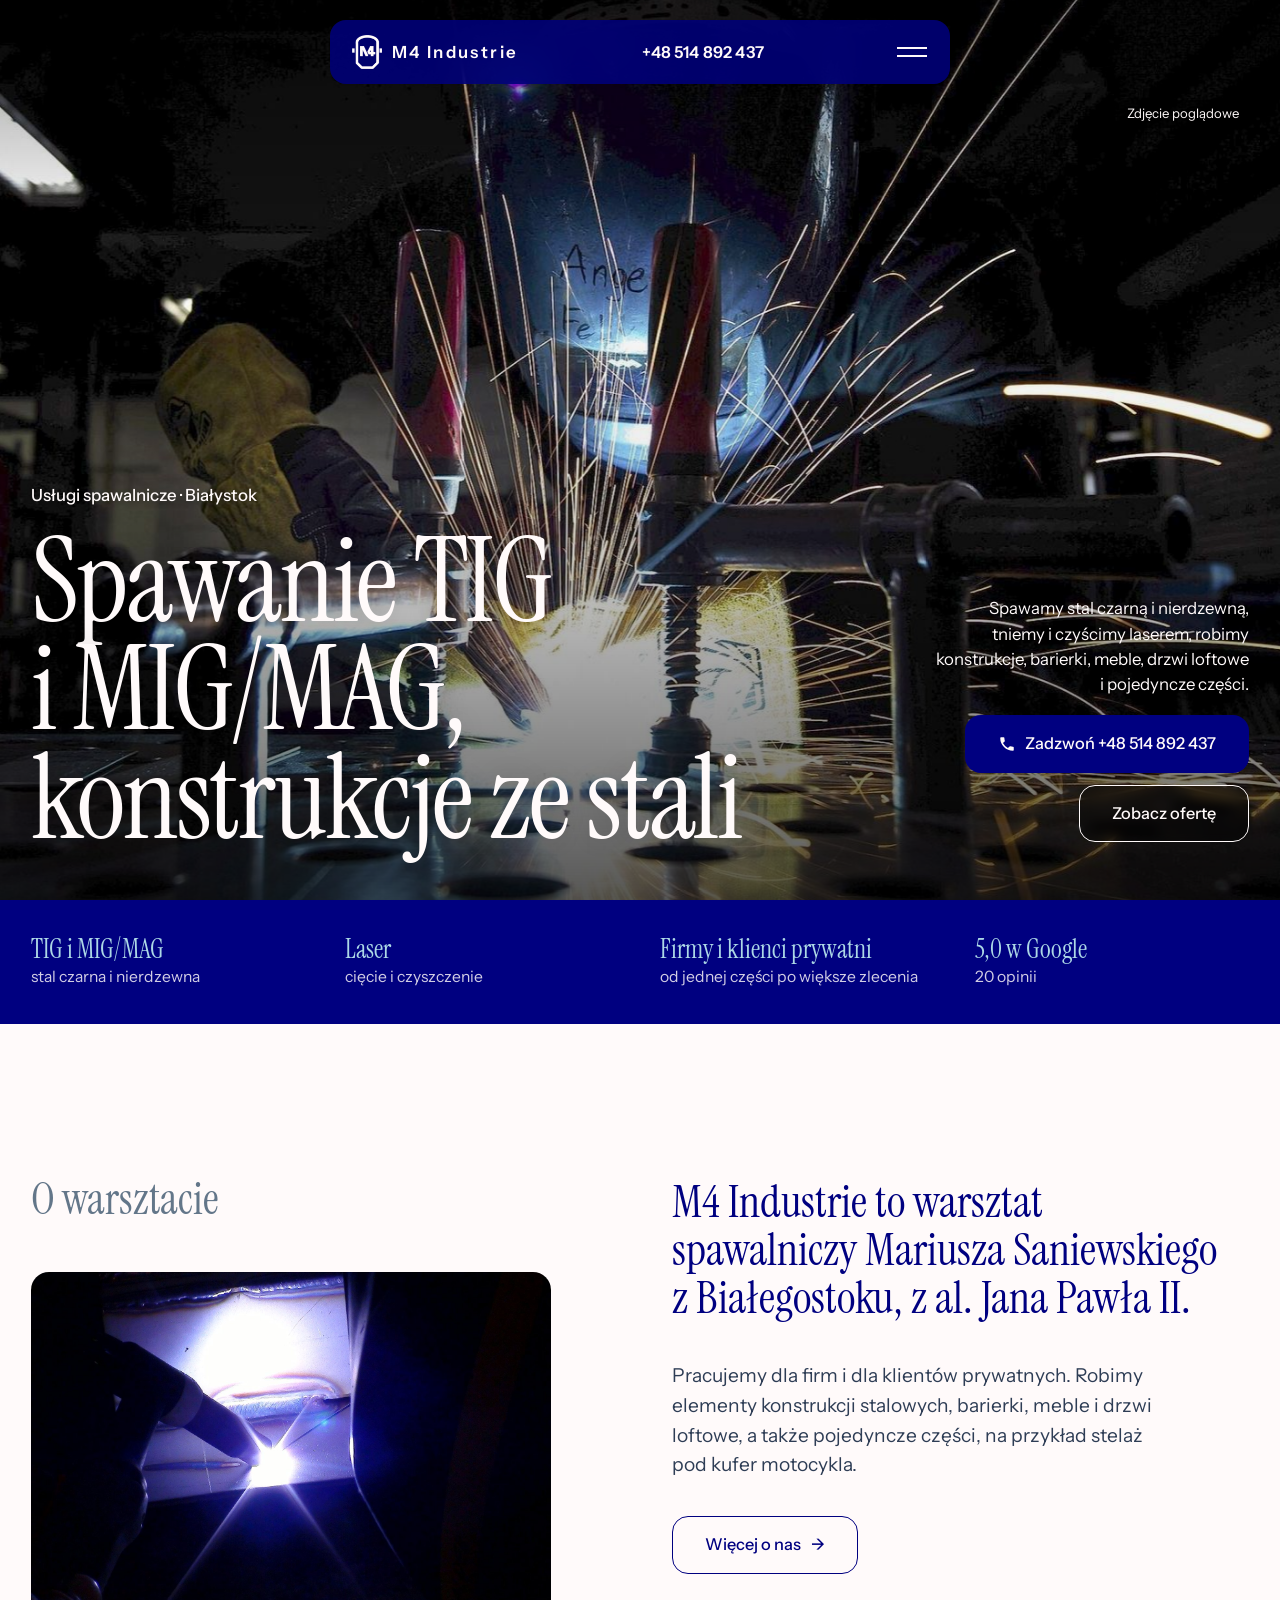
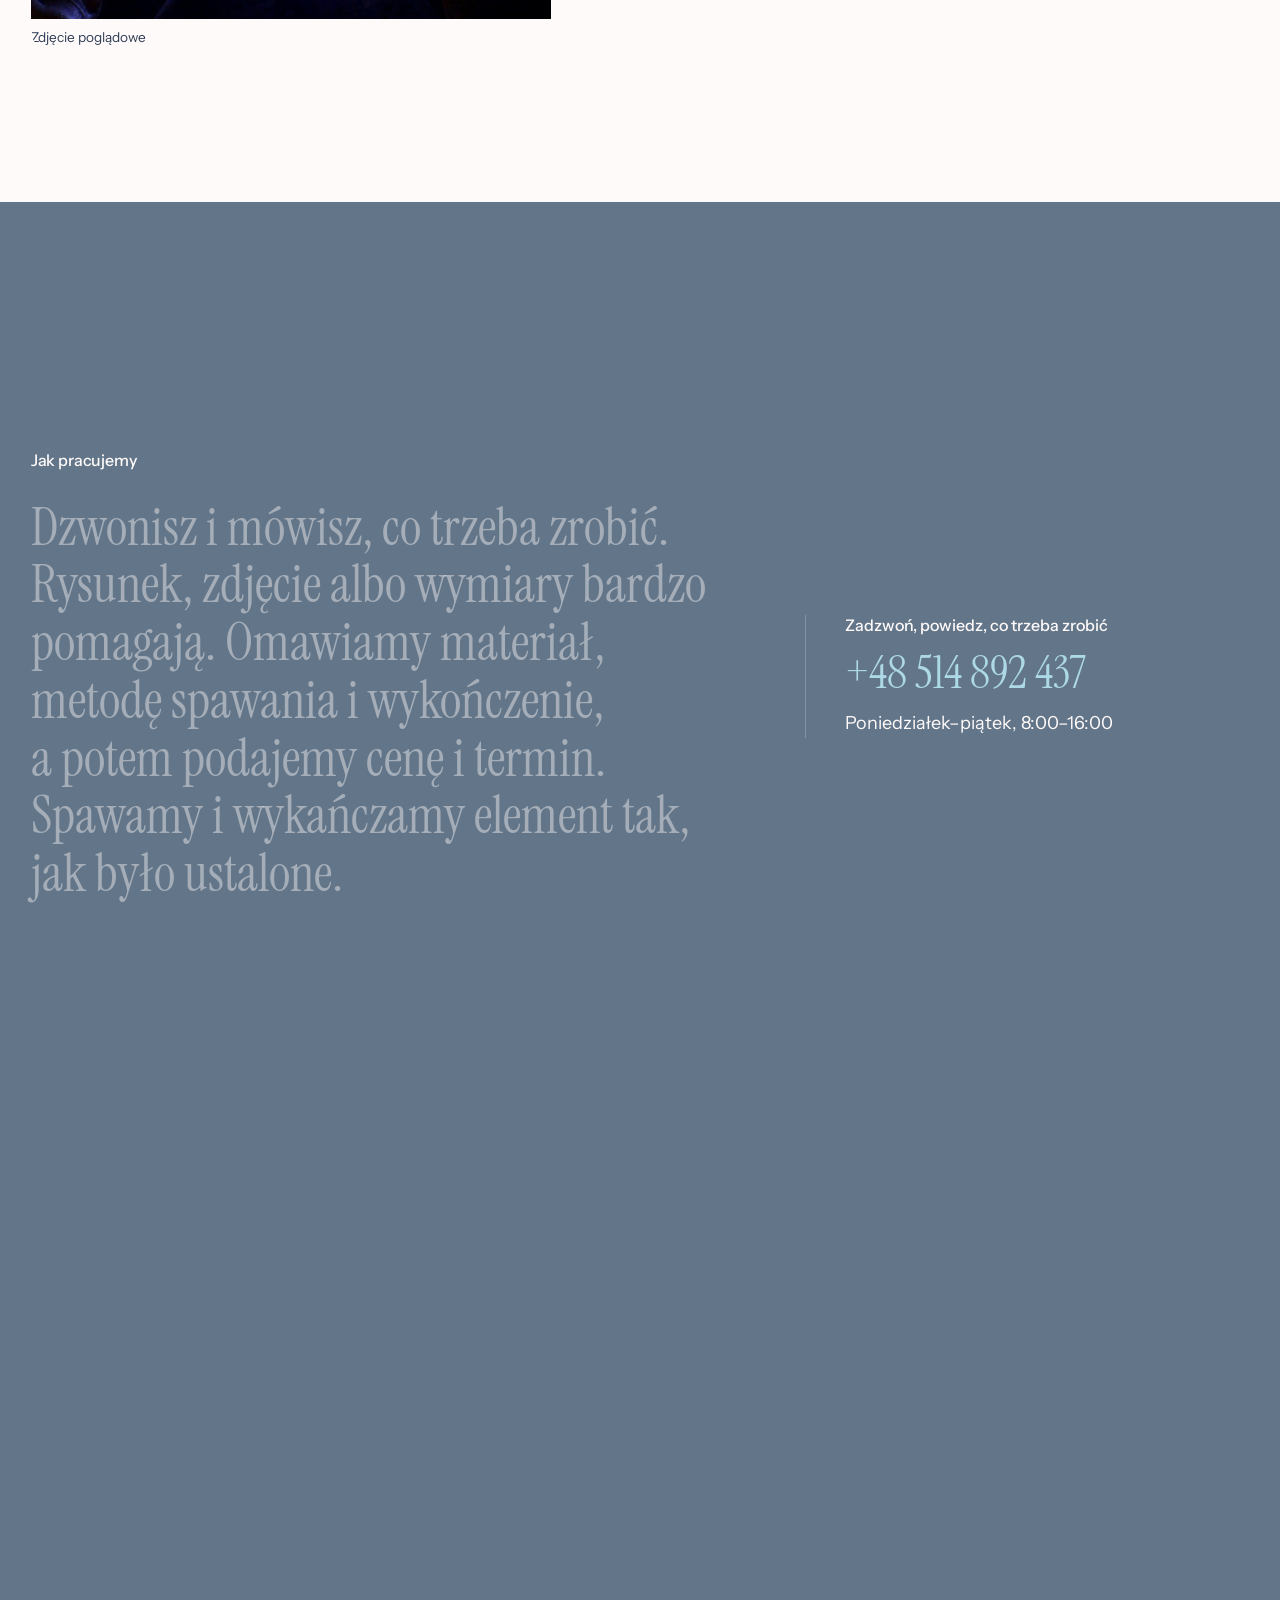
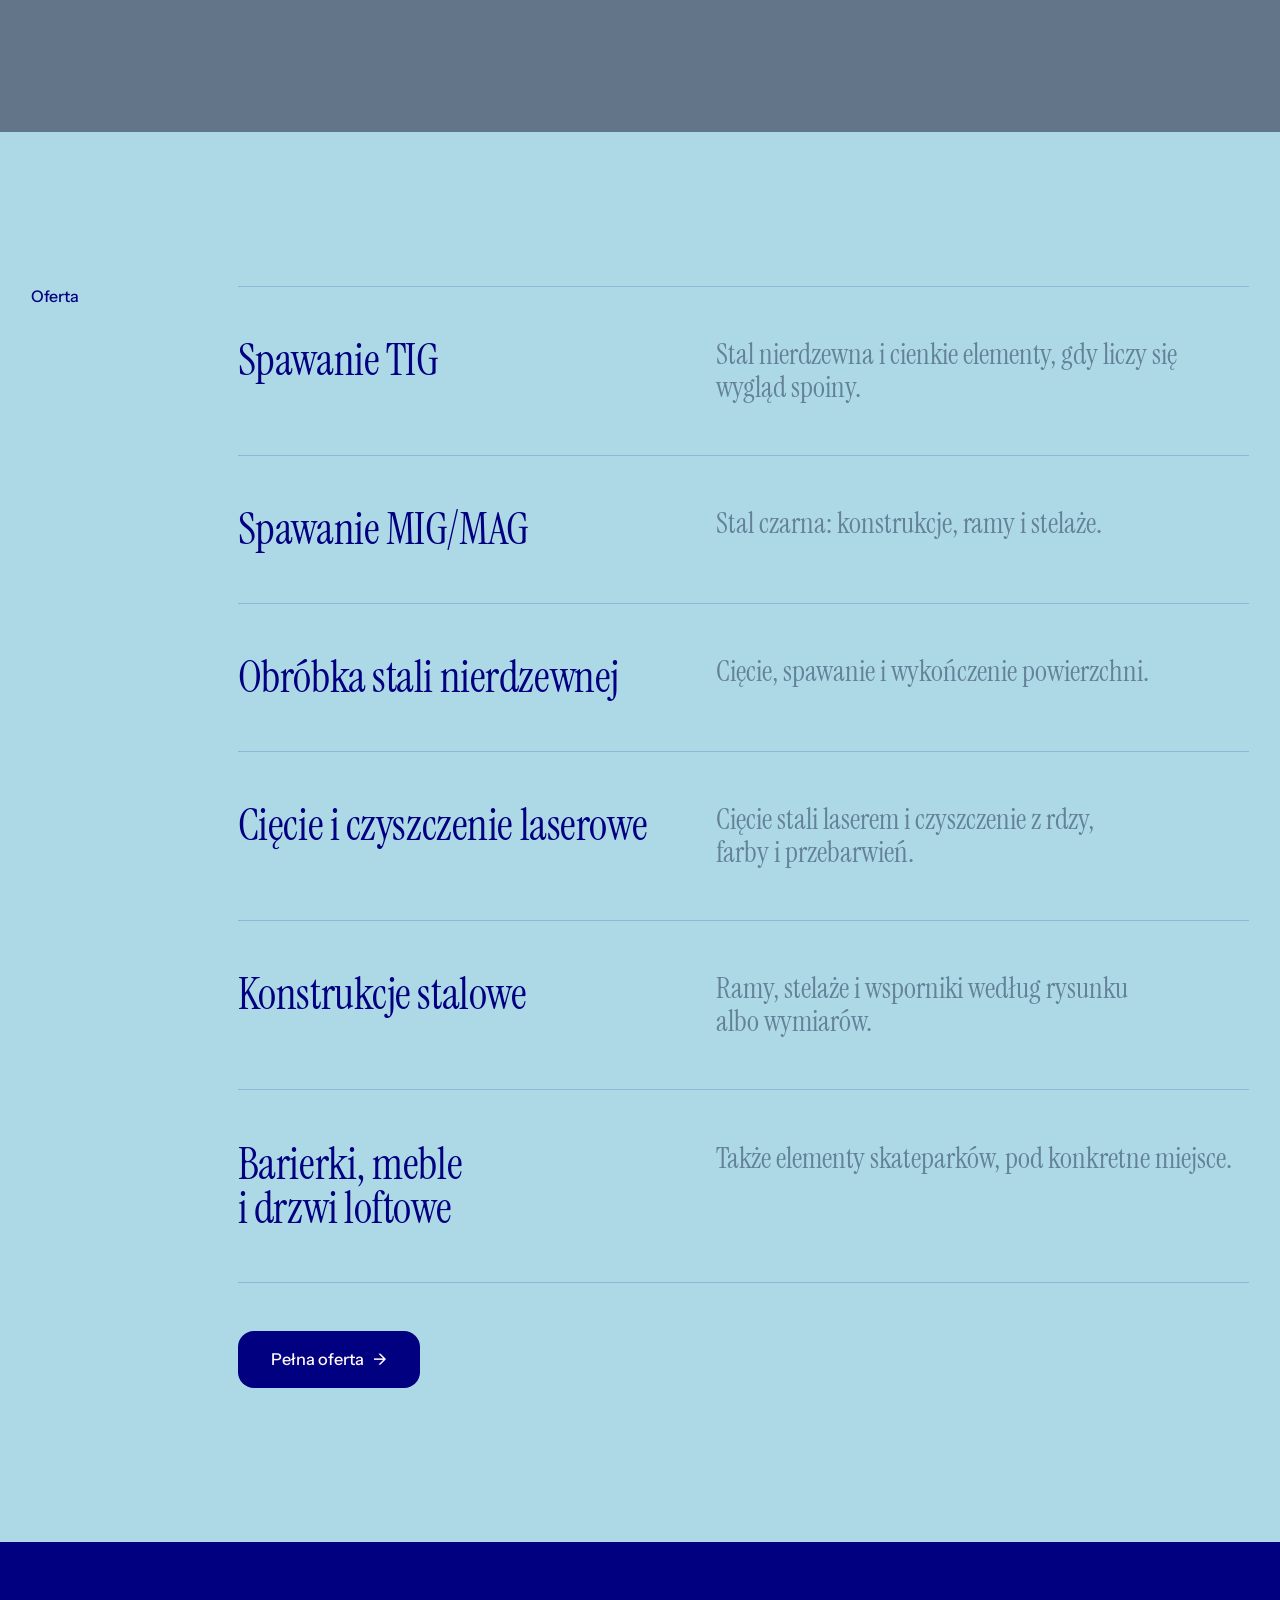
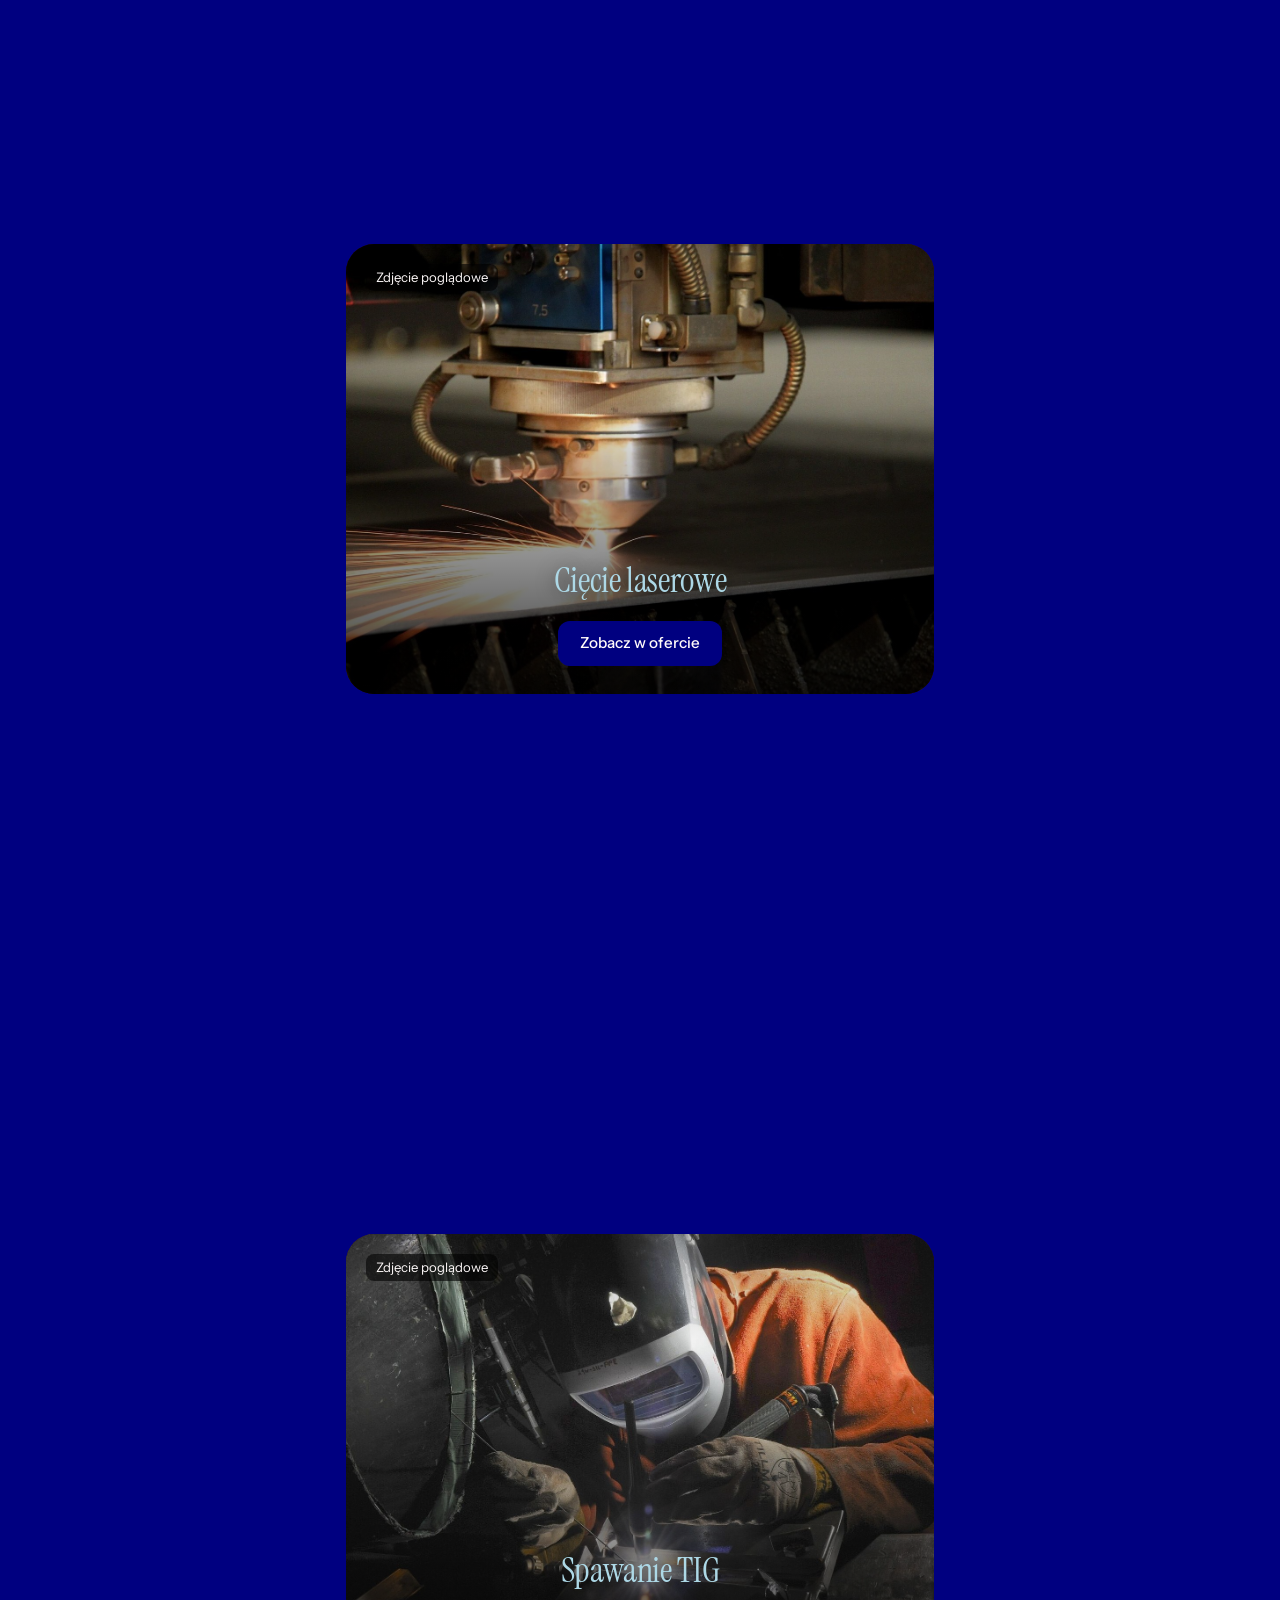
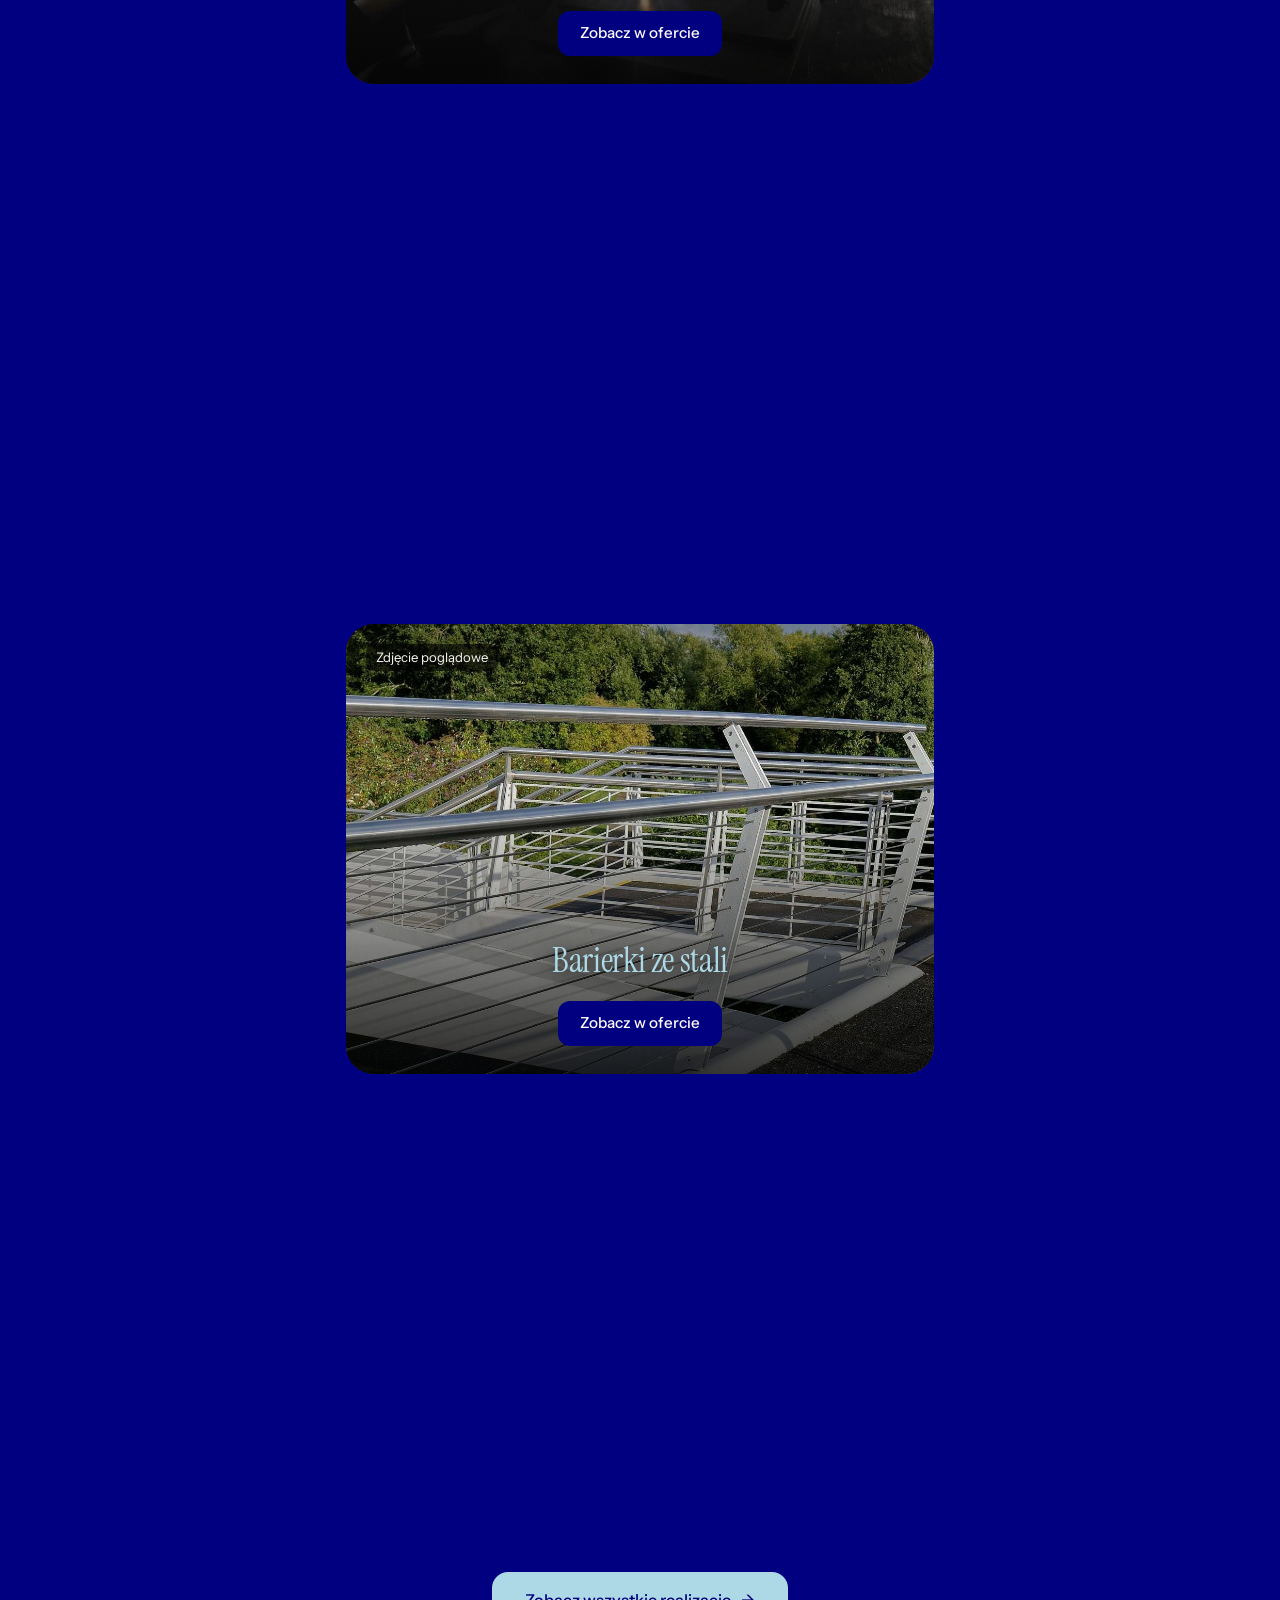
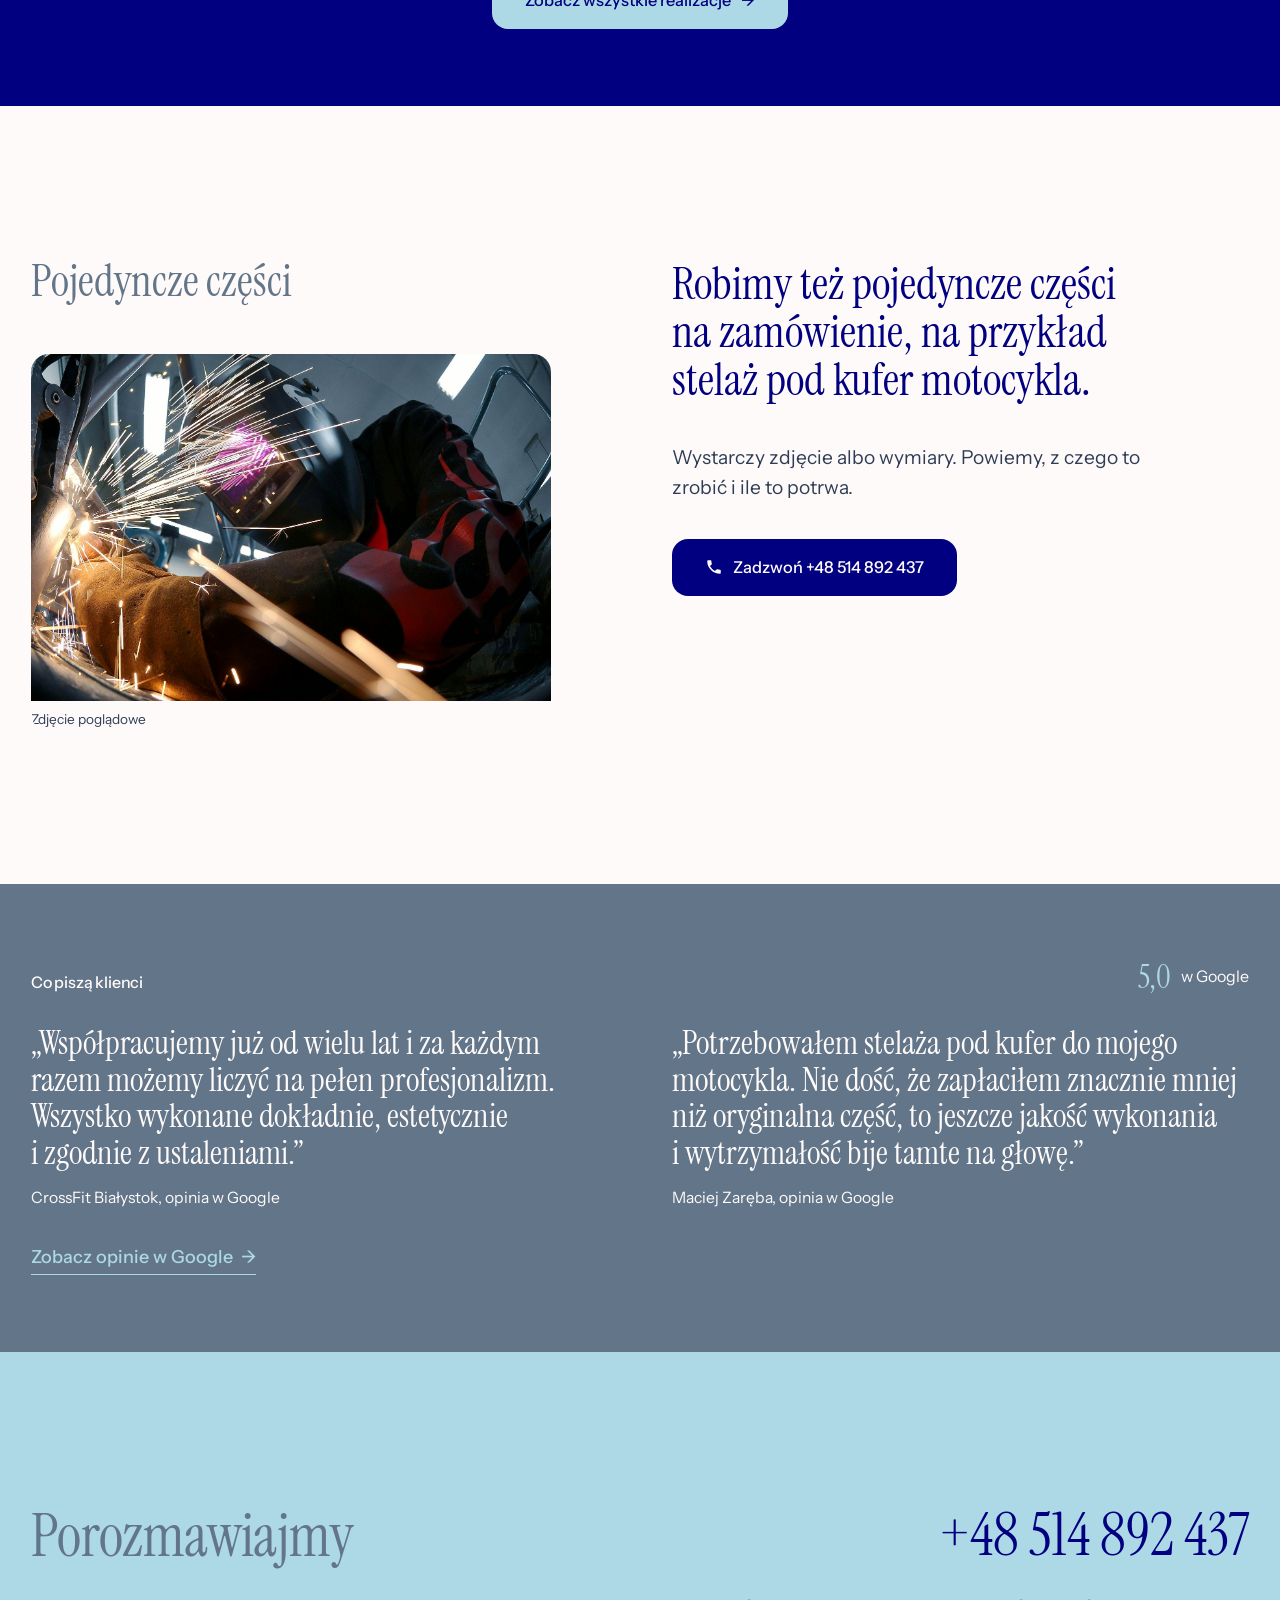
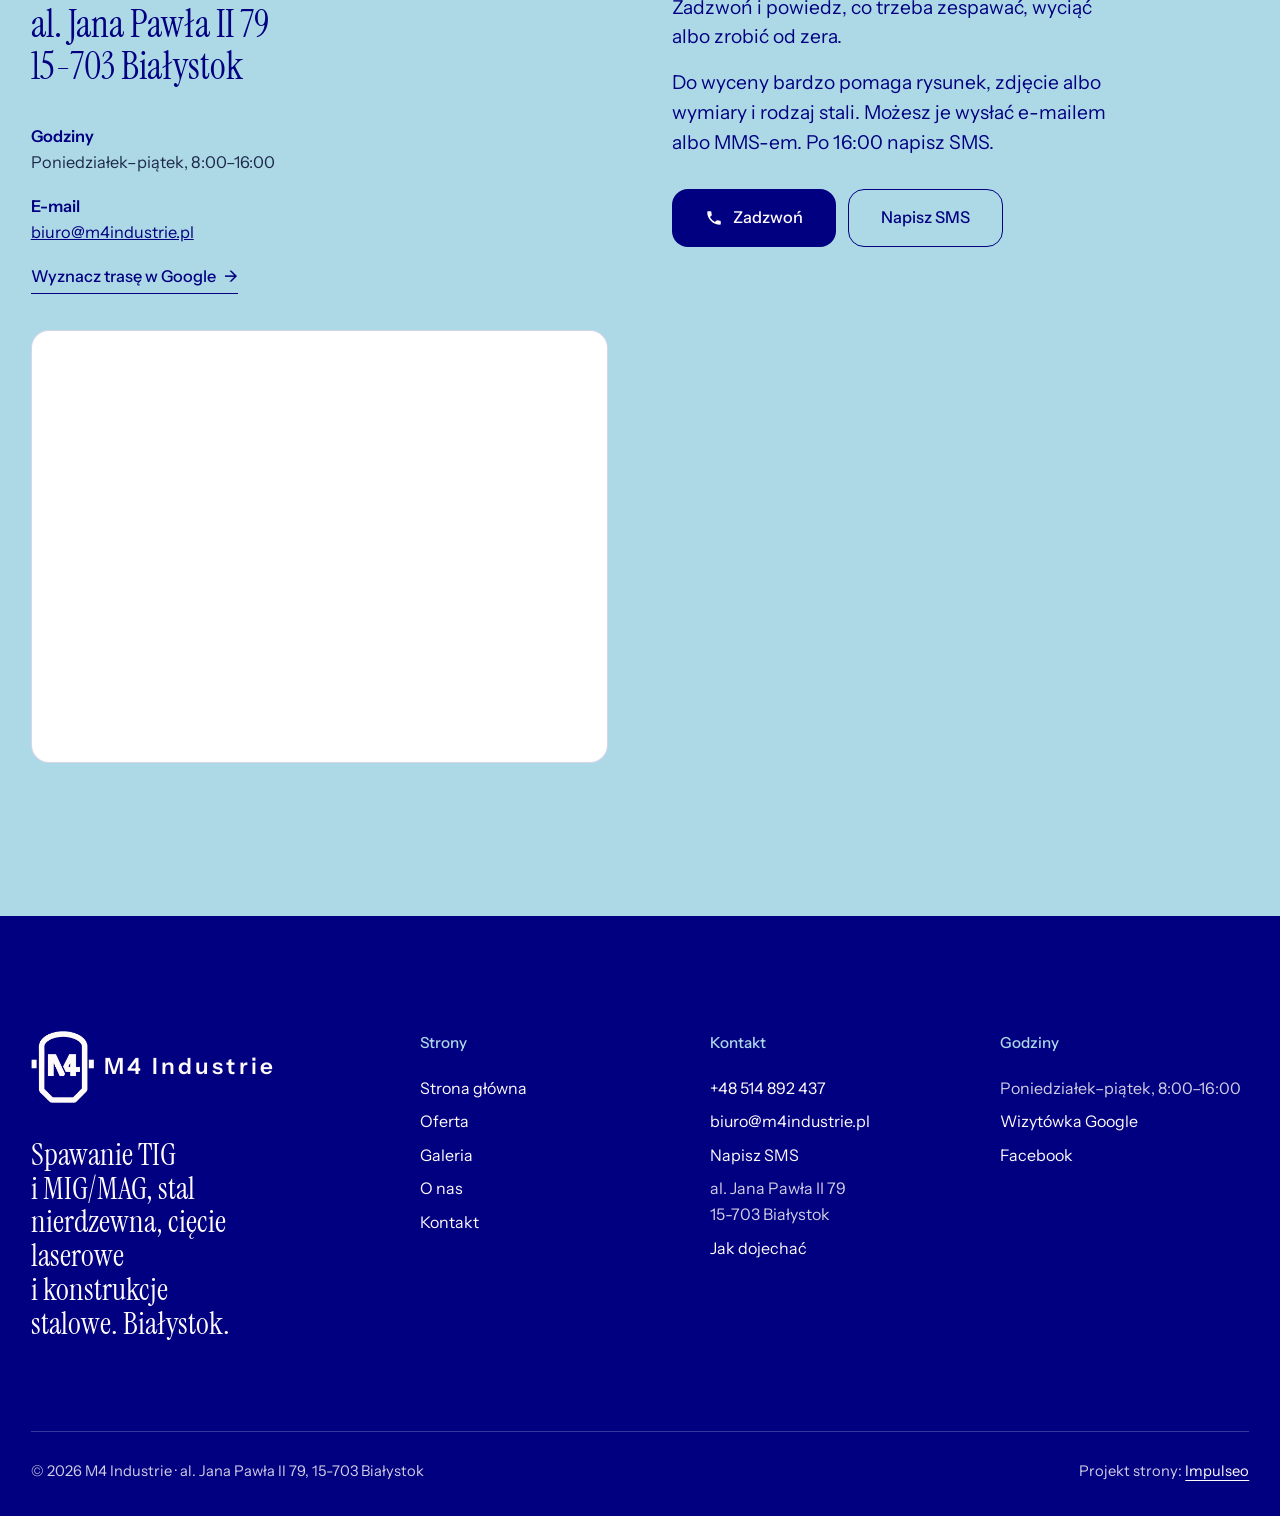
<file: index.html>
<!DOCTYPE html>
<html lang="pl">
<head>
<meta charset="UTF-8">
<meta name="viewport" content="width=device-width, initial-scale=1.0">
<title>Spawanie TIG i MIG/MAG, konstrukcje stalowe · Białystok | M4 Industrie</title>
<meta name="description" content="M4 Industrie, Białystok: spawanie TIG i MIG/MAG, obróbka stali nierdzewnej, cięcie i czyszczenie laserowe, konstrukcje stalowe, barierki i drzwi loftowe. Tel. 514 892 437.">
<link rel="canonical" href="https://impulseo-pl.github.io/mariusz-saniewski/">
<meta name="robots" content="noindex, nofollow">
<meta name="theme-color" content="#000080">
<meta property="og:type" content="website">
<meta property="og:locale" content="pl_PL">
<meta property="og:site_name" content="M4 Industrie">
<meta property="og:title" content="Spawanie TIG i MIG/MAG, konstrukcje stalowe · Białystok | M4 Industrie">
<meta property="og:description" content="M4 Industrie, Białystok: spawanie TIG i MIG/MAG, obróbka stali nierdzewnej, cięcie i czyszczenie laserowe, konstrukcje stalowe, barierki i drzwi loftowe. Tel. 514 892 437.">
<meta property="og:url" content="https://impulseo-pl.github.io/mariusz-saniewski/">
<meta property="og:image" content="https://impulseo-pl.github.io/mariusz-saniewski/img/og.jpg">
<meta property="og:image:width" content="1200">
<meta property="og:image:height" content="630">
<meta name="twitter:card" content="summary_large_image">
<link rel="icon" href="img/logo.png">
<script type="application/ld+json">{"@context": "https://schema.org", "@type": "HomeAndConstructionBusiness", "name": "M4 Industrie", "url": "https://impulseo-pl.github.io/mariusz-saniewski/", "telephone": "+48514892437", "email": "biuro@m4industrie.pl", "image": "https://impulseo-pl.github.io/mariusz-saniewski/img/og.jpg", "address": {"@type": "PostalAddress", "streetAddress": "al. Jana Pawła II 79", "postalCode": "15-703", "addressLocality": "Białystok", "addressCountry": "PL"}, "openingHoursSpecification": [{"@type": "OpeningHoursSpecification", "dayOfWeek": ["Monday", "Tuesday", "Wednesday", "Thursday", "Friday"], "opens": "08:00", "closes": "16:00"}], "aggregateRating": {"@type": "AggregateRating", "ratingValue": "5.0", "reviewCount": "20"}, "areaServed": "Białystok", "sameAs": ["https://www.google.com/maps/place/?q=place_id:ChIJHxGFFiL9H0cROEHwIPVMXDA", "https://www.facebook.com/m4industrie/"]}</script>
<script>document.documentElement.classList.add('js')</script>
<link rel="preload" as="image" href="img/hero.jpg" fetchpriority="high">
<link rel="preconnect" href="https://fonts.googleapis.com">
<link rel="preconnect" href="https://fonts.gstatic.com" crossorigin>
<link href="https://fonts.googleapis.com/css2?family=Instrument+Sans:wght@400..600&family=Instrument+Serif&display=swap" rel="stylesheet">
<link rel="stylesheet" href="assets/styles.css?v=20261118b">
<style>:root{--cacao:#000080;--bordeaux:#637689;--carmine:#000080;--brass:#ADD8E6;--bone:#FFFAFA;--bone-hi:#FFFFFF;--ink:#000080;--ink-2:#2E3D55;--on-dark:#FFFAFA;--on-dark-2:rgba(255,250,250,.82);--line:rgba(0,0,128,.16);--line-dark:rgba(255,250,250,.22)}.bordeaux{--on-dark-2:#FFFAFA}.ice,#oferta,#kontakt,.faq-sec{background:#ADD8E6}.ice .lead,#oferta .lead,#kontakt .lead,#oferta p,#kontakt p{color:#000080}#kontakt .contact-meta p,#oferta .svc-row p{color:#1B2A4A}.btn-main:hover{background:#637689}.pill{background:rgba(0,0,128,.84)}.pill.solid{background:rgba(0,0,128,.95)}.burger:hover{background:rgba(255,250,250,.12)}.js .reveal-text .w{color:rgba(255,250,250,.42)}.card::after{background:linear-gradient(180deg,rgba(0,0,0,.25) 0%,rgba(0,0,0,0) 30%,rgba(0,0,0,.78) 100%)}.card h3{text-shadow:0 2px 18px rgba(0,0,0,.7)}.form input::placeholder,.form textarea::placeholder{color:rgba(0,0,128,.7)}.lb{background:rgba(0,0,40,.94)}.btn-on-photo{background:rgba(0,0,0,.35)}.phead-img .poglad,.hero-cap,.card-cap{background:rgba(0,0,0,.6)}.pill-logo .mark{height:34px;width:auto}.foot-logo .mark{height:72px;width:auto}@media (max-width:700px){.pill-logo .word{display:inline;font-size:.92rem;letter-spacing:.04em}}.hero-img{object-position:50% 50%}</style>
<script src="assets/lenis.min.js?v=1.1.20" defer></script>
<script src="assets/main.js?v=20261118b" defer></script>
</head>
<body>
<a class="skip" href="#tresc">Przejdź do treści</a>
<header class="pill">
  <a class="pill-logo" href="index.html" aria-label="M4 Industrie - strona główna"><img class="mark" src="img/logo-znak.png" width="234" height="265" alt=""><span class="word">M4 Industrie</span></a>
  <a class="pill-phone" href="tel:+48514892437">+48 514 892 437</a>
  <button class="burger" type="button" aria-expanded="false" aria-controls="menu" aria-label="Otwórz menu"><i></i><i></i></button>
</header>
<div class="menu" id="menu" aria-hidden="true">
  <div class="menu-grid">
    <nav class="menu-links" aria-label="Menu główne">
      <a href="index.html" aria-current="page">Strona główna</a>
      <a href="oferta.html">Oferta</a>
      <a href="realizacje.html">Galeria</a>
      <a href="o-nas.html">O nas</a>
      <a href="kontakt.html">Kontakt</a>
    </nav>
    <div class="menu-side">
      <div><b>Telefon</b><a href="tel:+48514892437">+48 514 892 437</a></div>
      <div><b>Warsztat</b>al. Jana Pawła II 79, 15-703 Białystok</div>
      <div><b>Godziny</b>Poniedziałek–piątek, 8:00–16:00</div>
    </div>
  </div>
</div>
<main id="tresc">
<section class="hero">
  <img class="hero-img" src="img/hero.jpg" width="1600" height="1067" alt="Iskry przy spawaniu na stole spawalniczym z&nbsp;dociskami" fetchpriority="high"><span class="hero-cap">Zdjęcie poglądowe</span>
  <div class="hero-in">
    <div>
      <p class="hero-kicker">Usługi spawalnicze · Białystok</p>
      <h1>Spawanie TIG i&nbsp;MIG/MAG, konstrukcje ze&nbsp;stali</h1>
    </div>
    <div class="hero-side">
      <p>Spawamy stal czarną i&nbsp;nierdzewną, tniemy i&nbsp;czyścimy laserem, robimy konstrukcje, barierki, meble, drzwi loftowe i&nbsp;pojedyncze części.</p>
      <div class="btn-row">
        <a class="btn btn-main hero-call" href="tel:+48514892437"><svg class="ico" viewBox="0 0 24 24" fill="none" aria-hidden="true"><path d="M6.6 10.8a15.5 15.5 0 0 0 6.6 6.6l2.2-2.2a1 1 0 0 1 1-.24 11.4 11.4 0 0 0 3.6.58 1 1 0 0 1 1 1V20a1 1 0 0 1-1 1A17 17 0 0 1 3 4a1 1 0 0 1 1-1h3.5a1 1 0 0 1 1 1c0 1.25.2 2.45.57 3.57a1 1 0 0 1-.25 1L6.6 10.8Z" fill="currentColor"/></svg>Zadzwoń +48 514 892 437</a>
        <a class="btn btn-line btn-on-photo" href="oferta.html">Zobacz ofertę</a>
      </div>
    </div>
  </div>
</section>

<section class="facts cacao dark" aria-label="Najważniejsze informacje">
  <ul class="wrap facts-list">
    <li><b>TIG i MIG/MAG</b>stal czarna i&nbsp;nierdzewna</li>
    <li><b>Laser</b>cięcie i&nbsp;czyszczenie</li>
    <li><b>Firmy i&nbsp;klienci prywatni</b>od&nbsp;jednej części po&nbsp;większe zlecenia</li>
    <li><b>5,0 w Google</b>20 opinii</li>
  </ul>
</section>

<section class="sec bone" id="o-nas">
  <div class="wrap about">
    <div class="about-left up">
      <p class="label-serif">O&nbsp;warsztacie</p><figure class="about-fig"><img src="img/g3.jpg" width="1600" height="1200" alt="Spawanie metodą TIG" loading="lazy"><figcaption class="poglad">Zdjęcie poglądowe</figcaption></figure>
    </div>
    <div class="about-right up">
      <p class="statement">M4 Industrie to warsztat spawalniczy Mariusza Saniewskiego z&nbsp;Białegostoku, z&nbsp;al. Jana Pawła II.</p>
      <p class="lead">Pracujemy dla firm i&nbsp;dla klientów prywatnych. Robimy elementy konstrukcji stalowych, barierki, meble i&nbsp;drzwi loftowe, a&nbsp;także pojedyncze części, na przykład stelaż pod kufer motocykla.</p>
      <div class="btn-row"><a class="btn btn-line" href="o-nas.html">Więcej o&nbsp;nas <span aria-hidden="true">→</span></a></div>
    </div>
  </div>
</section>

<section class="reveal-sec bordeaux dark" aria-labelledby="jak">
  <div class="reveal-stick">
    <div class="reveal-main">
      <h2 class="label" id="jak">Jak pracujemy</h2>
      <p class="reveal-text">Dzwonisz i&nbsp;mówisz, co trzeba zrobić. Rysunek, zdjęcie albo wymiary bardzo pomagają. Omawiamy materiał, metodę spawania i&nbsp;wykończenie, a&nbsp;potem podajemy cenę i&nbsp;termin. Spawamy i&nbsp;wykańczamy element tak, jak było ustalone.</p>
    </div>
    <aside class="reveal-aside">
      <p class="label">Zadzwoń, powiedz, co trzeba zrobić</p>
      <a class="reveal-phone" href="tel:+48514892437">+48 514 892 437</a>
      <p>Poniedziałek–piątek, 8:00–16:00</p>
    </aside>
  </div>
</section>

<section class="sec bone" id="oferta">
  <div class="wrap svc">
    <h2 class="label">Oferta</h2>
    <div>
      <div class="svc-list">
      <a class="svc-row" href="oferta.html#tig"><h3>Spawanie TIG</h3><p>Stal nierdzewna i&nbsp;cienkie elementy, gdy liczy się wygląd spoiny.</p></a>
      <a class="svc-row" href="oferta.html#mig"><h3>Spawanie MIG/MAG</h3><p>Stal czarna: konstrukcje, ramy i&nbsp;stelaże.</p></a>
      <a class="svc-row" href="oferta.html#nierdzewna"><h3>Obróbka stali nierdzewnej</h3><p>Cięcie, spawanie i&nbsp;wykończenie powierzchni.</p></a>
      <a class="svc-row" href="oferta.html#laser"><h3>Cięcie i&nbsp;czyszczenie laserowe</h3><p>Cięcie stali laserem i&nbsp;czyszczenie z&nbsp;rdzy, farby i&nbsp;przebarwień.</p></a>
      <a class="svc-row" href="oferta.html#konstrukcje"><h3>Konstrukcje stalowe</h3><p>Ramy, stelaże i&nbsp;wsporniki według rysunku albo wymiarów.</p></a>
      <a class="svc-row" href="oferta.html#barierki"><h3>Barierki, meble i&nbsp;drzwi loftowe</h3><p>Także elementy skateparków, pod konkretne miejsce.</p></a>
      </div>
      <div class="svc-foot"><a class="btn btn-main" href="oferta.html">Pełna oferta <span aria-hidden="true">→</span></a></div>
    </div>
  </div>
</section>

<section class="cards cacao dark" aria-label="Realizacje">
  <div class="card-wrap"><div class="card-stick">
    <a class="card" href="oferta.html#laser"><img src="img/ph1.jpg" width="1600" height="1067" alt="Głowica lasera tnąca blachę" decoding="async"><span class="card-cap">Zdjęcie poglądowe</span><span class="card-in"><h3>Cięcie laserowe</h3><span class="btn btn-main btn-sm">Zobacz w&nbsp;ofercie</span></span></a>
  </div></div>
  <div class="card-wrap"><div class="card-stick">
    <a class="card" href="oferta.html#tig"><img src="img/ph2.jpg" width="1600" height="1063" alt="Spawanie metodą TIG" loading="lazy" decoding="async"><span class="card-cap">Zdjęcie poglądowe</span><span class="card-in"><h3>Spawanie TIG</h3><span class="btn btn-main btn-sm">Zobacz w&nbsp;ofercie</span></span></a>
  </div></div>
  <div class="card-wrap"><div class="card-stick">
    <a class="card" href="oferta.html#barierki"><img src="img/g5.jpg" width="1360" height="907" alt="Barierki ze stali nierdzewnej na kładce" loading="lazy" decoding="async"><span class="card-cap">Zdjęcie poglądowe</span><span class="card-in"><h3>Barierki ze stali</h3><span class="btn btn-main btn-sm">Zobacz w&nbsp;ofercie</span></span></a>
  </div></div>
  <div class="wrap cards-foot"><a class="btn btn-brass" href="realizacje.html">Zobacz wszystkie realizacje <span aria-hidden="true">→</span></a></div>
</section>

<section class="sec bone" id="na-zamowienie">
  <div class="wrap about">
    <div class="about-left up">
      <p class="label-serif">Pojedyncze części</p><figure class="about-fig"><img src="img/g4.jpg" width="1600" height="1121" alt="Szlifowanie stalowego elementu, snop iskier" loading="lazy"><figcaption class="poglad">Zdjęcie poglądowe</figcaption></figure>
    </div>
    <div class="about-right up">
      <p class="statement">Robimy też pojedyncze części na zamówienie, na przykład stelaż pod kufer motocykla.</p>
      <p class="lead">Wystarczy zdjęcie albo wymiary. Powiemy, z&nbsp;czego to zrobić i&nbsp;ile to potrwa.</p>
      <div class="btn-row"><a class="btn btn-main" href="tel:+48514892437"><svg class="ico" viewBox="0 0 24 24" fill="none" aria-hidden="true"><path d="M6.6 10.8a15.5 15.5 0 0 0 6.6 6.6l2.2-2.2a1 1 0 0 1 1-.24 11.4 11.4 0 0 0 3.6.58 1 1 0 0 1 1 1V20a1 1 0 0 1-1 1A17 17 0 0 1 3 4a1 1 0 0 1 1-1h3.5a1 1 0 0 1 1 1c0 1.25.2 2.45.57 3.57a1 1 0 0 1-.25 1L6.6 10.8Z" fill="currentColor"/></svg>Zadzwoń +48 514 892 437</a></div>
    </div>
  </div>
</section>

<section class="bordeaux dark opinie-mini" id="opinie">
  <div class="wrap">
    <div class="quotes-head" style="margin-bottom:32px">
      <h2 class="label">Co piszą klienci</h2>
      <a class="rating" href="https://www.google.com/maps/place/?q=place_id:ChIJHxGFFiL9H0cROEHwIPVMXDA" target="_blank" rel="noopener"><b>5,0</b><span>w&nbsp;Google</span></a>
    </div>
    <div class="quotes-two">
      <figure class="quote-mini"><blockquote>„Współpracujemy już od wielu lat i&nbsp;za każdym razem możemy liczyć na pełen profesjonalizm. Wszystko wykonane dokładnie, estetycznie i&nbsp;zgodnie z&nbsp;ustaleniami.”</blockquote><figcaption>CrossFit Białystok, opinia w Google</figcaption></figure>
      <figure class="quote-mini"><blockquote>„Potrzebowałem stelaża pod kufer do&nbsp;mojego motocykla. Nie dość, że zapłaciłem znacznie mniej niż oryginalna część, to jeszcze jakość wykonania i&nbsp;wytrzymałość bije tamte na głowę.”</blockquote><figcaption>Maciej Zaręba, opinia w Google</figcaption></figure>
    </div>
    <p style="margin-top:32px"><a class="link" href="https://www.google.com/maps/place/?q=place_id:ChIJHxGFFiL9H0cROEHwIPVMXDA" target="_blank" rel="noopener">Zobacz opinie w&nbsp;Google <span aria-hidden="true">→</span></a></p>
  </div>
</section>

<section class="sec bone" id="kontakt">
  <div class="wrap contact">
    <div class="up">
      <h2>Porozmawiajmy</h2>
      <p class="big-addr">al. Jana Pawła II 79<br>15-703 Białystok</p>
      <div class="contact-meta">
        <p><b>Godziny</b>Poniedziałek–piątek, 8:00–16:00</p>
        <p><b>E-mail</b><a href="mailto:biuro@m4industrie.pl">biuro@m4industrie.pl</a></p>
        <p><a class="link" href="https://www.google.com/maps/place/?q=place_id:ChIJHxGFFiL9H0cROEHwIPVMXDA" target="_blank" rel="noopener">Wyznacz trasę w&nbsp;Google <span aria-hidden="true">→</span></a></p>
      </div>
      <div class="map"><iframe src="https://maps.google.com/maps?q=M4%20Industrie%2C%20al.%20Jana%20Paw%C5%82a%20II%2079%2C%20Bia%C5%82ystok&z=15&output=embed" title="Mapa dojazdu, al. Jana Pawła II 79, 15-703 Białystok" loading="lazy" referrerpolicy="no-referrer-when-downgrade"></iframe></div>
    </div>
    <div class="contact-right up" id="formularz">
      <a class="big-phone" href="tel:+48514892437">+48 514 892 437</a>
      <p class="lead">Zadzwoń i&nbsp;powiedz, co trzeba zespawać, wyciąć albo zrobić od&nbsp;zera.</p>
      <p class="lead" style="margin-top:16px">Do wyceny bardzo pomaga rysunek, zdjęcie albo wymiary i&nbsp;rodzaj stali. Możesz je wysłać e-mailem albo MMS-em. Po&nbsp;16:00 napisz SMS.</p>
      <div class="contact-cta">
        <a class="btn btn-main" href="tel:+48514892437"><svg class="ico" viewBox="0 0 24 24" fill="none" aria-hidden="true"><path d="M6.6 10.8a15.5 15.5 0 0 0 6.6 6.6l2.2-2.2a1 1 0 0 1 1-.24 11.4 11.4 0 0 0 3.6.58 1 1 0 0 1 1 1V20a1 1 0 0 1-1 1A17 17 0 0 1 3 4a1 1 0 0 1 1-1h3.5a1 1 0 0 1 1 1c0 1.25.2 2.45.57 3.57a1 1 0 0 1-.25 1L6.6 10.8Z" fill="currentColor"/></svg>Zadzwoń</a>
        <a class="btn btn-line" href="sms:+48514892437?body=Dzie%C5%84%20dobry%2C%20pytam%20o%3A%20%28spawanie%2Fci%C4%99cie%2Fkonstrukcja%29.%20Materia%C5%82%20i%20wymiary%3A%20...">Napisz SMS</a>
      </div>
    </div>
  </div>
</section>
</main>
<footer class="foot dark">
  <div class="wrap">
    <div class="foot-top">
      <div>
        <a class="foot-logo" href="index.html" aria-label="M4 Industrie - strona główna"><img class="mark" src="img/logo-znak.png" width="234" height="265" alt=""><span class="word">M4 Industrie</span></a>
        <p class="foot-claim">Spawanie TIG i&nbsp;MIG/MAG, stal nierdzewna, cięcie laserowe i&nbsp;konstrukcje stalowe. Białystok.</p>
      </div>
      <div><h4>Strony</h4><ul><li><a href="index.html">Strona główna</a></li><li><a href="oferta.html">Oferta</a></li><li><a href="realizacje.html">Galeria</a></li><li><a href="o-nas.html">O nas</a></li><li><a href="kontakt.html">Kontakt</a></li></ul></div>
      <div><h4>Kontakt</h4><ul>
        <li><a href="tel:+48514892437">+48 514 892 437</a></li><li><a href="mailto:biuro@m4industrie.pl">biuro@m4industrie.pl</a></li><li><a href="sms:+48514892437?body=Dzie%C5%84%20dobry%2C%20pytam%20o%3A%20%28spawanie%2Fci%C4%99cie%2Fkonstrukcja%29.%20Materia%C5%82%20i%20wymiary%3A%20...">Napisz SMS</a></li><li>al. Jana Pawła II 79<br>15-703 Białystok</li><li><a href="https://www.google.com/maps/place/?q=place_id:ChIJHxGFFiL9H0cROEHwIPVMXDA" target="_blank" rel="noopener">Jak dojechać</a></li>
      </ul></div>
      <div><h4>Godziny</h4><ul>
        <li>Poniedziałek–piątek, 8:00–16:00</li><li><a href="https://www.google.com/maps/place/?q=place_id:ChIJHxGFFiL9H0cROEHwIPVMXDA" target="_blank" rel="noopener">Wizytówka Google</a></li><li><a href="https://www.facebook.com/m4industrie/" target="_blank" rel="noopener">Facebook</a></li>
      </ul></div>
    </div>
    <div class="foot-bottom">
      <span>© 2026 M4 Industrie · al. Jana Pawła II 79, 15-703 Białystok</span>
      <span>Projekt strony: <a href="https://impulseo.pl" target="_blank" rel="noopener">Impulseo</a></span>
    </div>
  </div>
</footer>
<div class="callbar">
  <a class="btn btn-main" href="tel:+48514892437"><svg class="ico" viewBox="0 0 24 24" fill="none" aria-hidden="true"><path d="M6.6 10.8a15.5 15.5 0 0 0 6.6 6.6l2.2-2.2a1 1 0 0 1 1-.24 11.4 11.4 0 0 0 3.6.58 1 1 0 0 1 1 1V20a1 1 0 0 1-1 1A17 17 0 0 1 3 4a1 1 0 0 1 1-1h3.5a1 1 0 0 1 1 1c0 1.25.2 2.45.57 3.57a1 1 0 0 1-.25 1L6.6 10.8Z" fill="currentColor"/></svg>Zadzwoń</a>
  <a class="btn btn-line" href="sms:+48514892437?body=Dzie%C5%84%20dobry%2C%20pytam%20o%3A%20%28spawanie%2Fci%C4%99cie%2Fkonstrukcja%29.%20Materia%C5%82%20i%20wymiary%3A%20...">Napisz SMS</a>
</div>
</body>
</html>
</file>
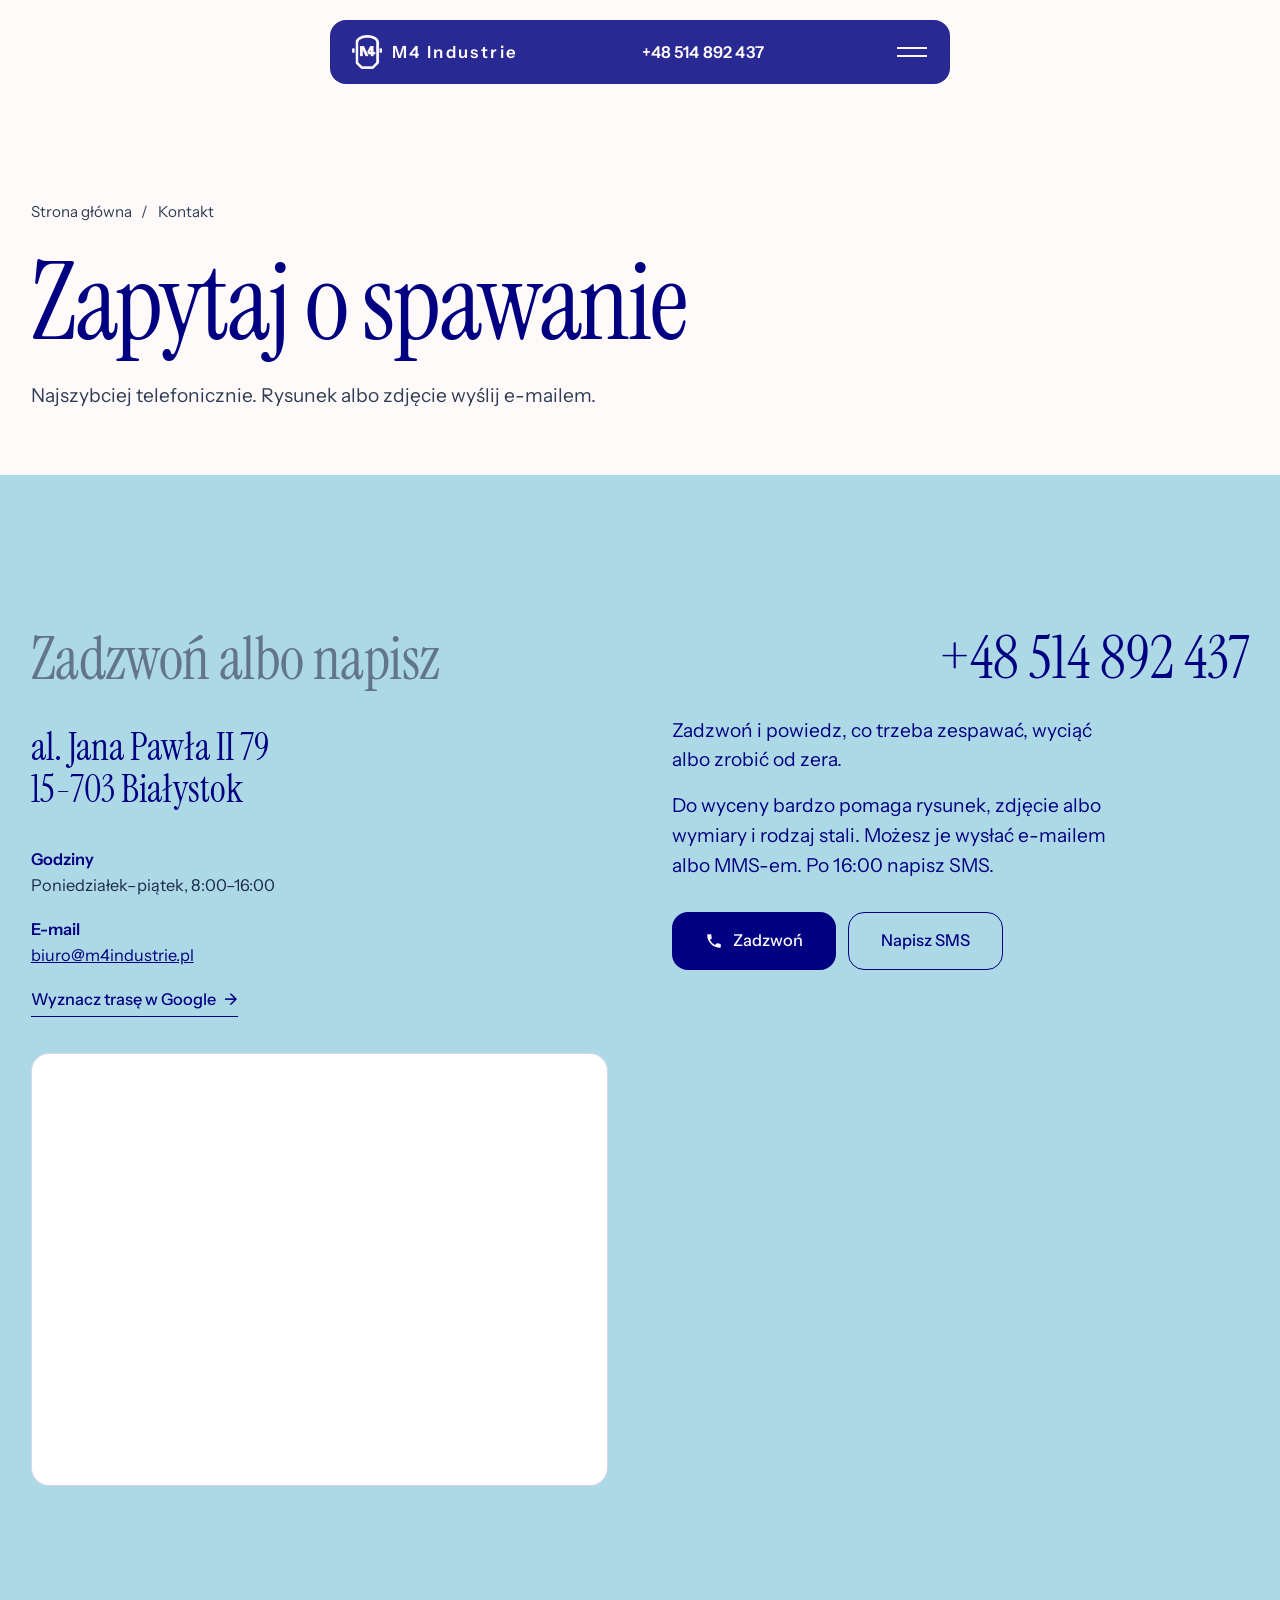
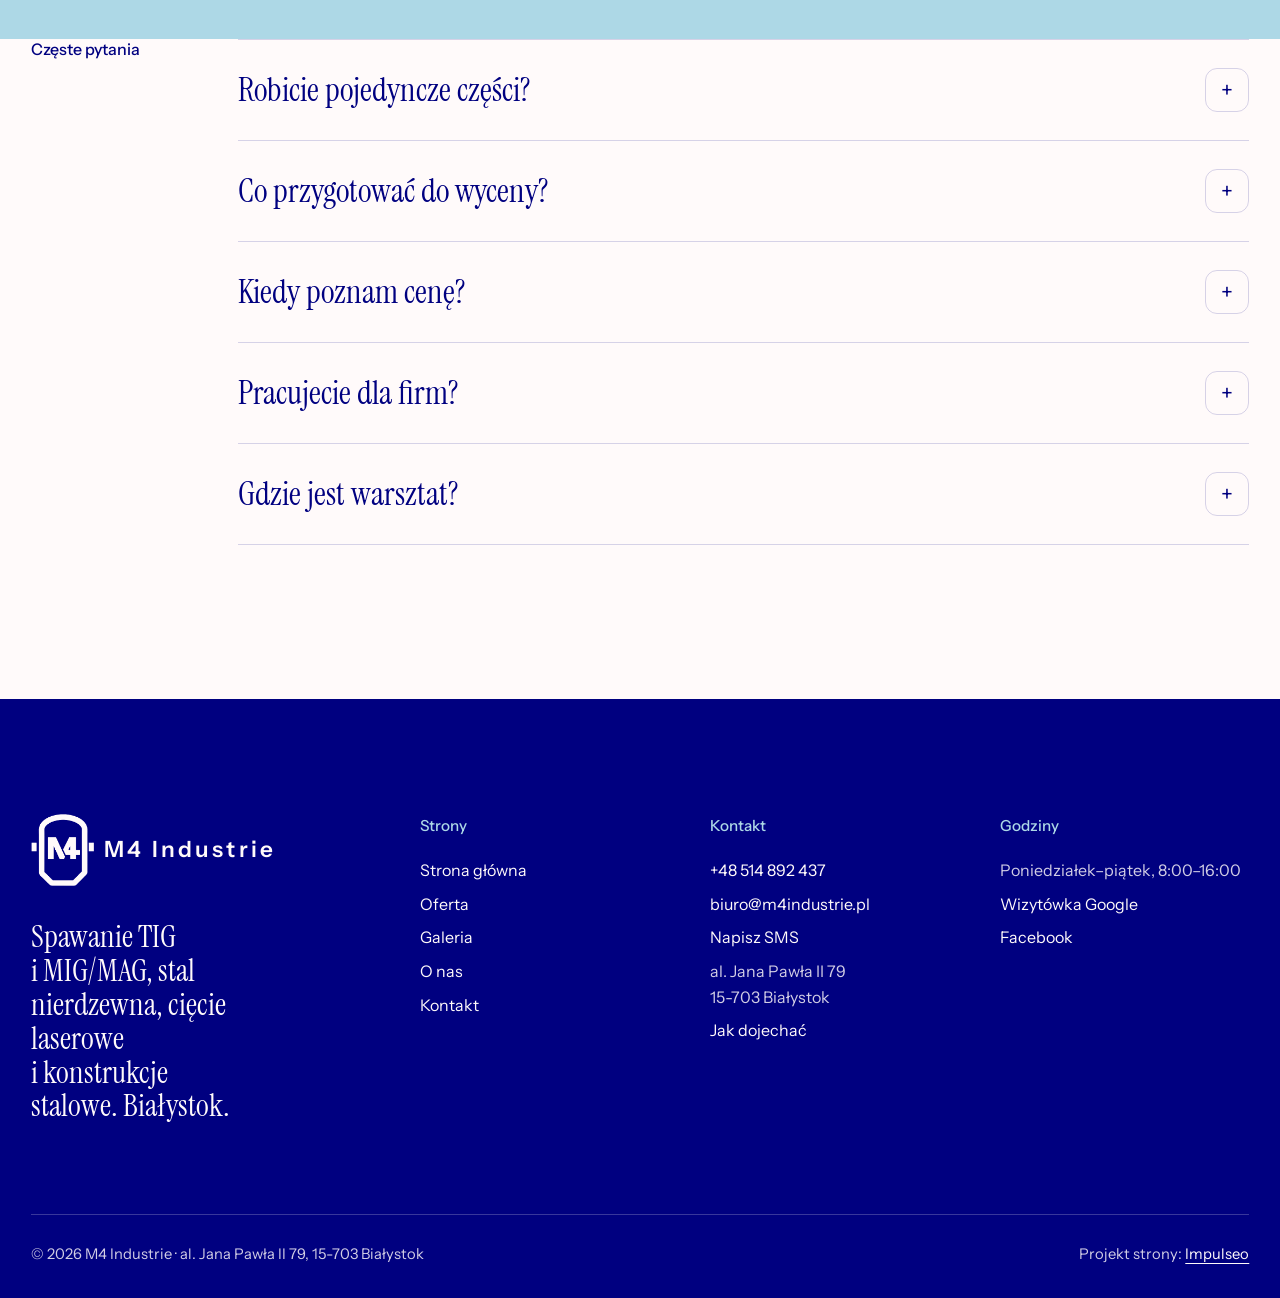
<file: kontakt.html>
<!DOCTYPE html>
<html lang="pl">
<head>
<meta charset="UTF-8">
<meta name="viewport" content="width=device-width, initial-scale=1.0">
<title>Kontakt · M4 Industrie, al. Jana Pawła II 79, Białystok</title>
<meta name="description" content="Kontakt: M4 Industrie, al. Jana Pawła II 79, 15-703 Białystok, tel. 514 892 437, biuro@m4industrie.pl. Poniedziałek–piątek 8–16.">
<link rel="canonical" href="https://impulseo-pl.github.io/mariusz-saniewski/kontakt.html">
<meta name="robots" content="noindex, nofollow">
<meta name="theme-color" content="#000080">
<meta property="og:type" content="website">
<meta property="og:locale" content="pl_PL">
<meta property="og:site_name" content="M4 Industrie">
<meta property="og:title" content="Kontakt · M4 Industrie, al. Jana Pawła II 79, Białystok">
<meta property="og:description" content="Kontakt: M4 Industrie, al. Jana Pawła II 79, 15-703 Białystok, tel. 514 892 437, biuro@m4industrie.pl. Poniedziałek–piątek 8–16.">
<meta property="og:url" content="https://impulseo-pl.github.io/mariusz-saniewski/kontakt.html">
<meta property="og:image" content="https://impulseo-pl.github.io/mariusz-saniewski/img/og.jpg">
<meta property="og:image:width" content="1200">
<meta property="og:image:height" content="630">
<meta name="twitter:card" content="summary_large_image">
<link rel="icon" href="img/logo.png">
<script type="application/ld+json">{"@context": "https://schema.org", "@type": "HomeAndConstructionBusiness", "name": "M4 Industrie", "url": "https://impulseo-pl.github.io/mariusz-saniewski/", "telephone": "+48514892437", "email": "biuro@m4industrie.pl", "image": "https://impulseo-pl.github.io/mariusz-saniewski/img/og.jpg", "address": {"@type": "PostalAddress", "streetAddress": "al. Jana Pawła II 79", "postalCode": "15-703", "addressLocality": "Białystok", "addressCountry": "PL"}, "openingHoursSpecification": [{"@type": "OpeningHoursSpecification", "dayOfWeek": ["Monday", "Tuesday", "Wednesday", "Thursday", "Friday"], "opens": "08:00", "closes": "16:00"}], "aggregateRating": {"@type": "AggregateRating", "ratingValue": "5.0", "reviewCount": "20"}, "areaServed": "Białystok", "sameAs": ["https://www.google.com/maps/place/?q=place_id:ChIJHxGFFiL9H0cROEHwIPVMXDA", "https://www.facebook.com/m4industrie/"]}</script>
<script>document.documentElement.classList.add('js')</script>
<link rel="preconnect" href="https://fonts.googleapis.com">
<link rel="preconnect" href="https://fonts.gstatic.com" crossorigin>
<link href="https://fonts.googleapis.com/css2?family=Instrument+Sans:wght@400..600&family=Instrument+Serif&display=swap" rel="stylesheet">
<link rel="stylesheet" href="assets/styles.css?v=20261118b">
<style>:root{--cacao:#000080;--bordeaux:#637689;--carmine:#000080;--brass:#ADD8E6;--bone:#FFFAFA;--bone-hi:#FFFFFF;--ink:#000080;--ink-2:#2E3D55;--on-dark:#FFFAFA;--on-dark-2:rgba(255,250,250,.82);--line:rgba(0,0,128,.16);--line-dark:rgba(255,250,250,.22)}.bordeaux{--on-dark-2:#FFFAFA}.ice,#oferta,#kontakt,.faq-sec{background:#ADD8E6}.ice .lead,#oferta .lead,#kontakt .lead,#oferta p,#kontakt p{color:#000080}#kontakt .contact-meta p,#oferta .svc-row p{color:#1B2A4A}.btn-main:hover{background:#637689}.pill{background:rgba(0,0,128,.84)}.pill.solid{background:rgba(0,0,128,.95)}.burger:hover{background:rgba(255,250,250,.12)}.js .reveal-text .w{color:rgba(255,250,250,.42)}.card::after{background:linear-gradient(180deg,rgba(0,0,0,.25) 0%,rgba(0,0,0,0) 30%,rgba(0,0,0,.78) 100%)}.card h3{text-shadow:0 2px 18px rgba(0,0,0,.7)}.form input::placeholder,.form textarea::placeholder{color:rgba(0,0,128,.7)}.lb{background:rgba(0,0,40,.94)}.btn-on-photo{background:rgba(0,0,0,.35)}.phead-img .poglad,.hero-cap,.card-cap{background:rgba(0,0,0,.6)}.pill-logo .mark{height:34px;width:auto}.foot-logo .mark{height:72px;width:auto}@media (max-width:700px){.pill-logo .word{display:inline;font-size:.92rem;letter-spacing:.04em}}.hero-img{object-position:50% 50%}</style>
<script src="assets/lenis.min.js?v=1.1.20" defer></script>
<script src="assets/main.js?v=20261118b" defer></script>
</head>
<body>
<a class="skip" href="#tresc">Przejdź do treści</a>
<header class="pill">
  <a class="pill-logo" href="index.html" aria-label="M4 Industrie - strona główna"><img class="mark" src="img/logo-znak.png" width="234" height="265" alt=""><span class="word">M4 Industrie</span></a>
  <a class="pill-phone" href="tel:+48514892437">+48 514 892 437</a>
  <button class="burger" type="button" aria-expanded="false" aria-controls="menu" aria-label="Otwórz menu"><i></i><i></i></button>
</header>
<div class="menu" id="menu" aria-hidden="true">
  <div class="menu-grid">
    <nav class="menu-links" aria-label="Menu główne">
      <a href="index.html">Strona główna</a>
      <a href="oferta.html">Oferta</a>
      <a href="realizacje.html">Galeria</a>
      <a href="o-nas.html">O nas</a>
      <a href="kontakt.html" aria-current="page">Kontakt</a>
    </nav>
    <div class="menu-side">
      <div><b>Telefon</b><a href="tel:+48514892437">+48 514 892 437</a></div>
      <div><b>Warsztat</b>al. Jana Pawła II 79, 15-703 Białystok</div>
      <div><b>Godziny</b>Poniedziałek–piątek, 8:00–16:00</div>
    </div>
  </div>
</div>
<main id="tresc">
<section class="phead bone">
  <div class="wrap">
    <nav class="crumbs" aria-label="Okruszki"><a href="index.html">Strona główna</a><span aria-hidden="true">/</span><span aria-current="page">Kontakt</span></nav>
    <h1>Zapytaj o&nbsp;spawanie</h1>
    <p class="lead">Najszybciej telefonicznie. Rysunek albo zdjęcie wyślij e-mailem.</p>
  </div>
</section>
<section class="sec bone" id="kontakt">
  <div class="wrap contact">
    <div class="up">
      <h2>Zadzwoń albo napisz</h2>
      <p class="big-addr">al. Jana Pawła II 79<br>15-703 Białystok</p>
      <div class="contact-meta">
        <p><b>Godziny</b>Poniedziałek–piątek, 8:00–16:00</p>
        <p><b>E-mail</b><a href="mailto:biuro@m4industrie.pl">biuro@m4industrie.pl</a></p>
        <p><a class="link" href="https://www.google.com/maps/place/?q=place_id:ChIJHxGFFiL9H0cROEHwIPVMXDA" target="_blank" rel="noopener">Wyznacz trasę w&nbsp;Google <span aria-hidden="true">→</span></a></p>
      </div>
      <div class="map"><iframe src="https://maps.google.com/maps?q=M4%20Industrie%2C%20al.%20Jana%20Paw%C5%82a%20II%2079%2C%20Bia%C5%82ystok&z=15&output=embed" title="Mapa dojazdu, al. Jana Pawła II 79, 15-703 Białystok" loading="lazy" referrerpolicy="no-referrer-when-downgrade"></iframe></div>
    </div>
    <div class="contact-right up" id="formularz">
      <a class="big-phone" href="tel:+48514892437">+48 514 892 437</a>
      <p class="lead">Zadzwoń i&nbsp;powiedz, co trzeba zespawać, wyciąć albo zrobić od&nbsp;zera.</p>
      <p class="lead" style="margin-top:16px">Do wyceny bardzo pomaga rysunek, zdjęcie albo wymiary i&nbsp;rodzaj stali. Możesz je wysłać e-mailem albo MMS-em. Po&nbsp;16:00 napisz SMS.</p>
      <div class="contact-cta">
        <a class="btn btn-main" href="tel:+48514892437"><svg class="ico" viewBox="0 0 24 24" fill="none" aria-hidden="true"><path d="M6.6 10.8a15.5 15.5 0 0 0 6.6 6.6l2.2-2.2a1 1 0 0 1 1-.24 11.4 11.4 0 0 0 3.6.58 1 1 0 0 1 1 1V20a1 1 0 0 1-1 1A17 17 0 0 1 3 4a1 1 0 0 1 1-1h3.5a1 1 0 0 1 1 1c0 1.25.2 2.45.57 3.57a1 1 0 0 1-.25 1L6.6 10.8Z" fill="currentColor"/></svg>Zadzwoń</a>
        <a class="btn btn-line" href="sms:+48514892437?body=Dzie%C5%84%20dobry%2C%20pytam%20o%3A%20%28spawanie%2Fci%C4%99cie%2Fkonstrukcja%29.%20Materia%C5%82%20i%20wymiary%3A%20...">Napisz SMS</a>
      </div>
    </div>
  </div>
</section>
<section class="sec bone" style="padding-top:0">
  <div class="wrap faq">
    <h2 class="label">Częste pytania</h2>
    <div>
      <details><summary>Robicie pojedyncze części?</summary><p>Tak, na przykład stelaż pod kufer motocykla. Wystarczy zdjęcie albo wymiary.</p></details>
      <details><summary>Co przygotować do wyceny?</summary><p>Rysunek, zdjęcie albo wymiary i&nbsp;rodzaj stali. Możesz je wysłać e-mailem.</p></details>
      <details><summary>Kiedy poznam cenę?</summary><p>Po omówieniu materiału, metody i&nbsp;wykończenia podajemy cenę i&nbsp;termin.</p></details>
      <details><summary>Pracujecie dla firm?</summary><p>Tak, dla firm i&nbsp;dla klientów prywatnych.</p></details>
      <details><summary>Gdzie jest warsztat?</summary><p>Białystok, al. Jana Pawła II 79.</p></details>
    </div>
  </div>
</section>
</main>
<footer class="foot dark">
  <div class="wrap">
    <div class="foot-top">
      <div>
        <a class="foot-logo" href="index.html" aria-label="M4 Industrie - strona główna"><img class="mark" src="img/logo-znak.png" width="234" height="265" alt=""><span class="word">M4 Industrie</span></a>
        <p class="foot-claim">Spawanie TIG i&nbsp;MIG/MAG, stal nierdzewna, cięcie laserowe i&nbsp;konstrukcje stalowe. Białystok.</p>
      </div>
      <div><h4>Strony</h4><ul><li><a href="index.html">Strona główna</a></li><li><a href="oferta.html">Oferta</a></li><li><a href="realizacje.html">Galeria</a></li><li><a href="o-nas.html">O nas</a></li><li><a href="kontakt.html">Kontakt</a></li></ul></div>
      <div><h4>Kontakt</h4><ul>
        <li><a href="tel:+48514892437">+48 514 892 437</a></li><li><a href="mailto:biuro@m4industrie.pl">biuro@m4industrie.pl</a></li><li><a href="sms:+48514892437?body=Dzie%C5%84%20dobry%2C%20pytam%20o%3A%20%28spawanie%2Fci%C4%99cie%2Fkonstrukcja%29.%20Materia%C5%82%20i%20wymiary%3A%20...">Napisz SMS</a></li><li>al. Jana Pawła II 79<br>15-703 Białystok</li><li><a href="https://www.google.com/maps/place/?q=place_id:ChIJHxGFFiL9H0cROEHwIPVMXDA" target="_blank" rel="noopener">Jak dojechać</a></li>
      </ul></div>
      <div><h4>Godziny</h4><ul>
        <li>Poniedziałek–piątek, 8:00–16:00</li><li><a href="https://www.google.com/maps/place/?q=place_id:ChIJHxGFFiL9H0cROEHwIPVMXDA" target="_blank" rel="noopener">Wizytówka Google</a></li><li><a href="https://www.facebook.com/m4industrie/" target="_blank" rel="noopener">Facebook</a></li>
      </ul></div>
    </div>
    <div class="foot-bottom">
      <span>© 2026 M4 Industrie · al. Jana Pawła II 79, 15-703 Białystok</span>
      <span>Projekt strony: <a href="https://impulseo.pl" target="_blank" rel="noopener">Impulseo</a></span>
    </div>
  </div>
</footer>
<div class="callbar">
  <a class="btn btn-main" href="tel:+48514892437"><svg class="ico" viewBox="0 0 24 24" fill="none" aria-hidden="true"><path d="M6.6 10.8a15.5 15.5 0 0 0 6.6 6.6l2.2-2.2a1 1 0 0 1 1-.24 11.4 11.4 0 0 0 3.6.58 1 1 0 0 1 1 1V20a1 1 0 0 1-1 1A17 17 0 0 1 3 4a1 1 0 0 1 1-1h3.5a1 1 0 0 1 1 1c0 1.25.2 2.45.57 3.57a1 1 0 0 1-.25 1L6.6 10.8Z" fill="currentColor"/></svg>Zadzwoń</a>
  <a class="btn btn-line" href="sms:+48514892437?body=Dzie%C5%84%20dobry%2C%20pytam%20o%3A%20%28spawanie%2Fci%C4%99cie%2Fkonstrukcja%29.%20Materia%C5%82%20i%20wymiary%3A%20...">Napisz SMS</a>
</div>
</body>
</html>
</file>
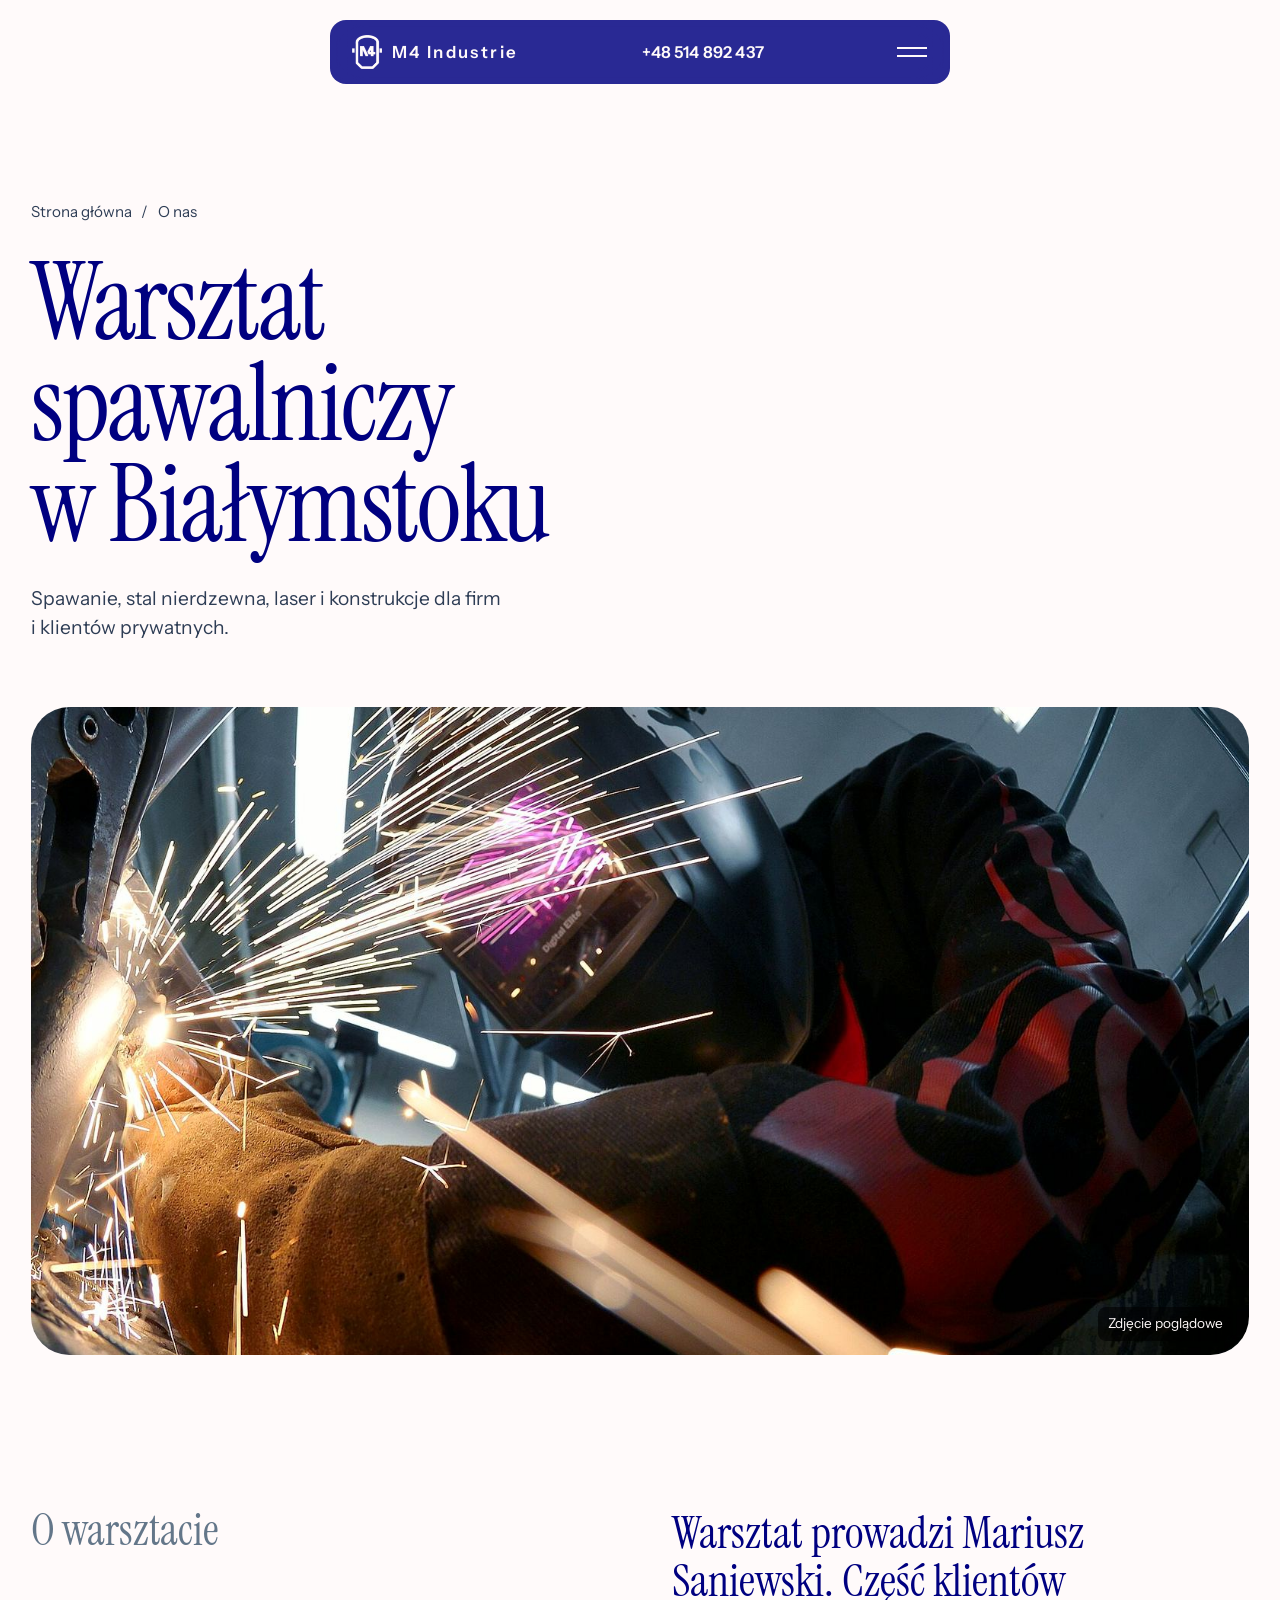
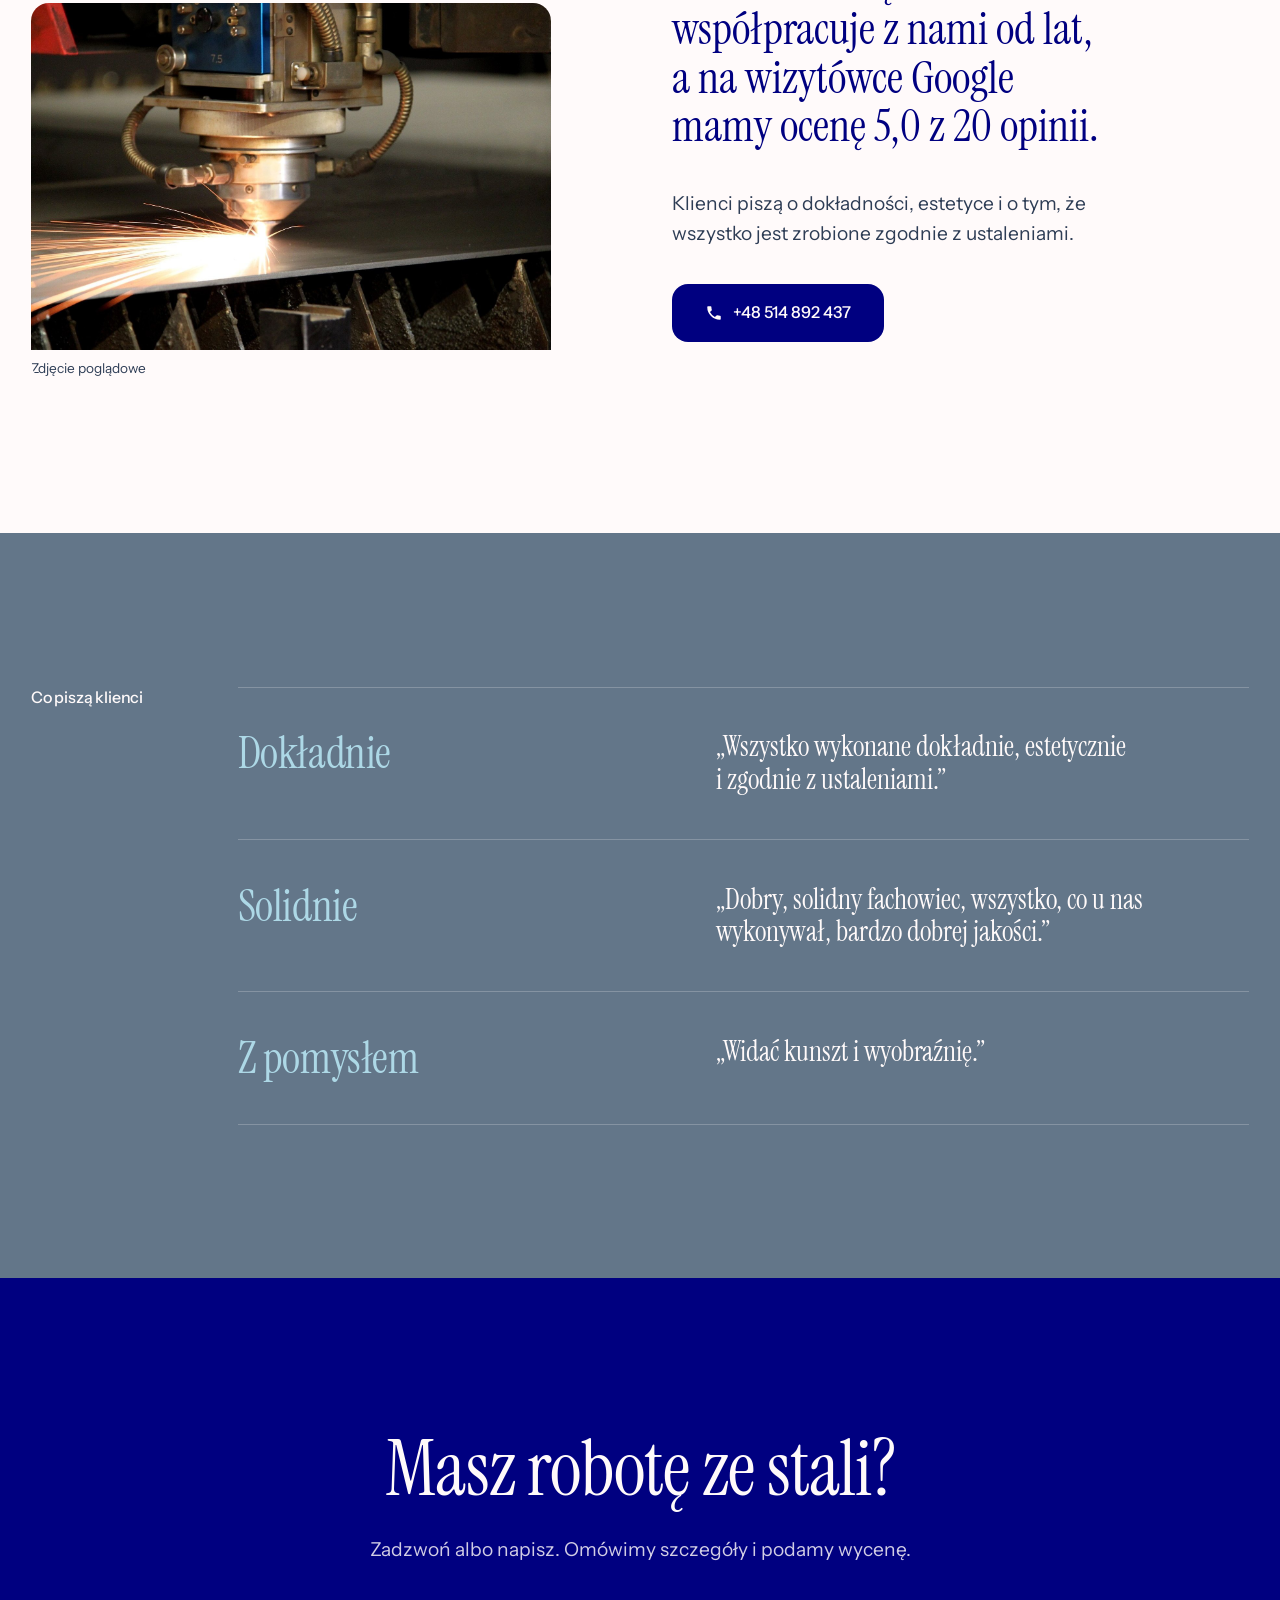
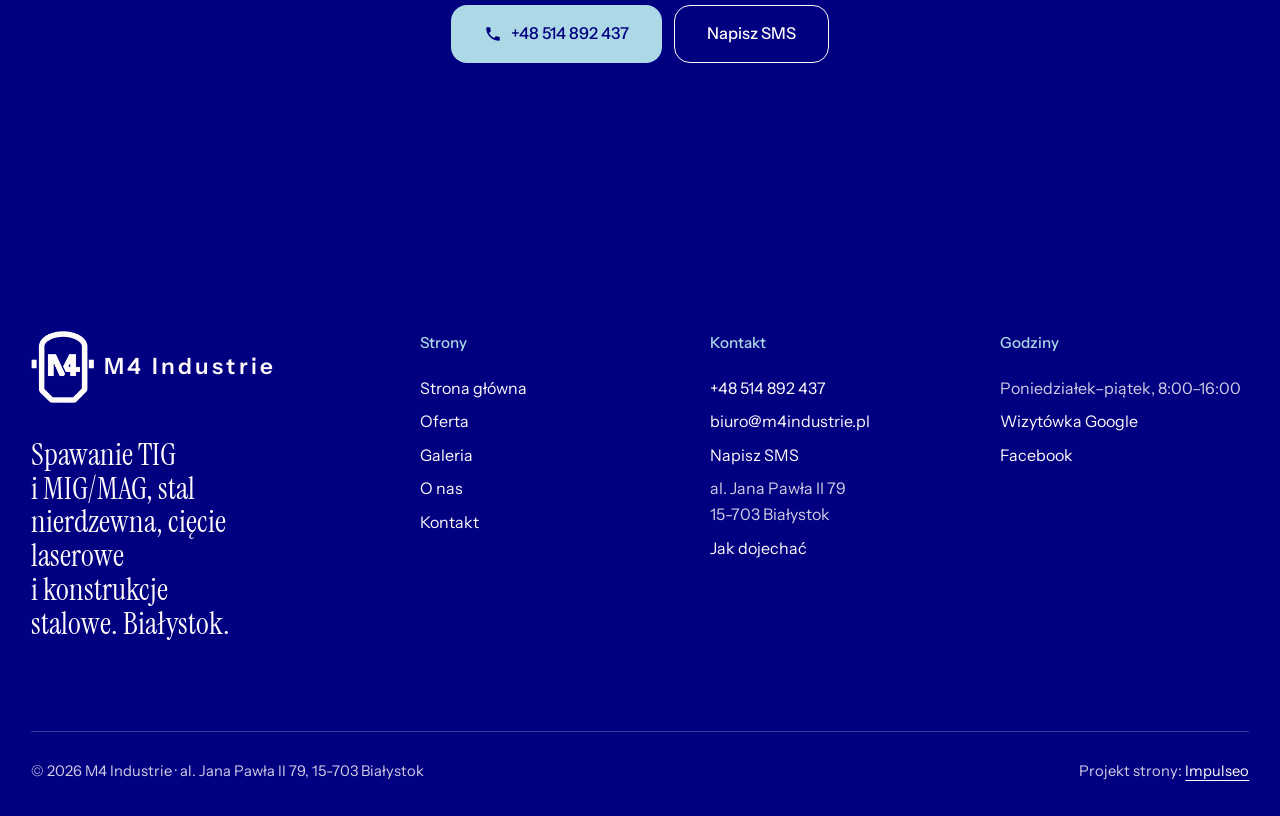
<file: o-nas.html>
<!DOCTYPE html>
<html lang="pl">
<head>
<meta charset="UTF-8">
<meta name="viewport" content="width=device-width, initial-scale=1.0">
<title>O nas · M4 Industrie, warsztat spawalniczy w Białymstoku</title>
<meta name="description" content="M4 Industrie, warsztat spawalniczy z Białegostoku: spawanie TIG i MIG/MAG, stal nierdzewna, cięcie laserowe, konstrukcje. Ocena 5,0 w Google.">
<link rel="canonical" href="https://impulseo-pl.github.io/mariusz-saniewski/o-nas.html">
<meta name="robots" content="noindex, nofollow">
<meta name="theme-color" content="#000080">
<meta property="og:type" content="website">
<meta property="og:locale" content="pl_PL">
<meta property="og:site_name" content="M4 Industrie">
<meta property="og:title" content="O nas · M4 Industrie, warsztat spawalniczy w Białymstoku">
<meta property="og:description" content="M4 Industrie, warsztat spawalniczy z Białegostoku: spawanie TIG i MIG/MAG, stal nierdzewna, cięcie laserowe, konstrukcje. Ocena 5,0 w Google.">
<meta property="og:url" content="https://impulseo-pl.github.io/mariusz-saniewski/o-nas.html">
<meta property="og:image" content="https://impulseo-pl.github.io/mariusz-saniewski/img/og.jpg">
<meta property="og:image:width" content="1200">
<meta property="og:image:height" content="630">
<meta name="twitter:card" content="summary_large_image">
<link rel="icon" href="img/logo.png">
<script>document.documentElement.classList.add('js')</script>
<link rel="preconnect" href="https://fonts.googleapis.com">
<link rel="preconnect" href="https://fonts.gstatic.com" crossorigin>
<link href="https://fonts.googleapis.com/css2?family=Instrument+Sans:wght@400..600&family=Instrument+Serif&display=swap" rel="stylesheet">
<link rel="stylesheet" href="assets/styles.css?v=20261118b">
<style>:root{--cacao:#000080;--bordeaux:#637689;--carmine:#000080;--brass:#ADD8E6;--bone:#FFFAFA;--bone-hi:#FFFFFF;--ink:#000080;--ink-2:#2E3D55;--on-dark:#FFFAFA;--on-dark-2:rgba(255,250,250,.82);--line:rgba(0,0,128,.16);--line-dark:rgba(255,250,250,.22)}.bordeaux{--on-dark-2:#FFFAFA}.ice,#oferta,#kontakt,.faq-sec{background:#ADD8E6}.ice .lead,#oferta .lead,#kontakt .lead,#oferta p,#kontakt p{color:#000080}#kontakt .contact-meta p,#oferta .svc-row p{color:#1B2A4A}.btn-main:hover{background:#637689}.pill{background:rgba(0,0,128,.84)}.pill.solid{background:rgba(0,0,128,.95)}.burger:hover{background:rgba(255,250,250,.12)}.js .reveal-text .w{color:rgba(255,250,250,.42)}.card::after{background:linear-gradient(180deg,rgba(0,0,0,.25) 0%,rgba(0,0,0,0) 30%,rgba(0,0,0,.78) 100%)}.card h3{text-shadow:0 2px 18px rgba(0,0,0,.7)}.form input::placeholder,.form textarea::placeholder{color:rgba(0,0,128,.7)}.lb{background:rgba(0,0,40,.94)}.btn-on-photo{background:rgba(0,0,0,.35)}.phead-img .poglad,.hero-cap,.card-cap{background:rgba(0,0,0,.6)}.pill-logo .mark{height:34px;width:auto}.foot-logo .mark{height:72px;width:auto}@media (max-width:700px){.pill-logo .word{display:inline;font-size:.92rem;letter-spacing:.04em}}.hero-img{object-position:50% 50%}</style>
<script src="assets/lenis.min.js?v=1.1.20" defer></script>
<script src="assets/main.js?v=20261118b" defer></script>
</head>
<body>
<a class="skip" href="#tresc">Przejdź do treści</a>
<header class="pill">
  <a class="pill-logo" href="index.html" aria-label="M4 Industrie - strona główna"><img class="mark" src="img/logo-znak.png" width="234" height="265" alt=""><span class="word">M4 Industrie</span></a>
  <a class="pill-phone" href="tel:+48514892437">+48 514 892 437</a>
  <button class="burger" type="button" aria-expanded="false" aria-controls="menu" aria-label="Otwórz menu"><i></i><i></i></button>
</header>
<div class="menu" id="menu" aria-hidden="true">
  <div class="menu-grid">
    <nav class="menu-links" aria-label="Menu główne">
      <a href="index.html">Strona główna</a>
      <a href="oferta.html">Oferta</a>
      <a href="realizacje.html">Galeria</a>
      <a href="o-nas.html" aria-current="page">O nas</a>
      <a href="kontakt.html">Kontakt</a>
    </nav>
    <div class="menu-side">
      <div><b>Telefon</b><a href="tel:+48514892437">+48 514 892 437</a></div>
      <div><b>Warsztat</b>al. Jana Pawła II 79, 15-703 Białystok</div>
      <div><b>Godziny</b>Poniedziałek–piątek, 8:00–16:00</div>
    </div>
  </div>
</div>
<main id="tresc">
<section class="phead bone">
  <div class="wrap">
    <nav class="crumbs" aria-label="Okruszki"><a href="index.html">Strona główna</a><span aria-hidden="true">/</span><span aria-current="page">O nas</span></nav>
    <h1>Warsztat spawalniczy w&nbsp;Białymstoku</h1>
    <p class="lead">Spawanie, stal nierdzewna, laser i&nbsp;konstrukcje dla firm i&nbsp;klientów prywatnych.</p>
  </div>
</section>
<figure class="phead-img up" style="margin-block:0"><img src="img/g4.jpg" width="1600" height="1121" alt="Szlifowanie stali, snop iskier"><figcaption class="poglad">Zdjęcie poglądowe</figcaption></figure>
<section class="sec bone">
  <div class="wrap about">
    <div class="about-left up">
      <p class="label-serif">O&nbsp;warsztacie</p><figure class="about-fig"><img src="img/ph1.jpg" width="1600" height="1067" alt="Głowica lasera tnąca blachę" loading="lazy"><figcaption class="poglad">Zdjęcie poglądowe</figcaption></figure>
    </div>
    <div class="about-right up">
      <p class="statement">Warsztat prowadzi Mariusz Saniewski. Część klientów współpracuje z&nbsp;nami od&nbsp;lat, a&nbsp;na wizytówce Google mamy ocenę 5,0 z&nbsp;20&nbsp;opinii.</p>
      <p class="lead">Klienci piszą o&nbsp;dokładności, estetyce i&nbsp;o&nbsp;tym, że wszystko jest zrobione zgodnie z&nbsp;ustaleniami.</p>
      <div class="btn-row"><a class="btn btn-main" href="tel:+48514892437"><svg class="ico" viewBox="0 0 24 24" fill="none" aria-hidden="true"><path d="M6.6 10.8a15.5 15.5 0 0 0 6.6 6.6l2.2-2.2a1 1 0 0 1 1-.24 11.4 11.4 0 0 0 3.6.58 1 1 0 0 1 1 1V20a1 1 0 0 1-1 1A17 17 0 0 1 3 4a1 1 0 0 1 1-1h3.5a1 1 0 0 1 1 1c0 1.25.2 2.45.57 3.57a1 1 0 0 1-.25 1L6.6 10.8Z" fill="currentColor"/></svg>+48 514 892 437</a></div>
    </div>
  </div>
</section>
<section class="sec bordeaux dark">
  <div class="wrap rows">
    <h2 class="label">Co piszą klienci</h2>
    <div class="rows-list"><div><h3>Dokładnie</h3><p>„Wszystko wykonane dokładnie, estetycznie i&nbsp;zgodnie z&nbsp;ustaleniami.”</p></div><div><h3>Solidnie</h3><p>„Dobry, solidny fachowiec, wszystko, co u&nbsp;nas wykonywał, bardzo dobrej jakości.”</p></div><div><h3>Z pomysłem</h3><p>„Widać kunszt i&nbsp;wyobraźnię.”</p></div></div>
  </div>
</section>
<section class="sec cacao dark band">
  <div class="wrap up">
    <h2>Masz robotę ze stali?</h2>
    <p class="lead">Zadzwoń albo napisz. Omówimy szczegóły i&nbsp;podamy wycenę.</p>
    <div class="btn-row">
      <a class="btn btn-brass" href="tel:+48514892437"><svg class="ico" viewBox="0 0 24 24" fill="none" aria-hidden="true"><path d="M6.6 10.8a15.5 15.5 0 0 0 6.6 6.6l2.2-2.2a1 1 0 0 1 1-.24 11.4 11.4 0 0 0 3.6.58 1 1 0 0 1 1 1V20a1 1 0 0 1-1 1A17 17 0 0 1 3 4a1 1 0 0 1 1-1h3.5a1 1 0 0 1 1 1c0 1.25.2 2.45.57 3.57a1 1 0 0 1-.25 1L6.6 10.8Z" fill="currentColor"/></svg>+48 514 892 437</a>
      <a class="btn btn-line" href="sms:+48514892437?body=Dzie%C5%84%20dobry%2C%20pytam%20o%3A%20%28spawanie%2Fci%C4%99cie%2Fkonstrukcja%29.%20Materia%C5%82%20i%20wymiary%3A%20...">Napisz SMS</a>
    </div>
  </div>
</section>
</main>
<footer class="foot dark">
  <div class="wrap">
    <div class="foot-top">
      <div>
        <a class="foot-logo" href="index.html" aria-label="M4 Industrie - strona główna"><img class="mark" src="img/logo-znak.png" width="234" height="265" alt=""><span class="word">M4 Industrie</span></a>
        <p class="foot-claim">Spawanie TIG i&nbsp;MIG/MAG, stal nierdzewna, cięcie laserowe i&nbsp;konstrukcje stalowe. Białystok.</p>
      </div>
      <div><h4>Strony</h4><ul><li><a href="index.html">Strona główna</a></li><li><a href="oferta.html">Oferta</a></li><li><a href="realizacje.html">Galeria</a></li><li><a href="o-nas.html">O nas</a></li><li><a href="kontakt.html">Kontakt</a></li></ul></div>
      <div><h4>Kontakt</h4><ul>
        <li><a href="tel:+48514892437">+48 514 892 437</a></li><li><a href="mailto:biuro@m4industrie.pl">biuro@m4industrie.pl</a></li><li><a href="sms:+48514892437?body=Dzie%C5%84%20dobry%2C%20pytam%20o%3A%20%28spawanie%2Fci%C4%99cie%2Fkonstrukcja%29.%20Materia%C5%82%20i%20wymiary%3A%20...">Napisz SMS</a></li><li>al. Jana Pawła II 79<br>15-703 Białystok</li><li><a href="https://www.google.com/maps/place/?q=place_id:ChIJHxGFFiL9H0cROEHwIPVMXDA" target="_blank" rel="noopener">Jak dojechać</a></li>
      </ul></div>
      <div><h4>Godziny</h4><ul>
        <li>Poniedziałek–piątek, 8:00–16:00</li><li><a href="https://www.google.com/maps/place/?q=place_id:ChIJHxGFFiL9H0cROEHwIPVMXDA" target="_blank" rel="noopener">Wizytówka Google</a></li><li><a href="https://www.facebook.com/m4industrie/" target="_blank" rel="noopener">Facebook</a></li>
      </ul></div>
    </div>
    <div class="foot-bottom">
      <span>© 2026 M4 Industrie · al. Jana Pawła II 79, 15-703 Białystok</span>
      <span>Projekt strony: <a href="https://impulseo.pl" target="_blank" rel="noopener">Impulseo</a></span>
    </div>
  </div>
</footer>
<div class="callbar">
  <a class="btn btn-main" href="tel:+48514892437"><svg class="ico" viewBox="0 0 24 24" fill="none" aria-hidden="true"><path d="M6.6 10.8a15.5 15.5 0 0 0 6.6 6.6l2.2-2.2a1 1 0 0 1 1-.24 11.4 11.4 0 0 0 3.6.58 1 1 0 0 1 1 1V20a1 1 0 0 1-1 1A17 17 0 0 1 3 4a1 1 0 0 1 1-1h3.5a1 1 0 0 1 1 1c0 1.25.2 2.45.57 3.57a1 1 0 0 1-.25 1L6.6 10.8Z" fill="currentColor"/></svg>Zadzwoń</a>
  <a class="btn btn-line" href="sms:+48514892437?body=Dzie%C5%84%20dobry%2C%20pytam%20o%3A%20%28spawanie%2Fci%C4%99cie%2Fkonstrukcja%29.%20Materia%C5%82%20i%20wymiary%3A%20...">Napisz SMS</a>
</div>
</body>
</html>
</file>
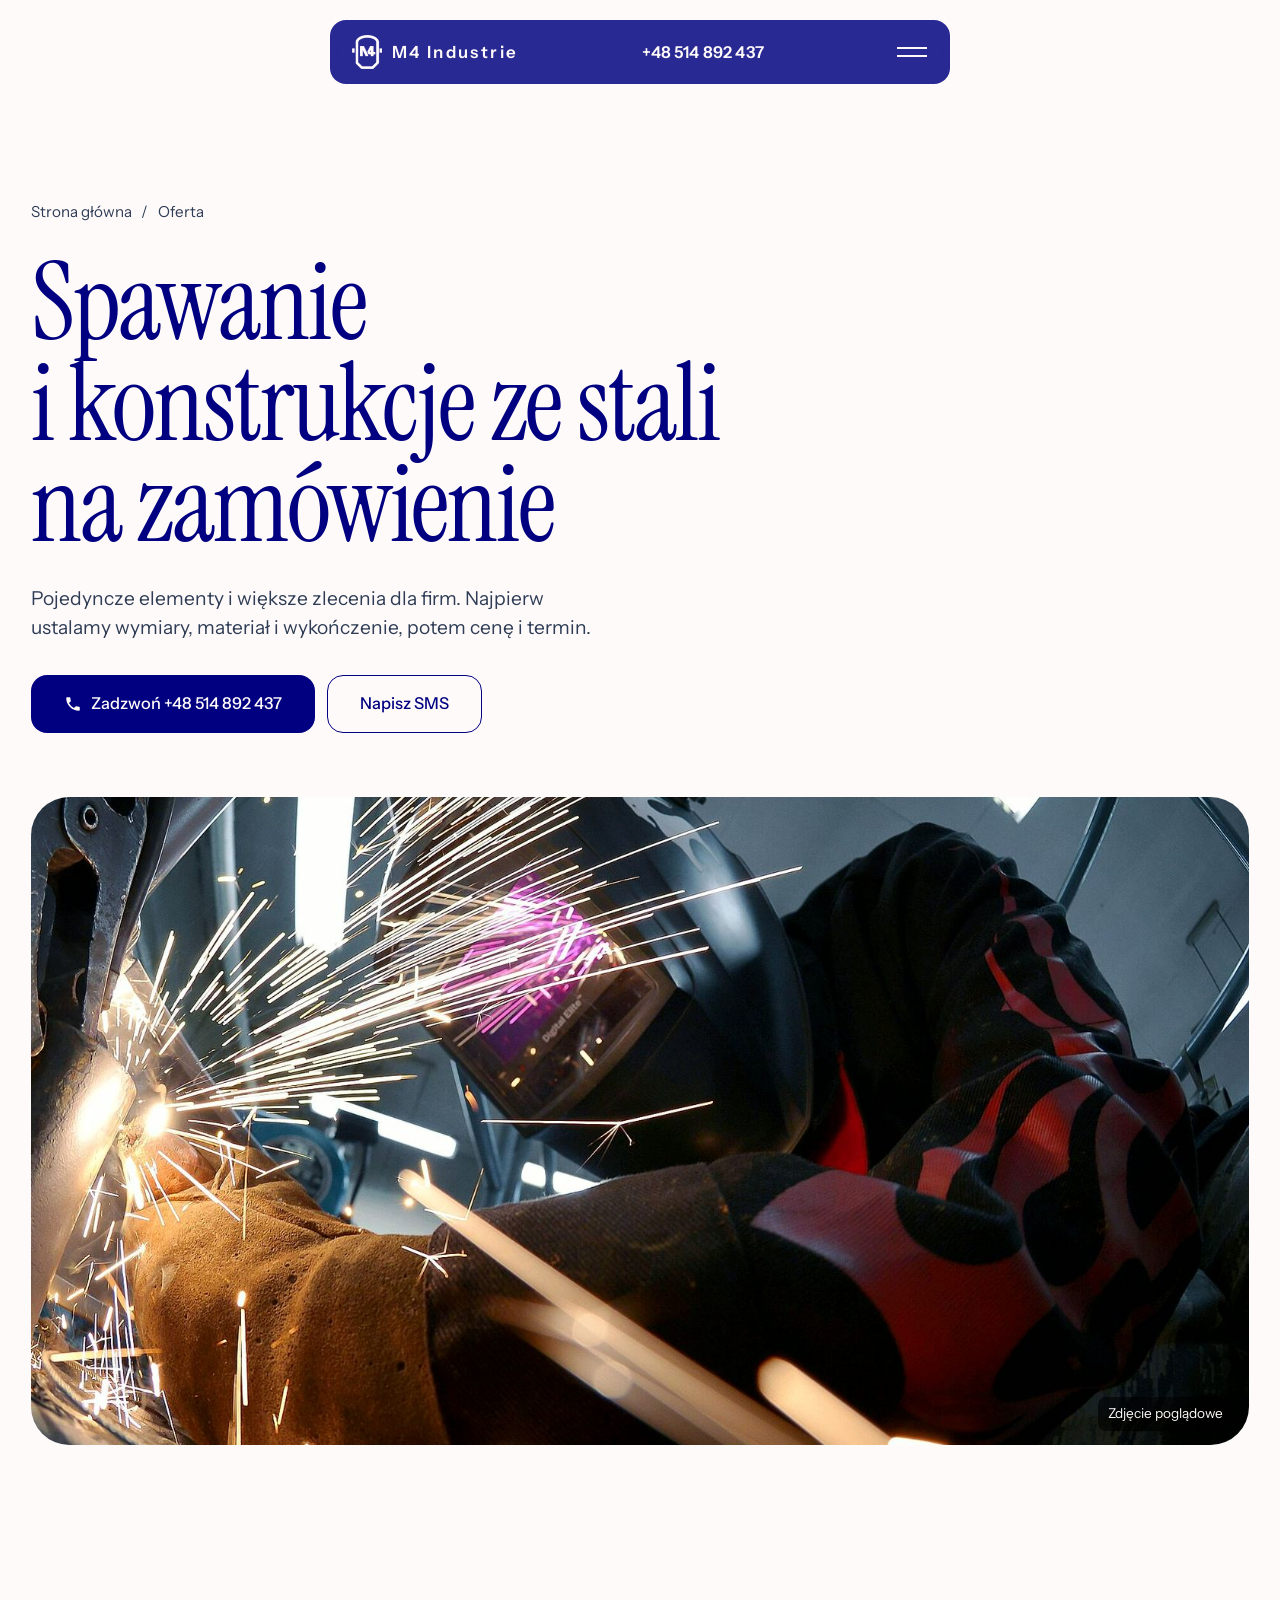
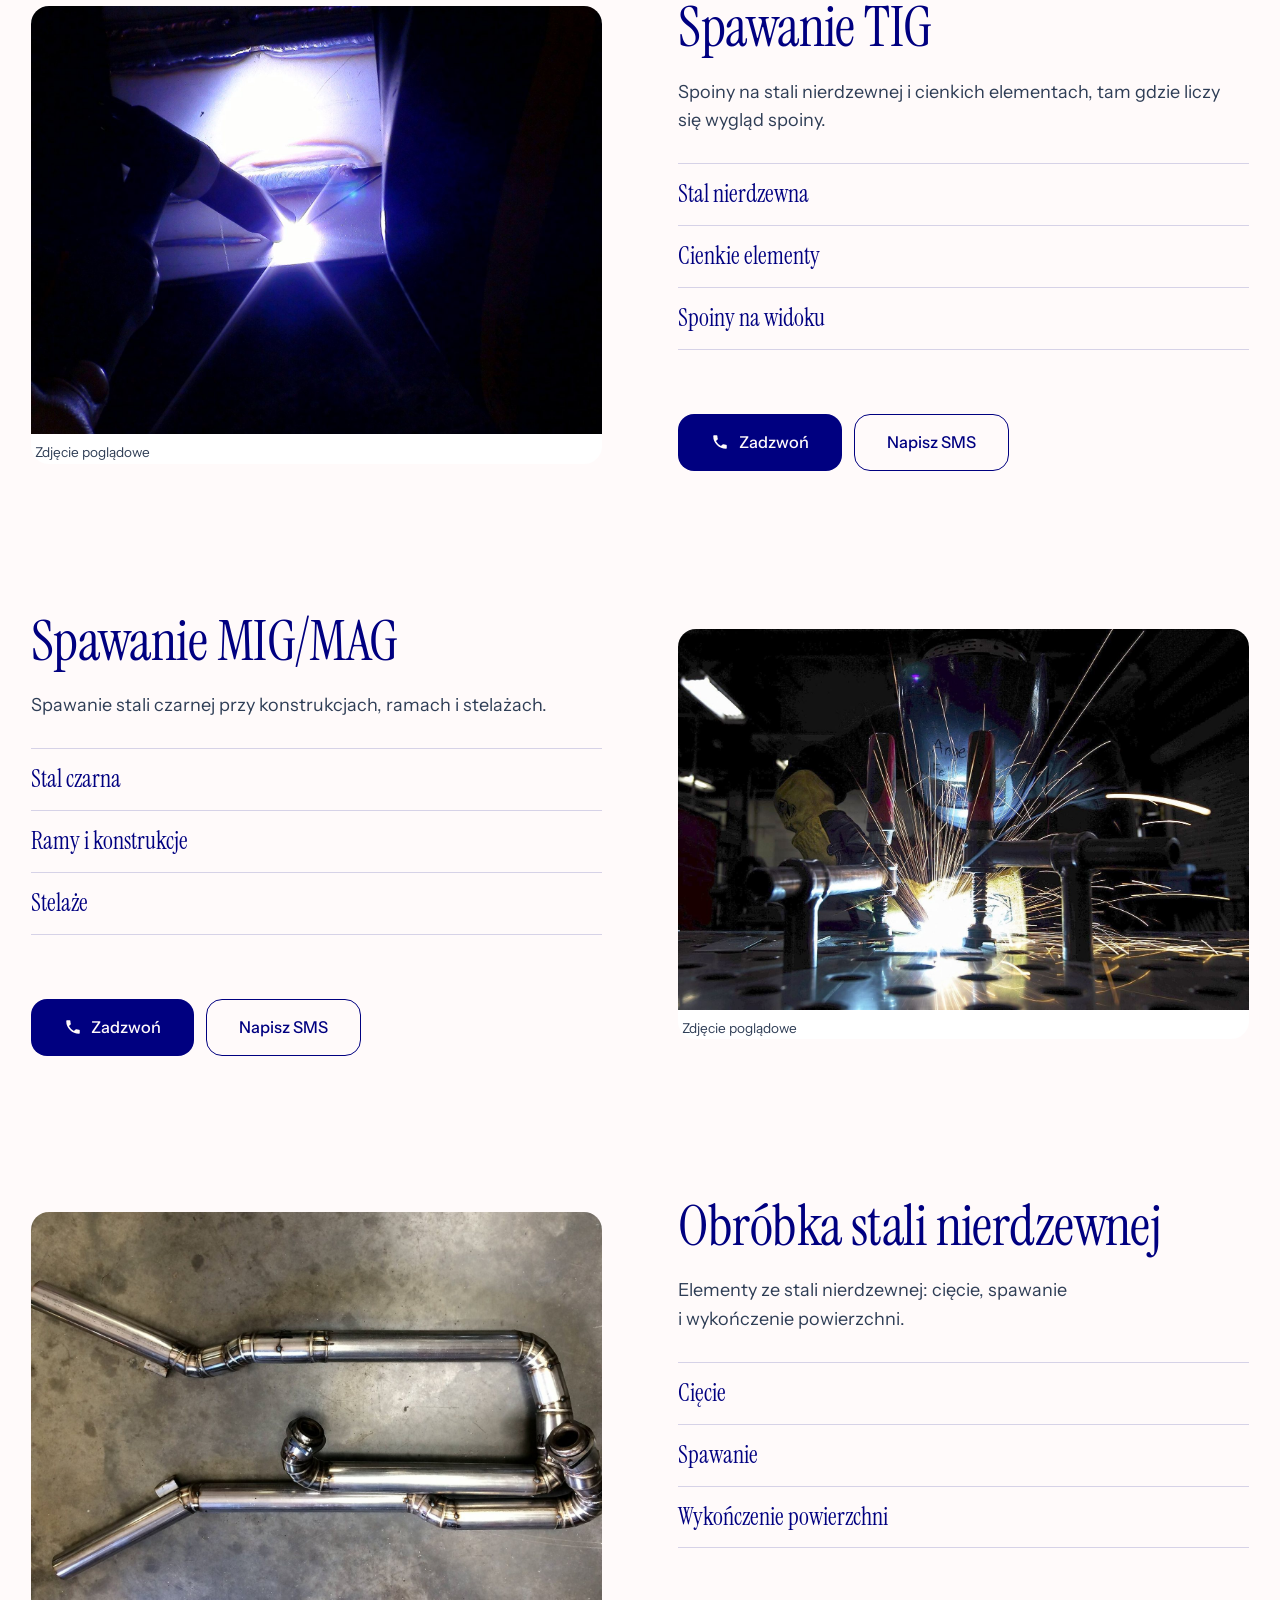
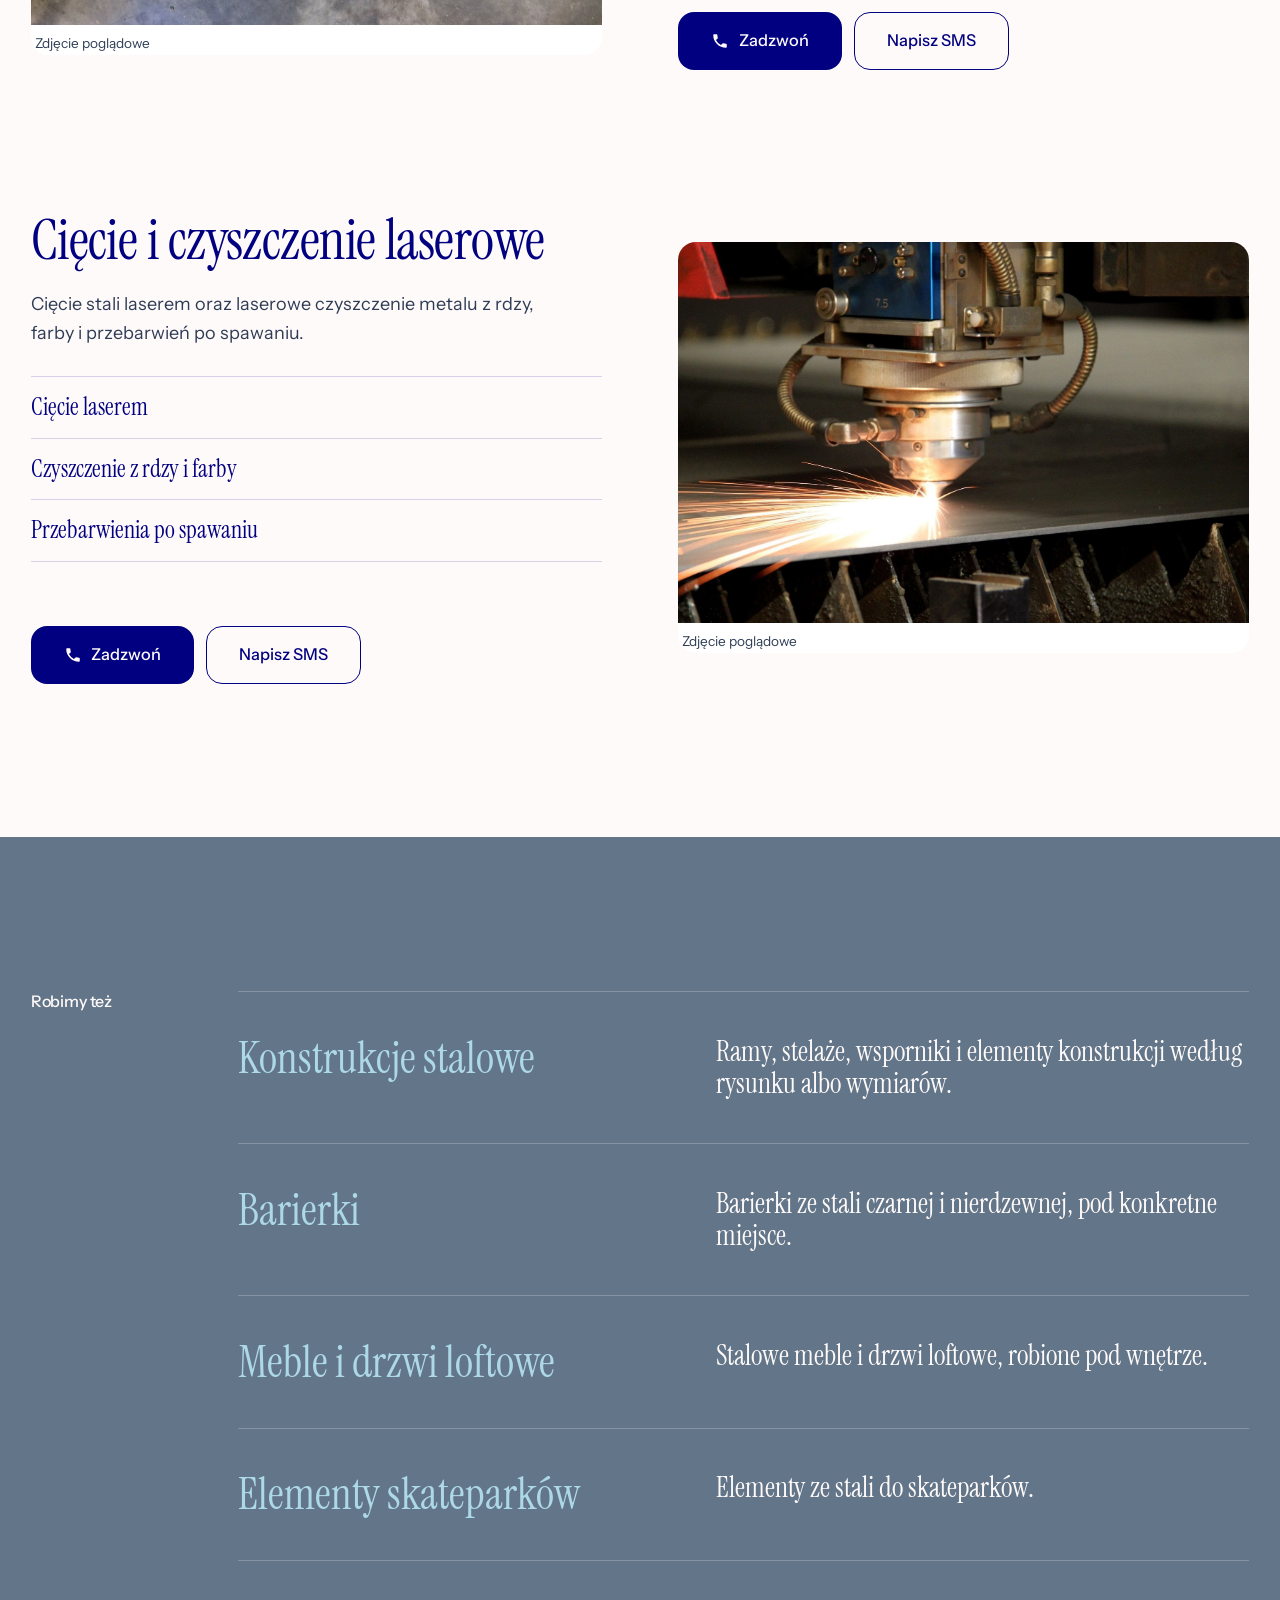
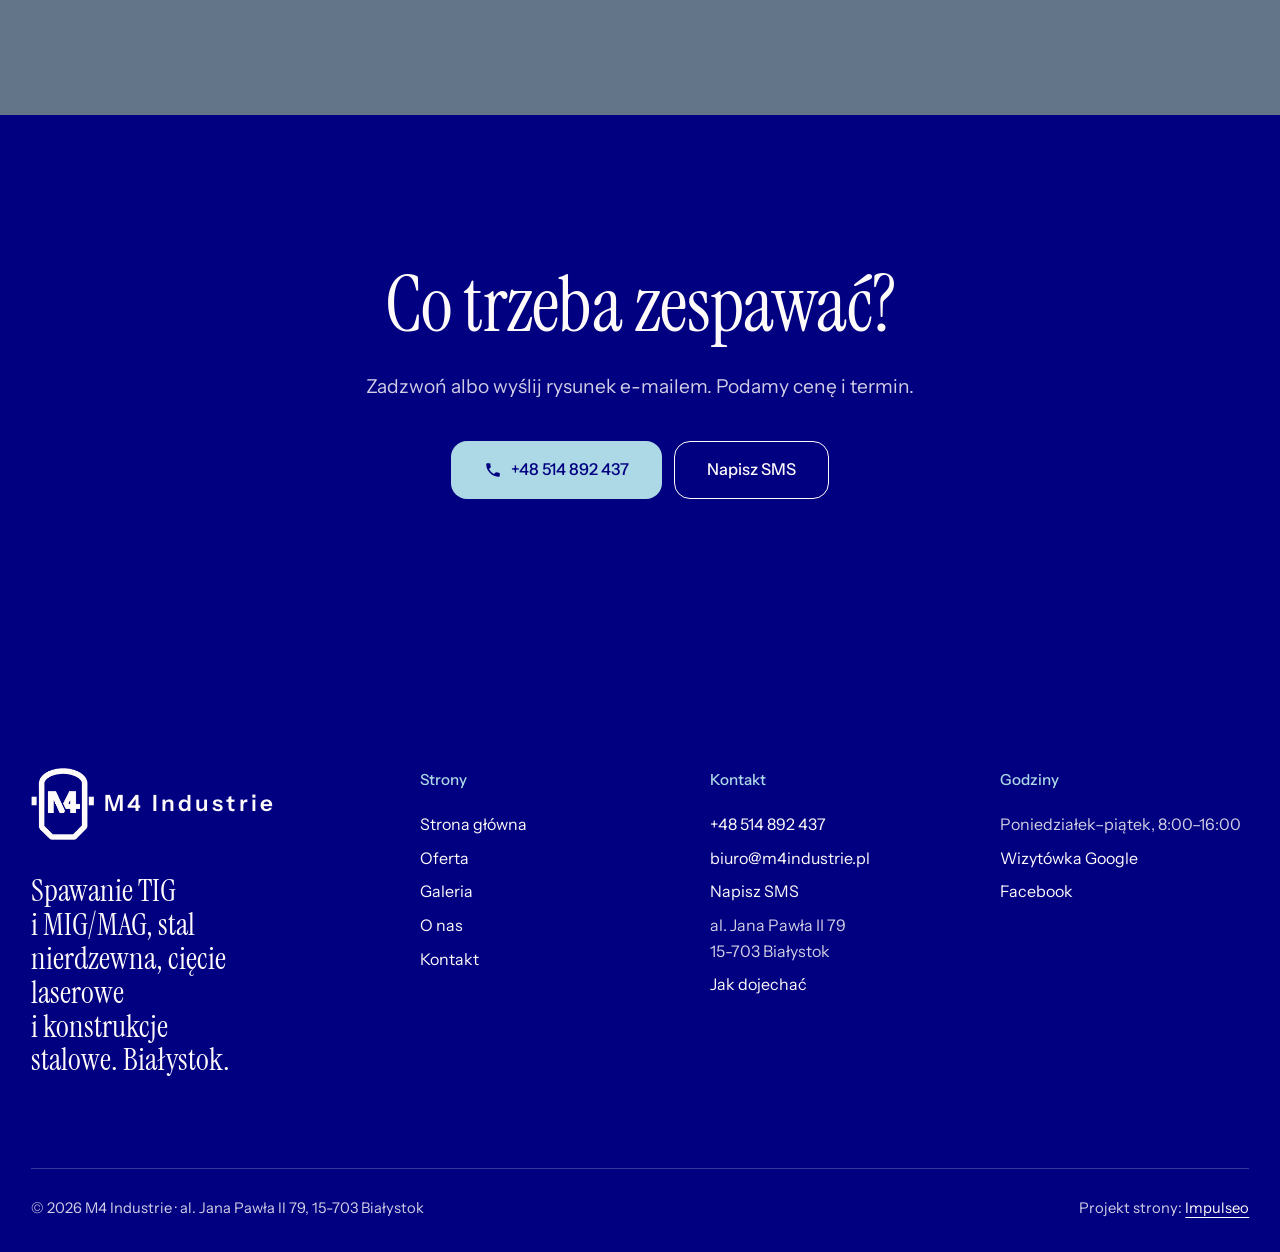
<file: oferta.html>
<!DOCTYPE html>
<html lang="pl">
<head>
<meta charset="UTF-8">
<meta name="viewport" content="width=device-width, initial-scale=1.0">
<title>Oferta · spawanie, laser, konstrukcje, drzwi loftowe · M4 Industrie Białystok</title>
<meta name="description" content="Spawanie TIG i MIG/MAG, obróbka stali nierdzewnej, cięcie i czyszczenie laserowe, konstrukcje stalowe, barierki, meble i drzwi loftowe. M4 Industrie, Białystok.">
<link rel="canonical" href="https://impulseo-pl.github.io/mariusz-saniewski/oferta.html">
<meta name="robots" content="noindex, nofollow">
<meta name="theme-color" content="#000080">
<meta property="og:type" content="website">
<meta property="og:locale" content="pl_PL">
<meta property="og:site_name" content="M4 Industrie">
<meta property="og:title" content="Oferta · spawanie, laser, konstrukcje, drzwi loftowe · M4 Industrie Białystok">
<meta property="og:description" content="Spawanie TIG i MIG/MAG, obróbka stali nierdzewnej, cięcie i czyszczenie laserowe, konstrukcje stalowe, barierki, meble i drzwi loftowe. M4 Industrie, Białystok.">
<meta property="og:url" content="https://impulseo-pl.github.io/mariusz-saniewski/oferta.html">
<meta property="og:image" content="https://impulseo-pl.github.io/mariusz-saniewski/img/og.jpg">
<meta property="og:image:width" content="1200">
<meta property="og:image:height" content="630">
<meta name="twitter:card" content="summary_large_image">
<link rel="icon" href="img/logo.png">
<script>document.documentElement.classList.add('js')</script>
<link rel="preconnect" href="https://fonts.googleapis.com">
<link rel="preconnect" href="https://fonts.gstatic.com" crossorigin>
<link href="https://fonts.googleapis.com/css2?family=Instrument+Sans:wght@400..600&family=Instrument+Serif&display=swap" rel="stylesheet">
<link rel="stylesheet" href="assets/styles.css?v=20261118b">
<style>:root{--cacao:#000080;--bordeaux:#637689;--carmine:#000080;--brass:#ADD8E6;--bone:#FFFAFA;--bone-hi:#FFFFFF;--ink:#000080;--ink-2:#2E3D55;--on-dark:#FFFAFA;--on-dark-2:rgba(255,250,250,.82);--line:rgba(0,0,128,.16);--line-dark:rgba(255,250,250,.22)}.bordeaux{--on-dark-2:#FFFAFA}.ice,#oferta,#kontakt,.faq-sec{background:#ADD8E6}.ice .lead,#oferta .lead,#kontakt .lead,#oferta p,#kontakt p{color:#000080}#kontakt .contact-meta p,#oferta .svc-row p{color:#1B2A4A}.btn-main:hover{background:#637689}.pill{background:rgba(0,0,128,.84)}.pill.solid{background:rgba(0,0,128,.95)}.burger:hover{background:rgba(255,250,250,.12)}.js .reveal-text .w{color:rgba(255,250,250,.42)}.card::after{background:linear-gradient(180deg,rgba(0,0,0,.25) 0%,rgba(0,0,0,0) 30%,rgba(0,0,0,.78) 100%)}.card h3{text-shadow:0 2px 18px rgba(0,0,0,.7)}.form input::placeholder,.form textarea::placeholder{color:rgba(0,0,128,.7)}.lb{background:rgba(0,0,40,.94)}.btn-on-photo{background:rgba(0,0,0,.35)}.phead-img .poglad,.hero-cap,.card-cap{background:rgba(0,0,0,.6)}.pill-logo .mark{height:34px;width:auto}.foot-logo .mark{height:72px;width:auto}@media (max-width:700px){.pill-logo .word{display:inline;font-size:.92rem;letter-spacing:.04em}}.hero-img{object-position:50% 50%}</style>
<script src="assets/lenis.min.js?v=1.1.20" defer></script>
<script src="assets/main.js?v=20261118b" defer></script>
</head>
<body>
<a class="skip" href="#tresc">Przejdź do treści</a>
<header class="pill">
  <a class="pill-logo" href="index.html" aria-label="M4 Industrie - strona główna"><img class="mark" src="img/logo-znak.png" width="234" height="265" alt=""><span class="word">M4 Industrie</span></a>
  <a class="pill-phone" href="tel:+48514892437">+48 514 892 437</a>
  <button class="burger" type="button" aria-expanded="false" aria-controls="menu" aria-label="Otwórz menu"><i></i><i></i></button>
</header>
<div class="menu" id="menu" aria-hidden="true">
  <div class="menu-grid">
    <nav class="menu-links" aria-label="Menu główne">
      <a href="index.html">Strona główna</a>
      <a href="oferta.html" aria-current="page">Oferta</a>
      <a href="realizacje.html">Galeria</a>
      <a href="o-nas.html">O nas</a>
      <a href="kontakt.html">Kontakt</a>
    </nav>
    <div class="menu-side">
      <div><b>Telefon</b><a href="tel:+48514892437">+48 514 892 437</a></div>
      <div><b>Warsztat</b>al. Jana Pawła II 79, 15-703 Białystok</div>
      <div><b>Godziny</b>Poniedziałek–piątek, 8:00–16:00</div>
    </div>
  </div>
</div>
<main id="tresc">
<section class="phead bone">
  <div class="wrap">
    <nav class="crumbs" aria-label="Okruszki"><a href="index.html">Strona główna</a><span aria-hidden="true">/</span><span aria-current="page">Oferta</span></nav>
    <h1>Spawanie i&nbsp;konstrukcje ze&nbsp;stali na&nbsp;zamówienie</h1>
    <p class="lead">Pojedyncze elementy i&nbsp;większe zlecenia dla firm. Najpierw ustalamy wymiary, materiał i&nbsp;wykończenie, potem cenę i&nbsp;termin.</p>
    <div class="btn-row" style="margin-top:32px"><a class="btn btn-main" href="tel:+48514892437"><svg class="ico" viewBox="0 0 24 24" fill="none" aria-hidden="true"><path d="M6.6 10.8a15.5 15.5 0 0 0 6.6 6.6l2.2-2.2a1 1 0 0 1 1-.24 11.4 11.4 0 0 0 3.6.58 1 1 0 0 1 1 1V20a1 1 0 0 1-1 1A17 17 0 0 1 3 4a1 1 0 0 1 1-1h3.5a1 1 0 0 1 1 1c0 1.25.2 2.45.57 3.57a1 1 0 0 1-.25 1L6.6 10.8Z" fill="currentColor"/></svg>Zadzwoń +48 514 892 437</a><a class="btn btn-line" href="sms:+48514892437?body=Dzie%C5%84%20dobry%2C%20pytam%20o%3A%20%28spawanie%2Fci%C4%99cie%2Fkonstrukcja%29.%20Materia%C5%82%20i%20wymiary%3A%20...">Napisz SMS</a></div>
  </div>
</section>
<figure class="phead-img up" style="margin-block:0"><img src="img/g4.jpg" width="1600" height="1121" alt="Szlifowanie stali, snop iskier"><figcaption class="poglad">Zdjęcie poglądowe</figcaption></figure>
<section class="sec bone">
  <div class="wrap offer">
    <article class="off up" id="tig">
      <figure class="off-fig"><img src="img/g3.jpg" width="1600" height="1200" alt="Spawanie metodą TIG" loading="lazy"><figcaption class="poglad" style="padding:8px 4px 0">Zdjęcie poglądowe</figcaption></figure>
      <div>
        <h2>Spawanie TIG</h2>
        <p>Spoiny na&nbsp;stali nierdzewnej i&nbsp;cienkich elementach, tam gdzie liczy się wygląd spoiny.</p>
        <ul><li>Stal nierdzewna</li><li>Cienkie elementy</li><li>Spoiny na widoku</li></ul>
        <div class="btn-row" style="margin-top:32px"><a class="btn btn-main" href="tel:+48514892437"><svg class="ico" viewBox="0 0 24 24" fill="none" aria-hidden="true"><path d="M6.6 10.8a15.5 15.5 0 0 0 6.6 6.6l2.2-2.2a1 1 0 0 1 1-.24 11.4 11.4 0 0 0 3.6.58 1 1 0 0 1 1 1V20a1 1 0 0 1-1 1A17 17 0 0 1 3 4a1 1 0 0 1 1-1h3.5a1 1 0 0 1 1 1c0 1.25.2 2.45.57 3.57a1 1 0 0 1-.25 1L6.6 10.8Z" fill="currentColor"/></svg>Zadzwoń</a><a class="btn btn-line" href="sms:+48514892437?body=Dzie%C5%84%20dobry%2C%20pytam%20o%3A%20%28spawanie%2Fci%C4%99cie%2Fkonstrukcja%29.%20Materia%C5%82%20i%20wymiary%3A%20...">Napisz SMS</a></div>
      </div>
    </article>
    <article class="off up" id="mig">
      <figure class="off-fig"><img src="img/hero.jpg" width="1600" height="1067" alt="Spawanie na stole spawalniczym z dociskami" loading="lazy"><figcaption class="poglad" style="padding:8px 4px 0">Zdjęcie poglądowe</figcaption></figure>
      <div>
        <h2>Spawanie MIG/MAG</h2>
        <p>Spawanie stali czarnej przy konstrukcjach, ramach i&nbsp;stelażach.</p>
        <ul><li>Stal czarna</li><li>Ramy i&nbsp;konstrukcje</li><li>Stelaże</li></ul>
        <div class="btn-row" style="margin-top:32px"><a class="btn btn-main" href="tel:+48514892437"><svg class="ico" viewBox="0 0 24 24" fill="none" aria-hidden="true"><path d="M6.6 10.8a15.5 15.5 0 0 0 6.6 6.6l2.2-2.2a1 1 0 0 1 1-.24 11.4 11.4 0 0 0 3.6.58 1 1 0 0 1 1 1V20a1 1 0 0 1-1 1A17 17 0 0 1 3 4a1 1 0 0 1 1-1h3.5a1 1 0 0 1 1 1c0 1.25.2 2.45.57 3.57a1 1 0 0 1-.25 1L6.6 10.8Z" fill="currentColor"/></svg>Zadzwoń</a><a class="btn btn-line" href="sms:+48514892437?body=Dzie%C5%84%20dobry%2C%20pytam%20o%3A%20%28spawanie%2Fci%C4%99cie%2Fkonstrukcja%29.%20Materia%C5%82%20i%20wymiary%3A%20...">Napisz SMS</a></div>
      </div>
    </article>
    <article class="off up" id="nierdzewna">
      <figure class="off-fig"><img src="img/g2.jpg" width="1600" height="1158" alt="Spawane rury ze stali nierdzewnej" loading="lazy"><figcaption class="poglad" style="padding:8px 4px 0">Zdjęcie poglądowe</figcaption></figure>
      <div>
        <h2>Obróbka stali nierdzewnej</h2>
        <p>Elementy ze stali nierdzewnej: cięcie, spawanie i&nbsp;wykończenie powierzchni.</p>
        <ul><li>Cięcie</li><li>Spawanie</li><li>Wykończenie powierzchni</li></ul>
        <div class="btn-row" style="margin-top:32px"><a class="btn btn-main" href="tel:+48514892437"><svg class="ico" viewBox="0 0 24 24" fill="none" aria-hidden="true"><path d="M6.6 10.8a15.5 15.5 0 0 0 6.6 6.6l2.2-2.2a1 1 0 0 1 1-.24 11.4 11.4 0 0 0 3.6.58 1 1 0 0 1 1 1V20a1 1 0 0 1-1 1A17 17 0 0 1 3 4a1 1 0 0 1 1-1h3.5a1 1 0 0 1 1 1c0 1.25.2 2.45.57 3.57a1 1 0 0 1-.25 1L6.6 10.8Z" fill="currentColor"/></svg>Zadzwoń</a><a class="btn btn-line" href="sms:+48514892437?body=Dzie%C5%84%20dobry%2C%20pytam%20o%3A%20%28spawanie%2Fci%C4%99cie%2Fkonstrukcja%29.%20Materia%C5%82%20i%20wymiary%3A%20...">Napisz SMS</a></div>
      </div>
    </article>
    <article class="off up" id="laser">
      <figure class="off-fig"><img src="img/ph1.jpg" width="1600" height="1067" alt="Głowica lasera tnąca blachę" loading="lazy"><figcaption class="poglad" style="padding:8px 4px 0">Zdjęcie poglądowe</figcaption></figure>
      <div>
        <h2>Cięcie i&nbsp;czyszczenie laserowe</h2>
        <p>Cięcie stali laserem oraz laserowe czyszczenie metalu z&nbsp;rdzy, farby i&nbsp;przebarwień po&nbsp;spawaniu.</p>
        <ul><li>Cięcie laserem</li><li>Czyszczenie z&nbsp;rdzy i&nbsp;farby</li><li>Przebarwienia po spawaniu</li></ul>
        <div class="btn-row" style="margin-top:32px"><a class="btn btn-main" href="tel:+48514892437"><svg class="ico" viewBox="0 0 24 24" fill="none" aria-hidden="true"><path d="M6.6 10.8a15.5 15.5 0 0 0 6.6 6.6l2.2-2.2a1 1 0 0 1 1-.24 11.4 11.4 0 0 0 3.6.58 1 1 0 0 1 1 1V20a1 1 0 0 1-1 1A17 17 0 0 1 3 4a1 1 0 0 1 1-1h3.5a1 1 0 0 1 1 1c0 1.25.2 2.45.57 3.57a1 1 0 0 1-.25 1L6.6 10.8Z" fill="currentColor"/></svg>Zadzwoń</a><a class="btn btn-line" href="sms:+48514892437?body=Dzie%C5%84%20dobry%2C%20pytam%20o%3A%20%28spawanie%2Fci%C4%99cie%2Fkonstrukcja%29.%20Materia%C5%82%20i%20wymiary%3A%20...">Napisz SMS</a></div>
      </div>
    </article>
  </div>
</section>
<section class="sec bordeaux dark" id="robimy-tez">
  <div class="wrap rows">
    <h2 class="label">Robimy też</h2>
    <dl class="rows-list" style="margin:0"><div id="konstrukcje"><dt>Konstrukcje stalowe</dt><dd>Ramy, stelaże, wsporniki i&nbsp;elementy konstrukcji według rysunku albo wymiarów.</dd></div><div id="barierki"><dt>Barierki</dt><dd>Barierki ze stali czarnej i&nbsp;nierdzewnej, pod konkretne miejsce.</dd></div><div id="loft"><dt>Meble i&nbsp;drzwi loftowe</dt><dd>Stalowe meble i&nbsp;drzwi loftowe, robione pod wnętrze.</dd></div><div id="skatepark"><dt>Elementy skateparków</dt><dd>Elementy ze stali do&nbsp;skateparków.</dd></div></dl>
  </div>
</section>
<section class="sec cacao dark band">
  <div class="wrap up">
    <h2>Co trzeba zespawać?</h2>
    <p class="lead">Zadzwoń albo wyślij rysunek e-mailem. Podamy cenę i&nbsp;termin.</p>
    <div class="btn-row">
      <a class="btn btn-brass" href="tel:+48514892437"><svg class="ico" viewBox="0 0 24 24" fill="none" aria-hidden="true"><path d="M6.6 10.8a15.5 15.5 0 0 0 6.6 6.6l2.2-2.2a1 1 0 0 1 1-.24 11.4 11.4 0 0 0 3.6.58 1 1 0 0 1 1 1V20a1 1 0 0 1-1 1A17 17 0 0 1 3 4a1 1 0 0 1 1-1h3.5a1 1 0 0 1 1 1c0 1.25.2 2.45.57 3.57a1 1 0 0 1-.25 1L6.6 10.8Z" fill="currentColor"/></svg>+48 514 892 437</a>
      <a class="btn btn-line" href="sms:+48514892437?body=Dzie%C5%84%20dobry%2C%20pytam%20o%3A%20%28spawanie%2Fci%C4%99cie%2Fkonstrukcja%29.%20Materia%C5%82%20i%20wymiary%3A%20...">Napisz SMS</a>
    </div>
  </div>
</section>
</main>
<footer class="foot dark">
  <div class="wrap">
    <div class="foot-top">
      <div>
        <a class="foot-logo" href="index.html" aria-label="M4 Industrie - strona główna"><img class="mark" src="img/logo-znak.png" width="234" height="265" alt=""><span class="word">M4 Industrie</span></a>
        <p class="foot-claim">Spawanie TIG i&nbsp;MIG/MAG, stal nierdzewna, cięcie laserowe i&nbsp;konstrukcje stalowe. Białystok.</p>
      </div>
      <div><h4>Strony</h4><ul><li><a href="index.html">Strona główna</a></li><li><a href="oferta.html">Oferta</a></li><li><a href="realizacje.html">Galeria</a></li><li><a href="o-nas.html">O nas</a></li><li><a href="kontakt.html">Kontakt</a></li></ul></div>
      <div><h4>Kontakt</h4><ul>
        <li><a href="tel:+48514892437">+48 514 892 437</a></li><li><a href="mailto:biuro@m4industrie.pl">biuro@m4industrie.pl</a></li><li><a href="sms:+48514892437?body=Dzie%C5%84%20dobry%2C%20pytam%20o%3A%20%28spawanie%2Fci%C4%99cie%2Fkonstrukcja%29.%20Materia%C5%82%20i%20wymiary%3A%20...">Napisz SMS</a></li><li>al. Jana Pawła II 79<br>15-703 Białystok</li><li><a href="https://www.google.com/maps/place/?q=place_id:ChIJHxGFFiL9H0cROEHwIPVMXDA" target="_blank" rel="noopener">Jak dojechać</a></li>
      </ul></div>
      <div><h4>Godziny</h4><ul>
        <li>Poniedziałek–piątek, 8:00–16:00</li><li><a href="https://www.google.com/maps/place/?q=place_id:ChIJHxGFFiL9H0cROEHwIPVMXDA" target="_blank" rel="noopener">Wizytówka Google</a></li><li><a href="https://www.facebook.com/m4industrie/" target="_blank" rel="noopener">Facebook</a></li>
      </ul></div>
    </div>
    <div class="foot-bottom">
      <span>© 2026 M4 Industrie · al. Jana Pawła II 79, 15-703 Białystok</span>
      <span>Projekt strony: <a href="https://impulseo.pl" target="_blank" rel="noopener">Impulseo</a></span>
    </div>
  </div>
</footer>
<div class="callbar">
  <a class="btn btn-main" href="tel:+48514892437"><svg class="ico" viewBox="0 0 24 24" fill="none" aria-hidden="true"><path d="M6.6 10.8a15.5 15.5 0 0 0 6.6 6.6l2.2-2.2a1 1 0 0 1 1-.24 11.4 11.4 0 0 0 3.6.58 1 1 0 0 1 1 1V20a1 1 0 0 1-1 1A17 17 0 0 1 3 4a1 1 0 0 1 1-1h3.5a1 1 0 0 1 1 1c0 1.25.2 2.45.57 3.57a1 1 0 0 1-.25 1L6.6 10.8Z" fill="currentColor"/></svg>Zadzwoń</a>
  <a class="btn btn-line" href="sms:+48514892437?body=Dzie%C5%84%20dobry%2C%20pytam%20o%3A%20%28spawanie%2Fci%C4%99cie%2Fkonstrukcja%29.%20Materia%C5%82%20i%20wymiary%3A%20...">Napisz SMS</a>
</div>
</body>
</html>
</file>
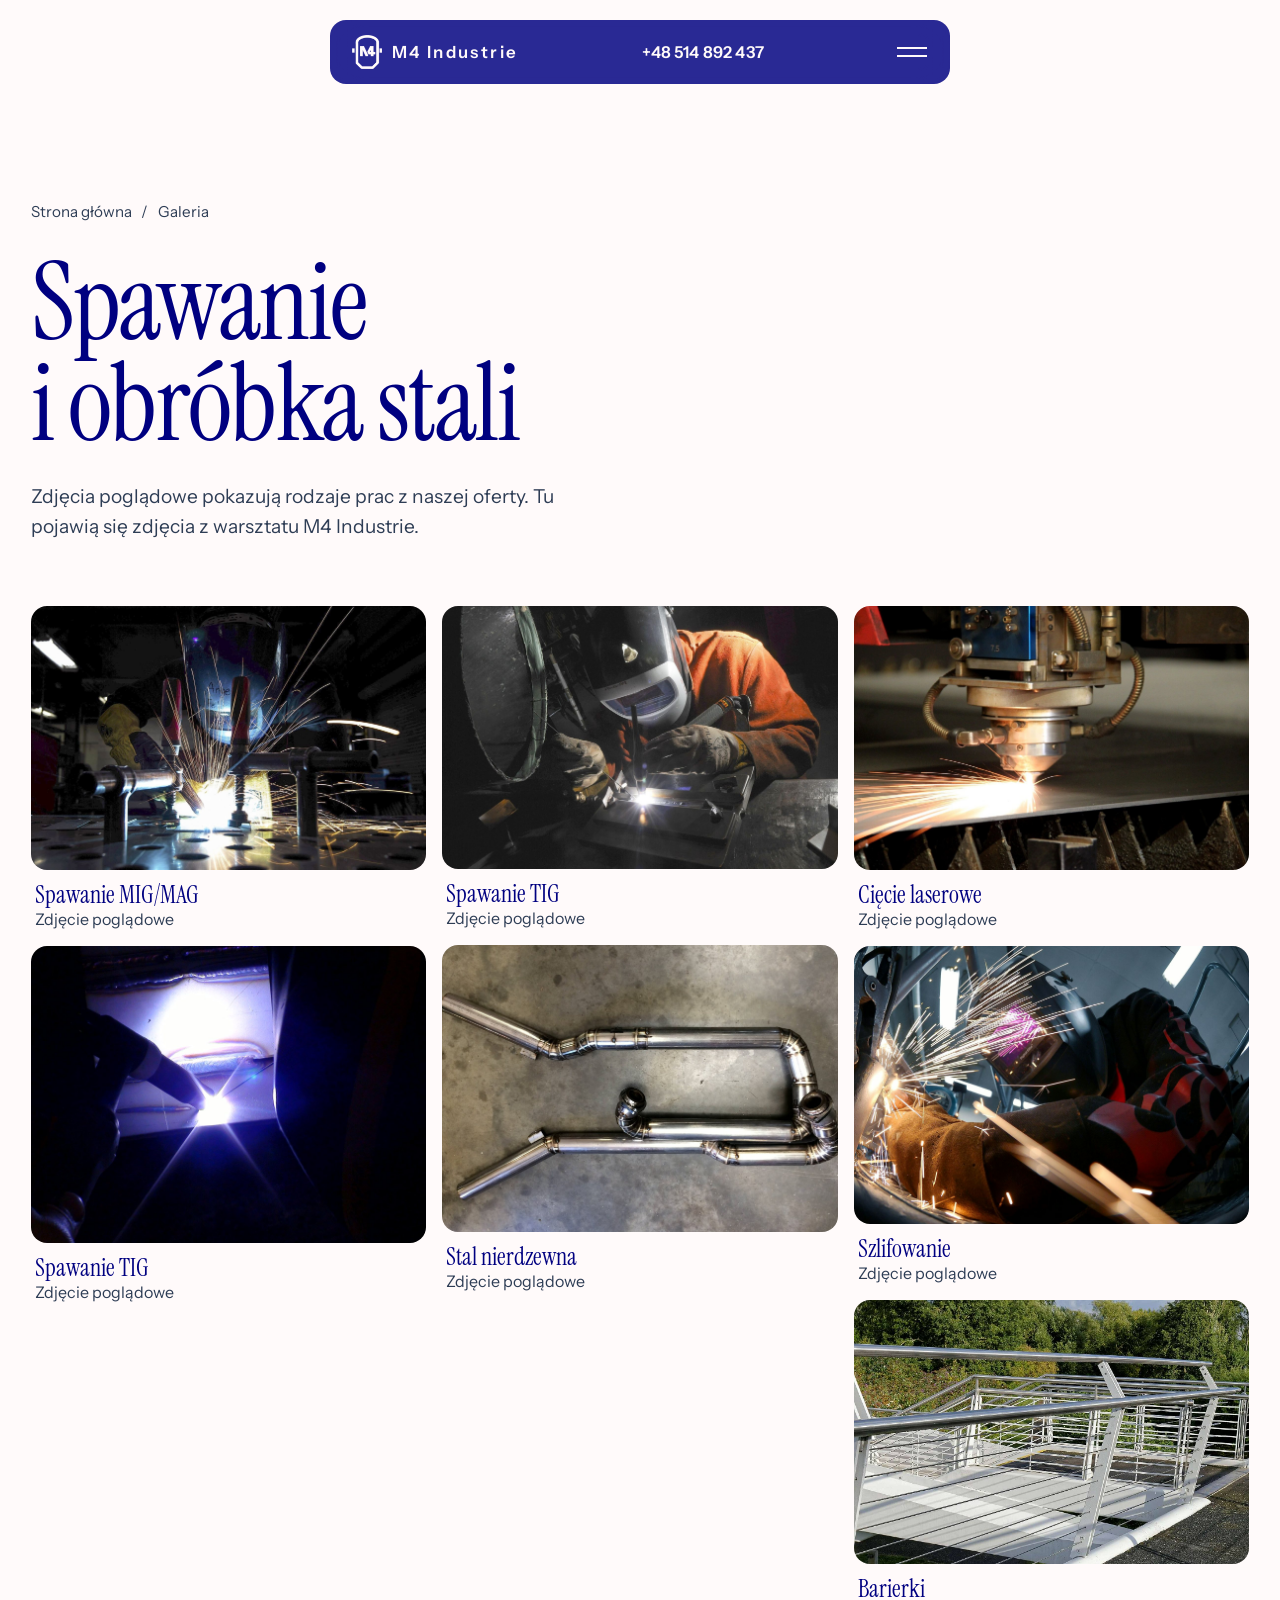
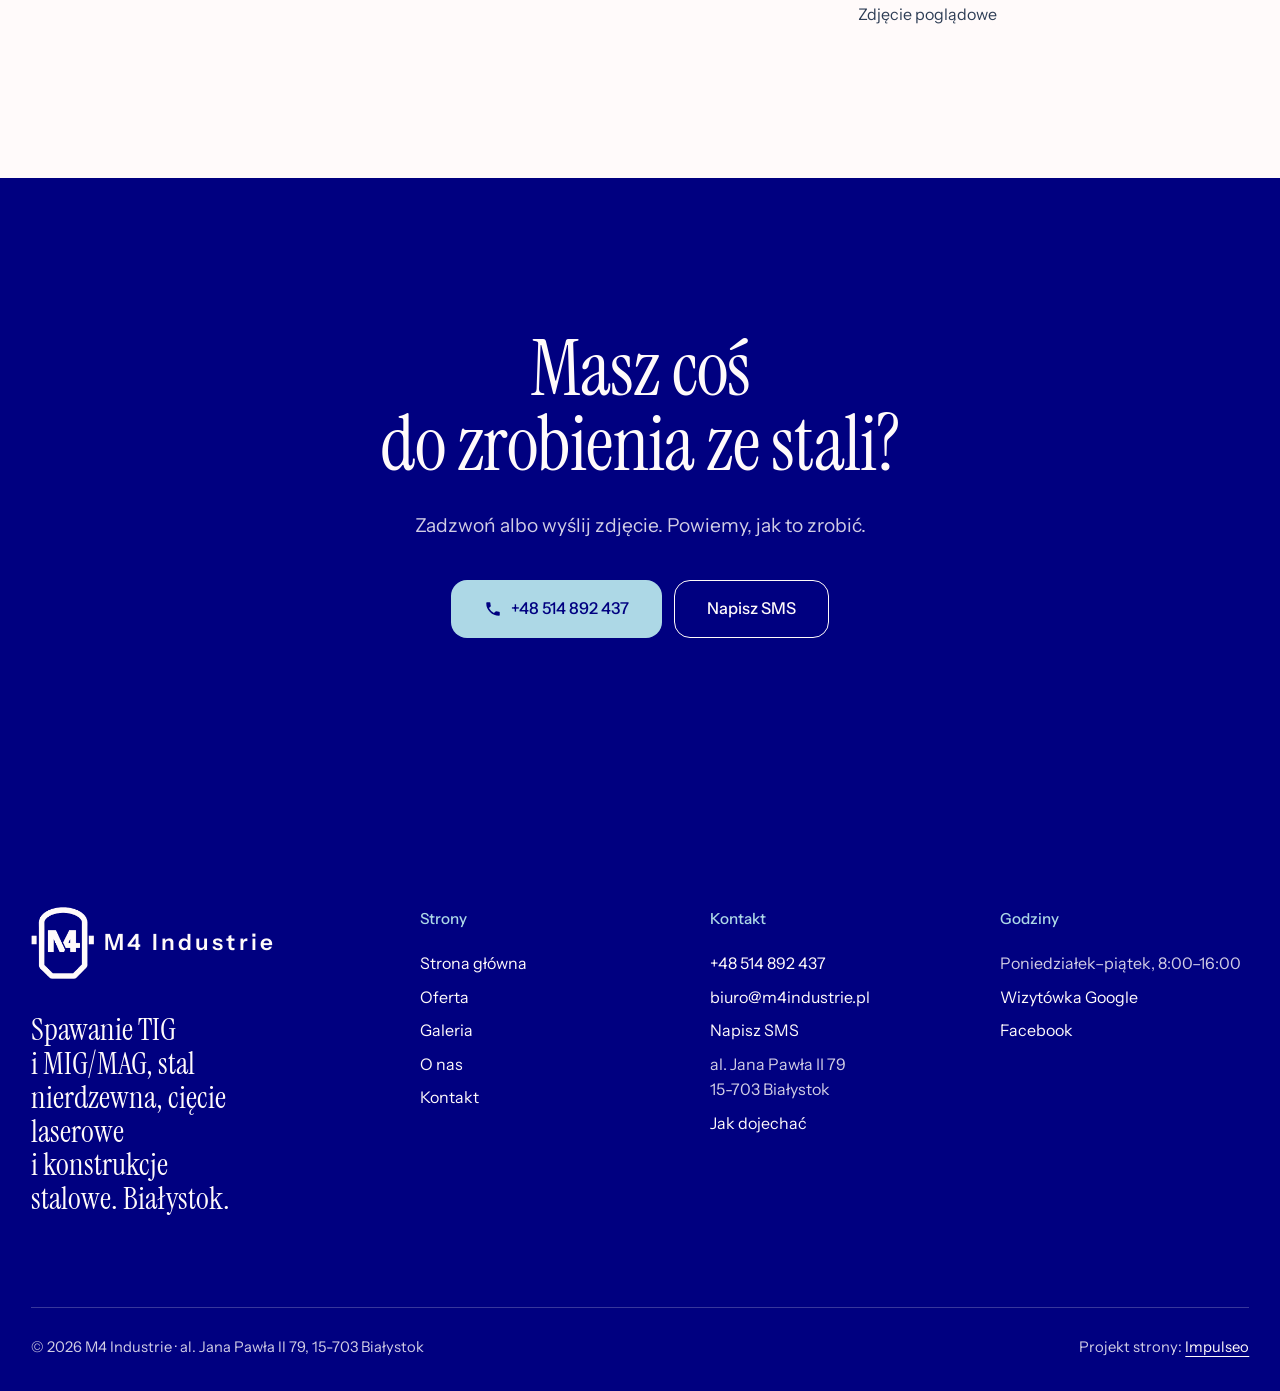
<file: realizacje.html>
<!DOCTYPE html>
<html lang="pl">
<head>
<meta charset="UTF-8">
<meta name="viewport" content="width=device-width, initial-scale=1.0">
<title>Galeria · spawanie i obróbka stali · M4 Industrie Białystok</title>
<meta name="description" content="Spawanie TIG i MIG/MAG, cięcie laserowe, stal nierdzewna i barierki. Zdjęcia poglądowe rodzajów prac, M4 Industrie z Białegostoku.">
<link rel="canonical" href="https://impulseo-pl.github.io/mariusz-saniewski/realizacje.html">
<meta name="robots" content="noindex, nofollow">
<meta name="theme-color" content="#000080">
<meta property="og:type" content="website">
<meta property="og:locale" content="pl_PL">
<meta property="og:site_name" content="M4 Industrie">
<meta property="og:title" content="Galeria · spawanie i obróbka stali · M4 Industrie Białystok">
<meta property="og:description" content="Spawanie TIG i MIG/MAG, cięcie laserowe, stal nierdzewna i barierki. Zdjęcia poglądowe rodzajów prac, M4 Industrie z Białegostoku.">
<meta property="og:url" content="https://impulseo-pl.github.io/mariusz-saniewski/realizacje.html">
<meta property="og:image" content="https://impulseo-pl.github.io/mariusz-saniewski/img/og.jpg">
<meta property="og:image:width" content="1200">
<meta property="og:image:height" content="630">
<meta name="twitter:card" content="summary_large_image">
<link rel="icon" href="img/logo.png">
<script>document.documentElement.classList.add('js')</script>
<link rel="preconnect" href="https://fonts.googleapis.com">
<link rel="preconnect" href="https://fonts.gstatic.com" crossorigin>
<link href="https://fonts.googleapis.com/css2?family=Instrument+Sans:wght@400..600&family=Instrument+Serif&display=swap" rel="stylesheet">
<link rel="stylesheet" href="assets/styles.css?v=20261118b">
<style>:root{--cacao:#000080;--bordeaux:#637689;--carmine:#000080;--brass:#ADD8E6;--bone:#FFFAFA;--bone-hi:#FFFFFF;--ink:#000080;--ink-2:#2E3D55;--on-dark:#FFFAFA;--on-dark-2:rgba(255,250,250,.82);--line:rgba(0,0,128,.16);--line-dark:rgba(255,250,250,.22)}.bordeaux{--on-dark-2:#FFFAFA}.ice,#oferta,#kontakt,.faq-sec{background:#ADD8E6}.ice .lead,#oferta .lead,#kontakt .lead,#oferta p,#kontakt p{color:#000080}#kontakt .contact-meta p,#oferta .svc-row p{color:#1B2A4A}.btn-main:hover{background:#637689}.pill{background:rgba(0,0,128,.84)}.pill.solid{background:rgba(0,0,128,.95)}.burger:hover{background:rgba(255,250,250,.12)}.js .reveal-text .w{color:rgba(255,250,250,.42)}.card::after{background:linear-gradient(180deg,rgba(0,0,0,.25) 0%,rgba(0,0,0,0) 30%,rgba(0,0,0,.78) 100%)}.card h3{text-shadow:0 2px 18px rgba(0,0,0,.7)}.form input::placeholder,.form textarea::placeholder{color:rgba(0,0,128,.7)}.lb{background:rgba(0,0,40,.94)}.btn-on-photo{background:rgba(0,0,0,.35)}.phead-img .poglad,.hero-cap,.card-cap{background:rgba(0,0,0,.6)}.pill-logo .mark{height:34px;width:auto}.foot-logo .mark{height:72px;width:auto}@media (max-width:700px){.pill-logo .word{display:inline;font-size:.92rem;letter-spacing:.04em}}.hero-img{object-position:50% 50%}</style>
<script src="assets/lenis.min.js?v=1.1.20" defer></script>
<script src="assets/main.js?v=20261118b" defer></script>
</head>
<body>
<a class="skip" href="#tresc">Przejdź do treści</a>
<header class="pill">
  <a class="pill-logo" href="index.html" aria-label="M4 Industrie - strona główna"><img class="mark" src="img/logo-znak.png" width="234" height="265" alt=""><span class="word">M4 Industrie</span></a>
  <a class="pill-phone" href="tel:+48514892437">+48 514 892 437</a>
  <button class="burger" type="button" aria-expanded="false" aria-controls="menu" aria-label="Otwórz menu"><i></i><i></i></button>
</header>
<div class="menu" id="menu" aria-hidden="true">
  <div class="menu-grid">
    <nav class="menu-links" aria-label="Menu główne">
      <a href="index.html">Strona główna</a>
      <a href="oferta.html">Oferta</a>
      <a href="realizacje.html" aria-current="page">Galeria</a>
      <a href="o-nas.html">O nas</a>
      <a href="kontakt.html">Kontakt</a>
    </nav>
    <div class="menu-side">
      <div><b>Telefon</b><a href="tel:+48514892437">+48 514 892 437</a></div>
      <div><b>Warsztat</b>al. Jana Pawła II 79, 15-703 Białystok</div>
      <div><b>Godziny</b>Poniedziałek–piątek, 8:00–16:00</div>
    </div>
  </div>
</div>
<main id="tresc">
<section class="phead bone">
  <div class="wrap">
    <nav class="crumbs" aria-label="Okruszki"><a href="index.html">Strona główna</a><span aria-hidden="true">/</span><span aria-current="page">Galeria</span></nav>
    <h1>Spawanie i&nbsp;obróbka stali</h1>
    <p class="lead">Zdjęcia poglądowe pokazują rodzaje prac z&nbsp;naszej oferty. Tu pojawią się zdjęcia z&nbsp;warsztatu M4 Industrie.</p>
  </div>
</section>
<section class="sec bone" style="padding-top:0">
  <div class="wrap">
    <div class="gal">
    <figure><button type="button" aria-label="Powiększ: Spawanie na stole spawalniczym z dociskami"><img src="img/hero.jpg" width="1600" height="1067" alt="Spawanie na stole spawalniczym z dociskami" loading="lazy"></button><figcaption><b>Spawanie MIG/MAG</b>Zdjęcie poglądowe</figcaption></figure>
    <figure><button type="button" aria-label="Powiększ: Spawanie metodą TIG"><img src="img/g3.jpg" width="1600" height="1200" alt="Spawanie metodą TIG" loading="lazy"></button><figcaption><b>Spawanie TIG</b>Zdjęcie poglądowe</figcaption></figure>
    <figure><button type="button" aria-label="Powiększ: Spawanie TIG w przyłbicy"><img src="img/ph2.jpg" width="1600" height="1063" alt="Spawanie TIG w przyłbicy" loading="lazy"></button><figcaption><b>Spawanie TIG</b>Zdjęcie poglądowe</figcaption></figure>
    <figure><button type="button" aria-label="Powiększ: Spawane rury ze stali nierdzewnej"><img src="img/g2.jpg" width="1600" height="1158" alt="Spawane rury ze stali nierdzewnej" loading="lazy"></button><figcaption><b>Stal nierdzewna</b>Zdjęcie poglądowe</figcaption></figure>
    <figure><button type="button" aria-label="Powiększ: Cięcie laserowe blachy"><img src="img/ph1.jpg" width="1600" height="1067" alt="Cięcie laserowe blachy" loading="lazy"></button><figcaption><b>Cięcie laserowe</b>Zdjęcie poglądowe</figcaption></figure>
    <figure><button type="button" aria-label="Powiększ: Szlifowanie stali"><img src="img/g4.jpg" width="1600" height="1121" alt="Szlifowanie stali" loading="lazy"></button><figcaption><b>Szlifowanie</b>Zdjęcie poglądowe</figcaption></figure>
    <figure><button type="button" aria-label="Powiększ: Barierki ze stali nierdzewnej"><img src="img/g5.jpg" width="1360" height="907" alt="Barierki ze stali nierdzewnej" loading="lazy"></button><figcaption><b>Barierki</b>Zdjęcie poglądowe</figcaption></figure>
    </div>
  </div>
</section>
<div class="lb" aria-hidden="true" role="dialog" aria-label="Powiększone zdjęcie"><div><img alt=""><p></p></div><button type="button" aria-label="Zamknij">×</button></div>
<section class="sec cacao dark band">
  <div class="wrap up">
    <h2>Masz coś do&nbsp;zrobienia ze stali?</h2>
    <p class="lead">Zadzwoń albo wyślij zdjęcie. Powiemy, jak to zrobić.</p>
    <div class="btn-row">
      <a class="btn btn-brass" href="tel:+48514892437"><svg class="ico" viewBox="0 0 24 24" fill="none" aria-hidden="true"><path d="M6.6 10.8a15.5 15.5 0 0 0 6.6 6.6l2.2-2.2a1 1 0 0 1 1-.24 11.4 11.4 0 0 0 3.6.58 1 1 0 0 1 1 1V20a1 1 0 0 1-1 1A17 17 0 0 1 3 4a1 1 0 0 1 1-1h3.5a1 1 0 0 1 1 1c0 1.25.2 2.45.57 3.57a1 1 0 0 1-.25 1L6.6 10.8Z" fill="currentColor"/></svg>+48 514 892 437</a>
      <a class="btn btn-line" href="sms:+48514892437?body=Dzie%C5%84%20dobry%2C%20pytam%20o%3A%20%28spawanie%2Fci%C4%99cie%2Fkonstrukcja%29.%20Materia%C5%82%20i%20wymiary%3A%20...">Napisz SMS</a>
    </div>
  </div>
</section>
</main>
<footer class="foot dark">
  <div class="wrap">
    <div class="foot-top">
      <div>
        <a class="foot-logo" href="index.html" aria-label="M4 Industrie - strona główna"><img class="mark" src="img/logo-znak.png" width="234" height="265" alt=""><span class="word">M4 Industrie</span></a>
        <p class="foot-claim">Spawanie TIG i&nbsp;MIG/MAG, stal nierdzewna, cięcie laserowe i&nbsp;konstrukcje stalowe. Białystok.</p>
      </div>
      <div><h4>Strony</h4><ul><li><a href="index.html">Strona główna</a></li><li><a href="oferta.html">Oferta</a></li><li><a href="realizacje.html">Galeria</a></li><li><a href="o-nas.html">O nas</a></li><li><a href="kontakt.html">Kontakt</a></li></ul></div>
      <div><h4>Kontakt</h4><ul>
        <li><a href="tel:+48514892437">+48 514 892 437</a></li><li><a href="mailto:biuro@m4industrie.pl">biuro@m4industrie.pl</a></li><li><a href="sms:+48514892437?body=Dzie%C5%84%20dobry%2C%20pytam%20o%3A%20%28spawanie%2Fci%C4%99cie%2Fkonstrukcja%29.%20Materia%C5%82%20i%20wymiary%3A%20...">Napisz SMS</a></li><li>al. Jana Pawła II 79<br>15-703 Białystok</li><li><a href="https://www.google.com/maps/place/?q=place_id:ChIJHxGFFiL9H0cROEHwIPVMXDA" target="_blank" rel="noopener">Jak dojechać</a></li>
      </ul></div>
      <div><h4>Godziny</h4><ul>
        <li>Poniedziałek–piątek, 8:00–16:00</li><li><a href="https://www.google.com/maps/place/?q=place_id:ChIJHxGFFiL9H0cROEHwIPVMXDA" target="_blank" rel="noopener">Wizytówka Google</a></li><li><a href="https://www.facebook.com/m4industrie/" target="_blank" rel="noopener">Facebook</a></li>
      </ul></div>
    </div>
    <div class="foot-bottom">
      <span>© 2026 M4 Industrie · al. Jana Pawła II 79, 15-703 Białystok</span>
      <span>Projekt strony: <a href="https://impulseo.pl" target="_blank" rel="noopener">Impulseo</a></span>
    </div>
  </div>
</footer>
<div class="callbar">
  <a class="btn btn-main" href="tel:+48514892437"><svg class="ico" viewBox="0 0 24 24" fill="none" aria-hidden="true"><path d="M6.6 10.8a15.5 15.5 0 0 0 6.6 6.6l2.2-2.2a1 1 0 0 1 1-.24 11.4 11.4 0 0 0 3.6.58 1 1 0 0 1 1 1V20a1 1 0 0 1-1 1A17 17 0 0 1 3 4a1 1 0 0 1 1-1h3.5a1 1 0 0 1 1 1c0 1.25.2 2.45.57 3.57a1 1 0 0 1-.25 1L6.6 10.8Z" fill="currentColor"/></svg>Zadzwoń</a>
  <a class="btn btn-line" href="sms:+48514892437?body=Dzie%C5%84%20dobry%2C%20pytam%20o%3A%20%28spawanie%2Fci%C4%99cie%2Fkonstrukcja%29.%20Materia%C5%82%20i%20wymiary%3A%20...">Napisz SMS</a>
</div>
</body>
</html>
</file>
<file: assets/styles.css>
/* Silnik dem Impulseo (11.2026). Układ wg thefitouter.com: menu-pigułka, wielki szeryf, tekst odsłaniany słowo po słowie,
   lista usług, karty rozwijane przy przewijaniu. Paleta 60-30-10: Bone (tło) / Bordeaux + Cacao (sekcje, stopka) / Carmine + Brass (przyciski).
   Kroje: Instrument Serif + Instrument Sans. Dane klienta NIE trafiają do tego pliku (tylko do tresc.py i <style> w HTML). */
:root{
  --cacao:#240808;
  --bordeaux:#6E151A;
  --carmine:#B32E33;
  --brass:#CD9F65;
  --bone:#F0E6CB;
  --bone-hi:#FAF4E2;           /* pola formularza na tle Bone */
  --ink:var(--cacao);          /* tekst na Bone: 16:1 */
  --ink-2:var(--bordeaux);     /* tekst drugi na Bone: 9:1 */
  --on-dark:var(--bone);       /* tekst na Bordeaux 9:1, na Cacao 15:1 */
  --on-dark-2:rgba(240,230,203,.74);
  --line:rgba(36,8,8,.16);
  --line-dark:rgba(240,230,203,.18);
  --f-serif:"Instrument Serif",Georgia,"Times New Roman",serif;
  --f-sans:"Instrument Sans",system-ui,-apple-system,"Segoe UI",Roboto,Arial,sans-serif;
  --gut:clamp(16px,2.4vw,32px);
  --wrap:1440px;
  --r:18px;
  --ease:cubic-bezier(.16,.84,.44,1);
}
*,*::before,*::after{box-sizing:border-box}
html{-webkit-text-size-adjust:100%}
body{margin:0;background:var(--bone);color:var(--ink);font-family:var(--f-sans);font-size:1.125rem;line-height:1.6;-webkit-font-smoothing:antialiased;overflow-x:clip}
img{display:block;max-width:100%;height:auto}
a{color:inherit}
p{margin:0}
h1,h2,h3{margin:0;font-family:var(--f-serif);font-weight:400;line-height:1.02;letter-spacing:-.01em;text-wrap:balance}
p,li{text-wrap:pretty}
ul{margin:0;padding:0;list-style:none}
:focus-visible{outline:2px solid var(--carmine);outline-offset:3px}
.dark :focus-visible{outline-color:var(--brass)}
.skip{position:absolute;left:-9999px;top:8px;z-index:300;background:var(--cacao);color:var(--bone);padding:.6rem 1rem;border-radius:10px}
.skip:focus{left:8px}
.wrap{max-width:var(--wrap);margin:0 auto;padding-inline:var(--gut)}
.sr{position:absolute;width:1px;height:1px;overflow:hidden;clip:rect(0 0 0 0);white-space:nowrap}

/* ---------- sekcje i kolory ---------- */
.sec{padding-block:clamp(96px,12vw,180px)}
.bone{background:var(--bone);color:var(--ink)}
.dark{color:var(--on-dark)}
.bordeaux{background:var(--bordeaux)}
.cacao{background:var(--cacao)}
.dark h2,.dark h3{color:var(--bone)}
.label{font-family:var(--f-sans);font-size:1rem;font-weight:500;line-height:1.3;color:var(--ink)}
.dark .label{color:var(--bone)}
.label-serif{font-family:var(--f-serif);font-size:clamp(2.2rem,3.4vw,3.2rem);line-height:1;color:var(--bordeaux)}
.dark .label-serif{color:var(--brass)}
.lead{font-size:clamp(1.08rem,1rem + .25vw,1.25rem);line-height:1.55;color:var(--ink-2);max-width:36rem}
.dark .lead{color:var(--on-dark-2)}

/* ---------- przyciski (10%: Carmine na jasnym, Brass na ciemnym) ---------- */
.btn{display:inline-flex;align-items:center;justify-content:center;gap:.6rem;min-height:3.6rem;padding:1rem 2rem;border-radius:16px;border:1.5px solid transparent;font:500 1.02rem/1.2 var(--f-sans);text-decoration:none;cursor:pointer;
  transition:background-color .5s var(--ease),color .5s var(--ease),border-color .5s var(--ease),transform .5s var(--ease)}
.btn:active{transform:scale(.98)}
.btn-main{background:var(--carmine);color:var(--bone)}
.btn-main:hover{background:var(--bordeaux)}
.btn-brass{background:var(--brass);color:var(--cacao)}
.btn-brass:hover{background:var(--bone)}
.btn-line{border-color:currentColor;color:var(--ink);background:transparent}
.btn-line:hover{background:var(--cacao);border-color:var(--cacao);color:var(--bone)}
.dark .btn-line{color:var(--bone)}
.dark .btn-line:hover{background:var(--bone);border-color:var(--bone);color:var(--cacao)}
.btn-sm{min-height:2.8rem;padding:.7rem 1.3rem;font-size:.95rem;border-radius:12px}
.btn-row{display:flex;flex-wrap:wrap;gap:12px}
.ico{width:18px;height:18px;flex:none}
.link{display:inline-flex;align-items:center;gap:.5rem;font-weight:500;text-decoration:none;border-bottom:1.5px solid currentColor;padding-bottom:3px;color:var(--bordeaux);transition:gap .4s var(--ease)}
.link:hover{gap:.85rem}
.dark .link{color:var(--brass)}

/* ---------- menu-pigułka ---------- */
.pill{position:fixed;top:20px;left:50%;transform:translateX(-50%);z-index:100;width:min(620px,calc(100% - 32px));height:64px;display:flex;align-items:center;gap:16px;padding:0 14px 0 22px;border-radius:16px;
  background:rgba(36,8,8,.84);color:var(--bone);-webkit-backdrop-filter:blur(16px) saturate(1.2);backdrop-filter:blur(16px) saturate(1.2);transition:background-color .5s var(--ease)}
.pill.solid{background:rgba(36,8,8,.94)}
.pill-logo{display:block;width:86px;flex:none;color:var(--bone)}
.pill-logo svg{display:block;width:100%;height:auto}
.pill-logo svg path{fill:currentColor}
.pill-phone{flex:1;text-align:center;font-weight:600;font-size:1.02rem;letter-spacing:.01em;text-decoration:none;white-space:nowrap}
.pill-phone:hover{color:var(--brass)}
.pill-cta{flex:none}
.burger{flex:none;width:48px;height:48px;display:flex;flex-direction:column;gap:6px;align-items:center;justify-content:center;background:transparent;border:0;color:var(--bone);cursor:pointer;border-radius:12px}
.burger:hover{background:rgba(240,230,203,.1)}
.burger i{display:block;width:30px;height:2px;background:currentColor;transition:transform .4s var(--ease)}
.menu-open .burger i:first-child{transform:translateY(4px) rotate(45deg)}
.menu-open .burger i:last-child{transform:translateY(-4px) rotate(-45deg)}

.menu{position:fixed;inset:0;z-index:90;background:var(--cacao);color:var(--bone);display:flex;flex-direction:column;justify-content:flex-end;padding:120px var(--gut) clamp(32px,5vw,56px);
  clip-path:inset(0 0 100% 0);visibility:hidden;transition:clip-path .8s var(--ease),visibility 0s linear .8s}
.menu-open .menu{clip-path:inset(0 0 0 0);visibility:visible;transition:clip-path .8s var(--ease)}
.menu-grid{display:grid;grid-template-columns:1.4fr 1fr;gap:40px;align-items:end;max-width:var(--wrap);width:100%;margin:0 auto}
.menu-links a{display:block;font-family:var(--f-serif);font-size:clamp(3rem,8vw,7rem);line-height:1.02;text-decoration:none;color:var(--bone);transition:color .4s var(--ease),padding .5s var(--ease)}
.menu-links a:hover,.menu-links a[aria-current="page"]{color:var(--brass)}
.menu-links a:hover{padding-left:.15em}
.menu-side{display:grid;gap:22px;font-size:1.05rem;color:var(--on-dark-2)}
.menu-side b{display:block;color:var(--bone);font-weight:500;font-size:.95rem;margin-bottom:4px}
.menu-side a{color:var(--bone)}
.menu-open body{overflow:hidden}

/* ---------- hero ---------- */
.hero{position:relative;height:100svh;min-height:600px;overflow:hidden;background:var(--cacao);color:var(--bone);isolation:isolate}
.hero-img{position:absolute;inset:-4% 0 0;width:100%;height:108%;object-fit:cover;object-position:50% 60%;z-index:-2;will-change:transform}
.hero::after{content:"";position:absolute;inset:0;z-index:-1;background:linear-gradient(180deg,rgba(0,0,0,.42) 0%,rgba(0,0,0,0) 26%,rgba(0,0,0,.06) 50%,rgba(0,0,0,.66) 100%)}
.hero-in{position:absolute;left:0;right:0;bottom:0;padding:0 var(--gut) clamp(28px,4vw,48px);display:grid;grid-template-columns:1fr auto;align-items:end;gap:28px}
.hero h1{font-size:clamp(3.4rem,9.2vw,8.8rem);line-height:.92;color:var(--bone);letter-spacing:-.02em;max-width:17ch;text-shadow:0 2px 30px rgba(0,0,0,.25)}
.hero-side{display:grid;gap:18px;justify-items:end;text-align:right;max-width:22rem;padding-bottom:.6rem}
.hero-side p{font-size:1.05rem;line-height:1.5;color:var(--bone);text-shadow:0 1px 10px rgba(0,0,0,.45)}

/* ---------- O nas (dwie kolumny) ---------- */
.about{display:grid;grid-template-columns:1fr 1fr;gap:clamp(32px,5vw,80px)}
.about-left{display:grid;align-content:start;gap:clamp(28px,4vw,56px)}
.about-fig{margin:0;border-radius:var(--r);overflow:hidden;max-width:520px}
.about-fig img{width:100%;aspect-ratio:3/2;object-fit:cover}
.statement{text-wrap:balance;font-family:var(--f-serif);font-size:clamp(2rem,3.5vw,3.4rem);line-height:1.08;color:var(--ink)}
.about-right .lead{margin-top:clamp(28px,3vw,40px);max-width:30rem}
.about-right .btn-row{margin-top:36px}

/* ---------- tekst odsłaniany słowo po słowie ---------- */
.reveal-sec{position:relative;height:170vh}
.reveal-stick{position:sticky;top:0;height:100svh;display:grid;grid-template-columns:1.6fr 1fr;align-items:center;gap:clamp(32px,5vw,80px);padding:96px var(--gut) 48px;max-width:var(--wrap);margin:0 auto}
.reveal-main{display:grid;gap:28px}
.reveal-aside{display:grid;gap:14px;align-content:center;padding-left:clamp(24px,3vw,48px);border-left:1px solid var(--line-dark);color:var(--on-dark-2)}
.reveal-phone{font-family:var(--f-serif);font-size:clamp(2.2rem,3.6vw,3.4rem);line-height:1;color:var(--brass);text-decoration:none}
.reveal-phone:hover{color:var(--bone)}
.reveal-text{font-family:var(--f-serif);font-size:clamp(1.9rem,4.1vw,3.9rem);line-height:1.1;color:var(--bone);max-width:30ch}
.js .reveal-text .w{color:rgba(240,230,203,.45);transition:color .25s linear}
.js .reveal-text .w.on{color:var(--bone)}

/* ---------- lista usług ---------- */
.svc{display:grid;grid-template-columns:minmax(120px,.5fr) 3fr;gap:clamp(20px,3vw,48px)}
.svc-list{display:grid}
.svc-row{display:grid;grid-template-columns:1fr 1.25fr;gap:clamp(20px,4vw,72px);padding:clamp(28px,4vw,56px) 0;border-top:1px solid var(--line);text-decoration:none;color:inherit}
.svc-row:last-child{border-bottom:1px solid var(--line)}
.svc-row h3{font-size:clamp(2rem,3.4vw,3.2rem);line-height:1.02;color:var(--ink);transition:color .5s var(--ease)}
.svc-row p{font-family:var(--f-serif);font-size:clamp(1.45rem,2.3vw,2.2rem);line-height:1.12;color:var(--bordeaux)}
.js .svc-row p{opacity:.5;transition:opacity .9s var(--ease)}
.js .svc-row.on p{opacity:1}
.svc-row:hover h3{color:var(--carmine)}
.svc-foot{margin-top:48px}

/* ---------- karty rozwijane przy przewijaniu ---------- */
.cards{padding-block:clamp(48px,6vw,96px)}
.card-wrap{position:relative;height:125vh}
.card-wrap+.card-wrap{margin-top:-15vh}
.card-stick{position:sticky;top:0;height:100svh;display:grid;place-items:center;overflow:hidden}
.card{--p:0;position:relative;width:calc(46vw + 54vw * var(--p));height:calc(50svh + 50svh * var(--p));border-radius:calc(28px + 32px * var(--p));overflow:hidden;color:var(--bone);text-decoration:none;isolation:isolate;display:block;background:#3a1512}
.card img{position:absolute;inset:0;width:100%;height:100%;object-fit:cover;z-index:-2;transform:scale(calc(1.04 - .04 * var(--p)))}
.card::after{content:"";position:absolute;inset:0;z-index:-1;background:linear-gradient(180deg,rgba(36,8,8,.25) 0%,rgba(36,8,8,0) 30%,rgba(36,8,8,.84) 100%)}
.card-in{position:absolute;left:0;right:0;bottom:calc(28px + 52px * var(--p));display:grid;justify-items:center;gap:22px;text-align:center;padding:0 24px}
.card h3{font-size:clamp(2.2rem,calc(2.2rem + 2.4vw * var(--p)),5rem);color:var(--brass);text-shadow:0 2px 18px rgba(36,8,8,.75)}
.card .btn{pointer-events:none}
.card:hover .btn{background:var(--bordeaux)}

/* ---------- opinie ---------- */
.quotes-head{display:flex;justify-content:space-between;align-items:end;gap:24px;flex-wrap:wrap}
.quote-stage{position:relative;margin-top:clamp(28px,4vw,48px);min-height:var(--qh,auto)}
.quote{margin:0}
.js .quote{position:absolute;inset:0 0 auto 0;opacity:0;visibility:hidden;transform:translateY(16px);transition:opacity .7s var(--ease),transform .7s var(--ease),visibility 0s linear .7s}
.js .quote.on{position:relative;opacity:1;visibility:visible;transform:none;transition:opacity .7s var(--ease),transform .7s var(--ease)}
.quote blockquote{margin:0;font-family:var(--f-serif);font-size:clamp(1.8rem,3.3vw,3.1rem);line-height:1.1;color:var(--bone);max-width:34ch}
.quote figcaption{margin-top:32px;font-size:1rem;line-height:1.4}
.quote figcaption b{display:block;font-weight:600;color:var(--bone)}
.quote figcaption span{color:var(--on-dark-2)}
.quote+.quote{margin-top:48px}
.js .quote+.quote{margin-top:0}
.quote-nav{display:flex;align-items:center;justify-content:space-between;gap:24px;margin-top:40px;flex-wrap:wrap}
.arrows{display:flex;gap:8px}
.arrow{width:56px;height:56px;border-radius:14px;border:1.5px solid var(--line-dark);background:transparent;color:var(--brass);display:grid;place-items:center;cursor:pointer;transition:background-color .4s var(--ease),color .4s var(--ease),border-color .4s var(--ease)}
.arrow:hover{background:var(--brass);border-color:var(--brass);color:var(--cacao)}
.arrow svg{width:22px;height:22px}
.no-js-hide{display:none}
.js .no-js-hide{display:flex}
.rating{display:inline-flex;align-items:center;gap:10px;color:var(--bone);text-decoration:none;font-size:1rem}
.rating b{font-family:var(--f-serif);font-weight:400;font-size:2rem;line-height:1;color:var(--brass)}
.rating:hover span{text-decoration:underline;text-underline-offset:4px}

/* ---------- kontakt + formularz ---------- */
.contact{display:grid;grid-template-columns:1fr 1fr;gap:clamp(40px,5vw,80px)}
.contact h2{font-size:clamp(2.6rem,4.6vw,4.4rem);color:var(--bordeaux)}
.big-addr{margin-top:clamp(24px,3vw,40px);font-family:var(--f-serif);font-size:clamp(1.9rem,3vw,2.9rem);line-height:1.08;color:var(--ink)}
.contact-meta{margin-top:36px;display:grid;gap:18px;font-size:1.02rem;color:var(--ink-2)}
.contact-meta b{display:block;color:var(--ink);font-weight:600}
.contact-meta a{color:var(--ink)}
.big-phone{display:block;font-family:var(--f-serif);font-size:clamp(2.4rem,4.6vw,4.4rem);line-height:1;color:var(--ink);text-decoration:none;text-align:right}
.big-phone:hover{color:var(--carmine)}
.contact-right .lead{margin-top:28px;max-width:28rem}
.form{margin-top:40px;display:grid;gap:12px;max-width:500px}
.form label{display:block}
.form input,.form textarea{width:100%;font:inherit;font-size:1.05rem;color:var(--ink);background:var(--bone-hi);border:1px solid var(--line);border-radius:16px;padding:1.05rem 1.3rem;transition:border-color .3s var(--ease),background-color .3s var(--ease)}
.form textarea{min-height:180px;resize:vertical}
.form input::placeholder,.form textarea::placeholder{color:rgba(110,21,26,.78)}
.form input:focus,.form textarea:focus{outline:none;border-color:var(--carmine);background:#fff}
.form .btn{justify-self:start;margin-top:20px;min-width:11rem}
.form-note{font-size:.92rem;color:var(--ink-2)}

/* ---------- nagłówek podstrony ---------- */
.phead{padding:clamp(140px,16vw,200px) 0 clamp(40px,5vw,72px)}
.crumbs{display:flex;gap:.6rem;font-size:.95rem;color:var(--ink-2)}
.crumbs a{color:var(--ink-2);text-decoration:none}
.crumbs a:hover{text-decoration:underline;text-underline-offset:4px}
.phead h1{margin-top:28px;font-size:clamp(3.2rem,8.4vw,8rem);line-height:.94;letter-spacing:-.02em;max-width:14ch}
.phead .lead{margin-top:28px}
.phead-img{margin:0 var(--gut);border-radius:clamp(20px,3vw,40px);overflow:hidden;height:min(72svh,760px);background:var(--cacao)}
.phead-img img{width:100%;height:100%;object-fit:cover}

/* ---------- oferta: bloki usług ---------- */
.offer{display:grid;gap:clamp(96px,11vw,170px)}
.off{display:grid;grid-template-columns:1fr 1fr;gap:clamp(32px,6vw,96px);align-items:center;scroll-margin-top:120px}
.off:nth-child(even) .off-fig{order:2}
.off-fig{margin:0;border-radius:var(--r);overflow:hidden;background:var(--bone-hi)}
.off-fig img{width:100%;height:auto}
.off h2{font-size:clamp(2.6rem,4.4vw,4.2rem)}
.off p{margin-top:22px;color:var(--ink-2);max-width:34rem}
.off ul{margin-top:28px;border-top:1px solid var(--line)}
.off li{padding:16px 0;border-bottom:1px solid var(--line);font-family:var(--f-serif);font-size:1.5rem;line-height:1.2}
.off .btn{margin-top:32px}

/* lista na ciemnym (marki, liczby, powody) */
.rows{display:grid;grid-template-columns:minmax(120px,.5fr) 3fr;gap:clamp(20px,3vw,48px)}
.rows-list>div{display:grid;grid-template-columns:1fr 1.25fr;gap:clamp(20px,4vw,72px);padding:clamp(24px,3.4vw,44px) 0;border-top:1px solid var(--line-dark)}
.rows-list>div:last-child{border-bottom:1px solid var(--line-dark)}
.rows-list dt,.rows-list h3{font-family:var(--f-serif);font-size:clamp(2rem,3.4vw,3.2rem);line-height:1.02;color:var(--brass)}
.rows-list dd,.rows-list p{margin:0;font-family:var(--f-serif);font-size:clamp(1.4rem,2.2vw,2.1rem);line-height:1.14;color:var(--bone)}
.bone .rows-list>div{border-color:var(--line)}
.bone .rows-list dt,.bone .rows-list h3{color:var(--ink)}
.bone .rows-list dd,.bone .rows-list p{color:var(--bordeaux)}

/* ---------- realizacje ---------- */
.gal{columns:3 320px;column-gap:16px}
.gal figure{margin:0 0 16px;break-inside:avoid}
.gal button{display:block;width:100%;padding:0;border:0;background:var(--bone-hi);border-radius:16px;overflow:hidden;cursor:zoom-in}
.gal img{width:100%;height:auto;transition:transform 1.4s var(--ease)}
.gal button:hover img{transform:scale(1.04)}
.gal figcaption{padding:12px 4px 0;font-size:1rem;line-height:1.4;color:var(--ink-2)}
.gal figcaption b{display:block;font-family:var(--f-serif);font-weight:400;font-size:1.5rem;line-height:1.1;color:var(--ink)}
.lb{position:fixed;inset:0;z-index:200;background:rgba(36,8,8,.94);display:grid;place-items:center;padding:24px;opacity:0;visibility:hidden;transition:opacity .4s var(--ease),visibility 0s linear .4s}
.lb.on{opacity:1;visibility:visible;transition:opacity .4s var(--ease)}
.lb img{max-width:min(1400px,100%);max-height:82svh;width:auto;border-radius:14px}
.lb p{margin-top:16px;color:var(--bone);text-align:center}
.lb button{position:absolute;top:20px;right:20px;width:52px;height:52px;border-radius:14px;border:1.5px solid var(--line-dark);background:transparent;color:var(--bone);font-size:1.8rem;line-height:1;cursor:pointer}

/* ---------- godziny, FAQ ---------- */
.hours{width:100%;border-collapse:collapse;font-size:1.05rem}
.hours td{padding:14px 0;border-bottom:1px solid var(--line)}
.hours td+td{text-align:right}
.faq{display:grid;grid-template-columns:minmax(120px,.5fr) 3fr;gap:clamp(20px,3vw,48px)}
.faq details{border-top:1px solid var(--line)}
.faq details:last-child{border-bottom:1px solid var(--line)}
.faq summary{display:flex;justify-content:space-between;align-items:center;gap:24px;padding:28px 0;cursor:pointer;list-style:none;font-family:var(--f-serif);font-size:clamp(1.6rem,2.6vw,2.4rem);line-height:1.1}
.faq summary::-webkit-details-marker{display:none}
.faq summary::after{content:"+";flex:none;width:44px;height:44px;display:grid;place-items:center;border-radius:12px;border:1.5px solid var(--line);font-family:var(--f-sans);font-size:1.4rem;color:var(--carmine);transition:transform .4s var(--ease)}
.faq details[open] summary::after{transform:rotate(45deg)}
.faq details p{padding:0 0 28px;max-width:44rem;color:var(--ink-2)}

/* ---------- pas wezwania (ciemny) ---------- */
.band{text-align:center}
.band h2{font-size:clamp(2.8rem,6vw,6rem);line-height:.98;max-width:16ch;margin:0 auto}
.band .lead{margin:28px auto 0}
.band .btn-row{justify-content:center;margin-top:40px}

/* ---------- stopka (Cacao) ---------- */
.foot{background:var(--cacao);color:var(--on-dark-2);padding:clamp(80px,9vw,128px) 0 0;font-size:1rem}
.foot-top{display:grid;grid-template-columns:1.4fr 1fr 1fr 1fr;gap:40px}
.foot-logo{display:block;width:150px;color:var(--bone)}
.foot-logo svg{width:100%;height:auto;display:block}
.foot-logo svg path{fill:currentColor}
.foot-claim{margin-top:28px;font-family:var(--f-serif);font-size:clamp(1.6rem,2.4vw,2.2rem);line-height:1.1;color:var(--bone);max-width:16ch}
.foot h4{margin:0 0 16px;font-size:.95rem;font-weight:500;color:var(--brass)}
.foot li{padding:4px 0}
.foot a{color:var(--bone);text-decoration:none}
.foot a:hover{color:var(--brass)}
.foot-bottom{display:flex;justify-content:space-between;flex-wrap:wrap;gap:16px;margin-top:clamp(64px,7vw,100px);padding:28px 0 32px;border-top:1px solid var(--line-dark);font-size:.92rem}
.foot-bottom a{text-decoration:underline;text-underline-offset:4px}

/* ---------- pasek „zadzwoń” na telefonie ---------- */
.callbar{display:none}

/* ---------- wejścia sekcji ---------- */
.js .up{opacity:0;transform:translateY(28px);transition:opacity 1s var(--ease),transform 1s var(--ease)}
.js .up.in{opacity:1;transform:none}

/* ---------- responsywność ---------- */
@media (max-width:1000px){
  .about,.contact{grid-template-columns:1fr}
  .big-phone{text-align:left}
  .svc,.rows,.faq{grid-template-columns:1fr}
  .off{grid-template-columns:1fr}
  .off:nth-child(even) .off-fig{order:0}
  .foot-top{grid-template-columns:1fr 1fr}
  .menu-grid{grid-template-columns:1fr}
}
@media (max-width:700px){
  body{font-size:1.0625rem;padding-bottom:76px}
  .pill{top:12px;height:58px;padding:0 8px 0 16px;gap:8px}
  .pill-logo{width:74px}
  .pill-phone{font-size:.95rem}
  .pill-cta{display:none}
  .hero{height:calc(100svh - 76px);min-height:560px}
  .hero-in{grid-template-columns:1fr;gap:22px}
  .hero-side{justify-items:start;text-align:left}
  .hero h1{font-size:clamp(3rem,14vw,4.6rem)}
  .svc-row,.rows-list>div{grid-template-columns:1fr;gap:12px}
  .card{width:calc(88vw + 12vw * var(--p));height:calc(62svh + 38svh * var(--p))}
  .card-wrap{height:115vh}
  .reveal-sec{height:auto}
  .reveal-stick{position:static;height:auto;grid-template-columns:1fr;padding-block:96px}
  .js .reveal-text .w{color:var(--bone)}
  .reveal-aside{padding-left:0;border-left:0;border-top:1px solid var(--line-dark);padding-top:28px}
  .hero-call{display:none}
  .foot-top{grid-template-columns:1fr}
  .callbar{position:fixed;left:0;right:0;bottom:0;z-index:80;display:grid;grid-template-columns:1.3fr 1fr;gap:8px;padding:10px 12px calc(10px + env(safe-area-inset-bottom));background:var(--cacao)}
  .callbar .btn{min-height:3.2rem;padding:.7rem 1rem;font-size:.98rem}
  .callbar .btn-line{color:var(--bone)}
}
@media (prefers-reduced-motion:reduce){
  *,*::before,*::after{transition:none!important;animation:none!important}
  .reveal-sec,.card-wrap{height:auto}
  .reveal-stick,.card-stick{position:static;height:auto;padding-block:96px}
  .card-wrap+.card-wrap{margin-top:0}
  .card{--p:.6!important}
  .js .reveal-text .w{color:var(--bone)}
  .js .svc-row p{opacity:1}
}

/* ---------- poprawki po radzie (18.11) ---------- */
.hero-kicker{font-size:1.05rem;font-weight:500;color:var(--bone);margin-bottom:18px;text-shadow:0 1px 10px rgba(0,0,0,.5)}
.btn-on-photo{color:var(--bone);border-color:var(--bone);background:rgba(36,8,8,.35);-webkit-backdrop-filter:blur(6px);backdrop-filter:blur(6px)}
.btn-on-photo:hover{background:var(--bone);border-color:var(--bone);color:var(--cacao)}
.hero-side .btn-row{justify-content:flex-end}
.facts{padding-block:clamp(24px,3vw,36px)}
.facts-list{display:grid;grid-template-columns:repeat(4,minmax(0,1fr));gap:20px 40px}
.facts-list li{display:grid;gap:2px;font-size:.98rem;line-height:1.4;color:var(--on-dark-2)}
.facts-list b{font-family:var(--f-serif);font-weight:400;font-size:1.6rem;line-height:1.1;color:var(--brass)}
.poglad{font-size:.85rem;color:var(--ink-2);padding-top:8px}
.phead-img{position:relative}
.phead-img .poglad{position:absolute;right:16px;bottom:14px;padding:6px 10px;border-radius:8px;background:rgba(36,8,8,.6);color:var(--bone)}
.map{margin-top:36px;border-radius:var(--r);overflow:hidden;aspect-ratio:4/3;background:var(--bone-hi);border:1px solid var(--line)}
.map iframe{display:block;width:100%;height:100%;border:0;filter:grayscale(.55) contrast(1.02)}
.form-note a{color:var(--ink)}
@media (max-width:700px){
  .hero-side .btn-row{justify-content:flex-start}
  .facts-list b{font-size:1.35rem}
}
@media (max-width:700px){
  .hero::after{background:linear-gradient(180deg,rgba(0,0,0,.4) 0%,rgba(0,0,0,0) 22%,rgba(0,0,0,.35) 45%,rgba(0,0,0,.8) 72%,rgba(0,0,0,.86) 100%)}
}
@media (max-width:700px){
  .facts-list{grid-template-columns:1fr;gap:12px}
  .facts-list li{grid-template-columns:minmax(0,9.5rem) minmax(0,1fr);align-items:baseline;gap:12px}
}

/* ---------- znak (logo jako obrazek w kolorze z palety) ---------- */
.pill-logo,.foot-logo{display:inline-flex;align-items:center;gap:10px;text-decoration:none;width:auto}
.mark{display:block;width:30px;height:30px;object-fit:contain;flex:none}
.word{font-family:var(--f-sans);font-weight:600;font-size:1.05rem;letter-spacing:.14em}
.foot-logo .mark{width:52px;height:52px}
.foot-logo .word{font-size:1.4rem}
.quote-single .quote{position:relative;opacity:1;visibility:visible;transform:none}
@media (max-width:700px){.pill-logo .word{display:none}}

/* ---------- poprawki po radzie (18.11) ---------- */
.card{max-width:1440px}
.cards-foot{display:flex;justify-content:center;padding-top:clamp(24px,4vw,48px)}
.opinie-mini{padding-block:clamp(56px,6vw,88px)}
.opinie-in{display:flex;justify-content:space-between;align-items:center;gap:32px 64px;flex-wrap:wrap}
.quote-mini{margin:0;max-width:40rem}
.quote-mini blockquote{margin:0;font-family:var(--f-serif);font-size:clamp(1.6rem,2.6vw,2.4rem);line-height:1.1;color:var(--bone)}
.quote-mini figcaption{margin-top:14px;font-size:.98rem;color:var(--on-dark-2)}
.opinie-links{display:grid;gap:16px}

/* ---------- dwie opinie, przyciski kontaktu ---------- */
.quotes-two{display:grid;grid-template-columns:1fr 1fr;gap:32px 64px;width:100%}
.contact-cta{margin-top:32px;display:flex;flex-wrap:wrap;gap:12px}
@media (max-width:700px){.quotes-two{grid-template-columns:1fr}}

/* ---------- poprawki po radzie (18.11) ---------- */
.facts-list li{white-space:normal}
.facts-list li b+*{white-space:nowrap}
.about-fig .poglad{display:block}
@media (max-width:700px){#kontakt .contact-cta{display:none}}

/* ---------- podpisy zdjęć poglądowych na zdjęciach pełnoekranowych ---------- */
.hero-cap,.card-cap{position:absolute;z-index:2;padding:6px 10px;border-radius:8px;background:rgba(36,8,8,.6);color:var(--bone);font-size:.82rem;line-height:1.2}
.hero-cap{right:var(--gut);top:100px}
.card-cap{left:20px;top:20px}
</file>
